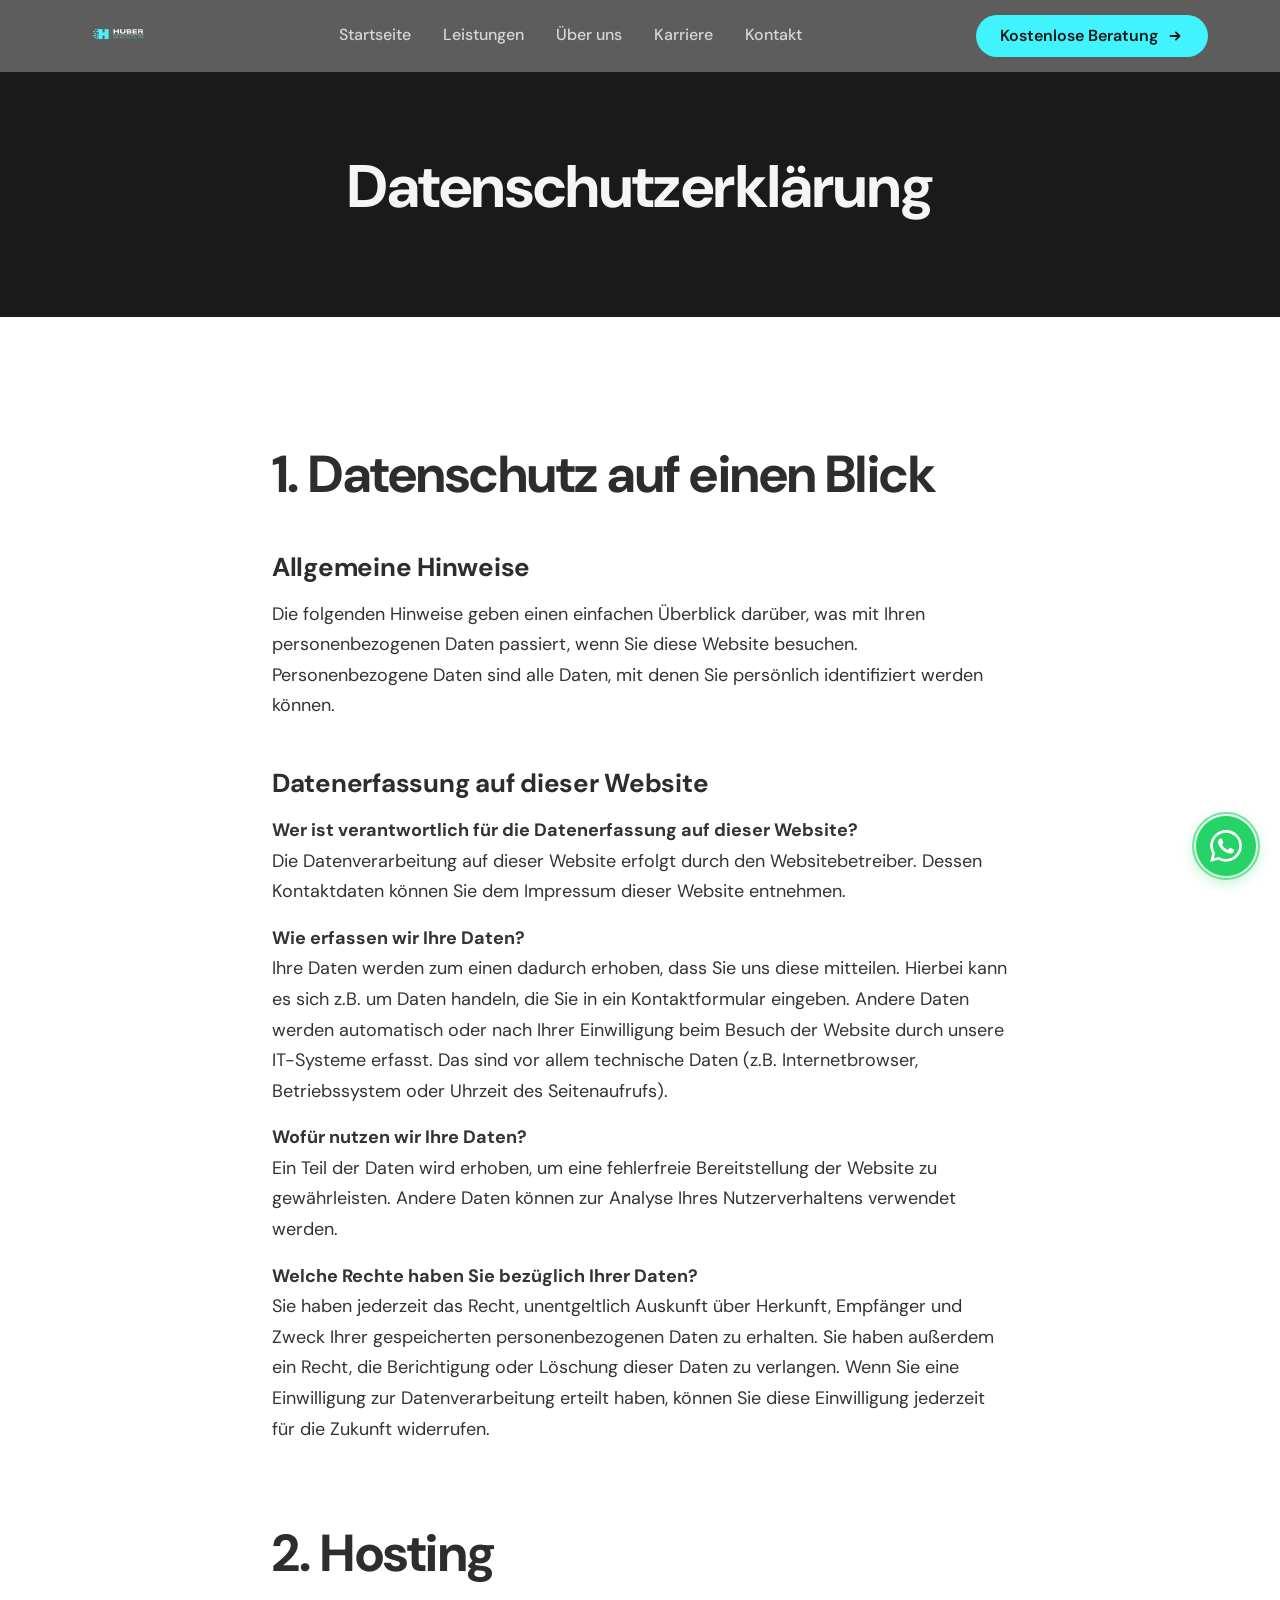
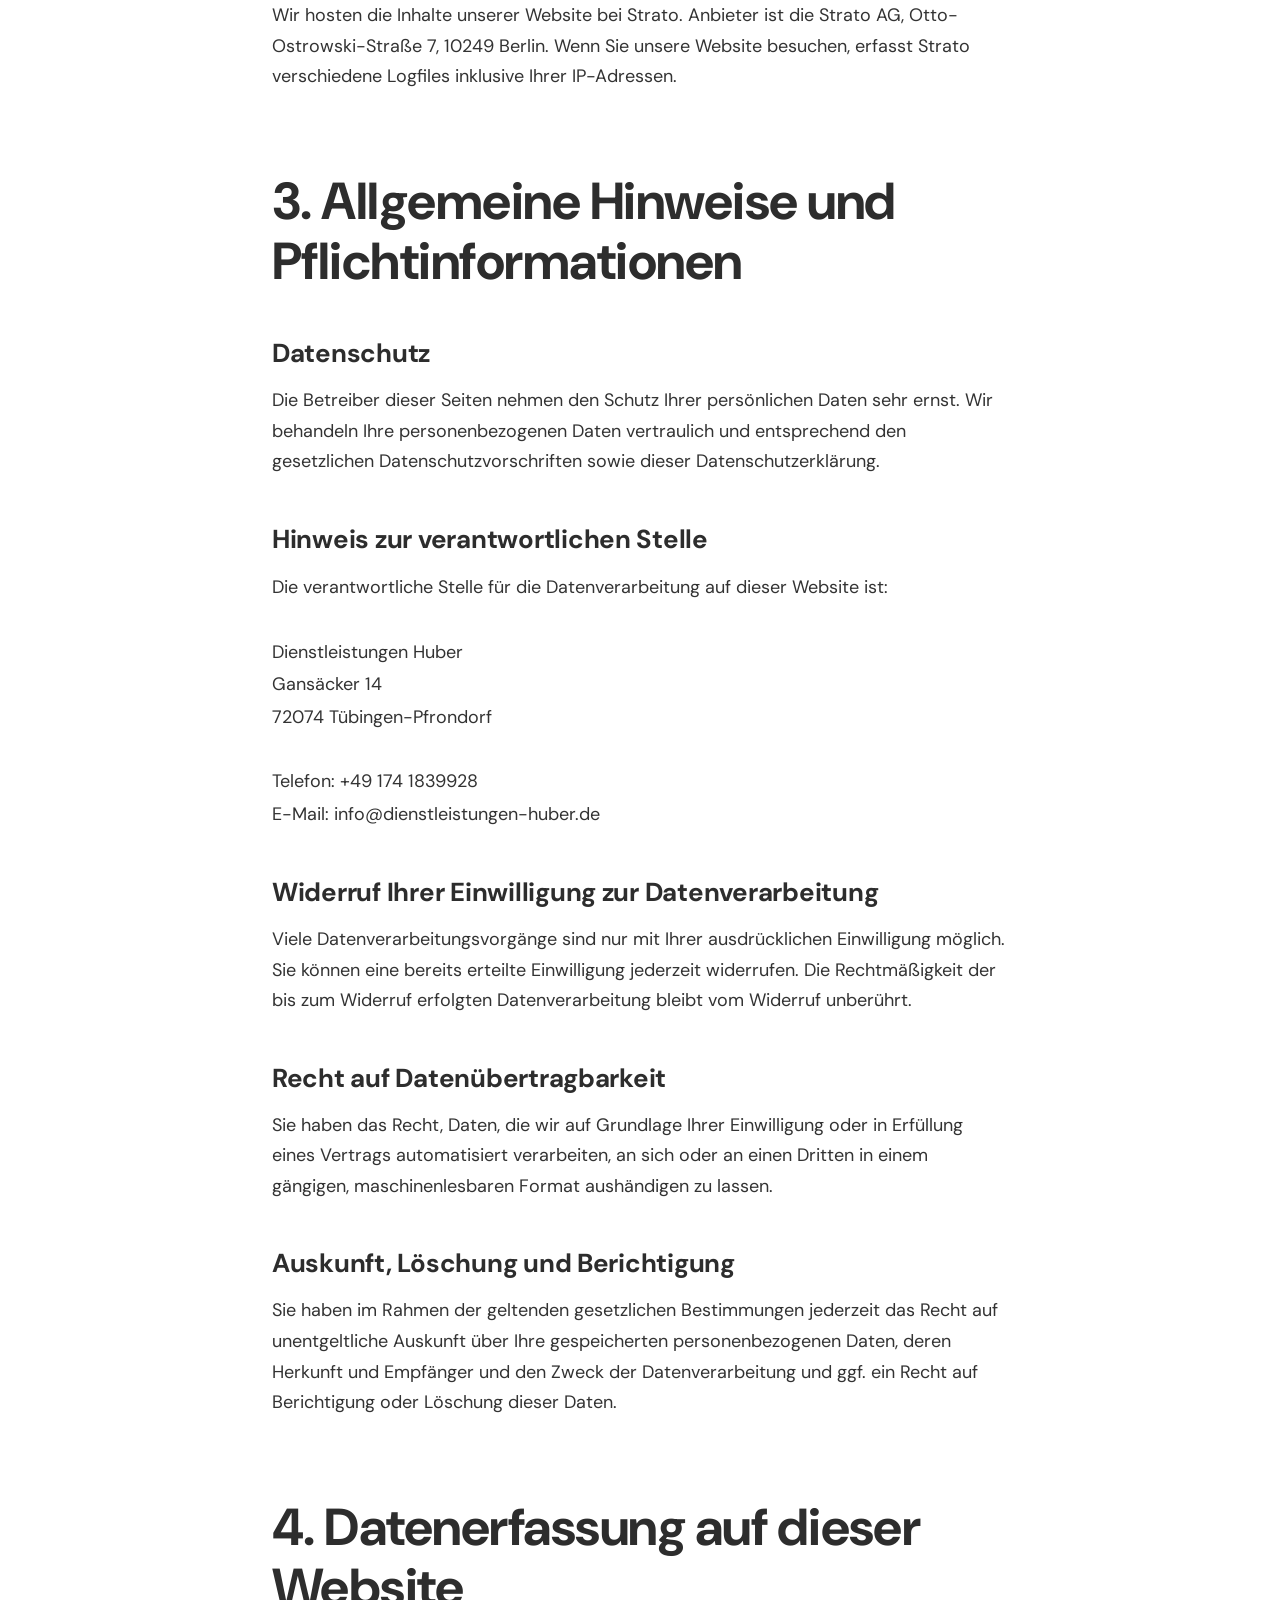
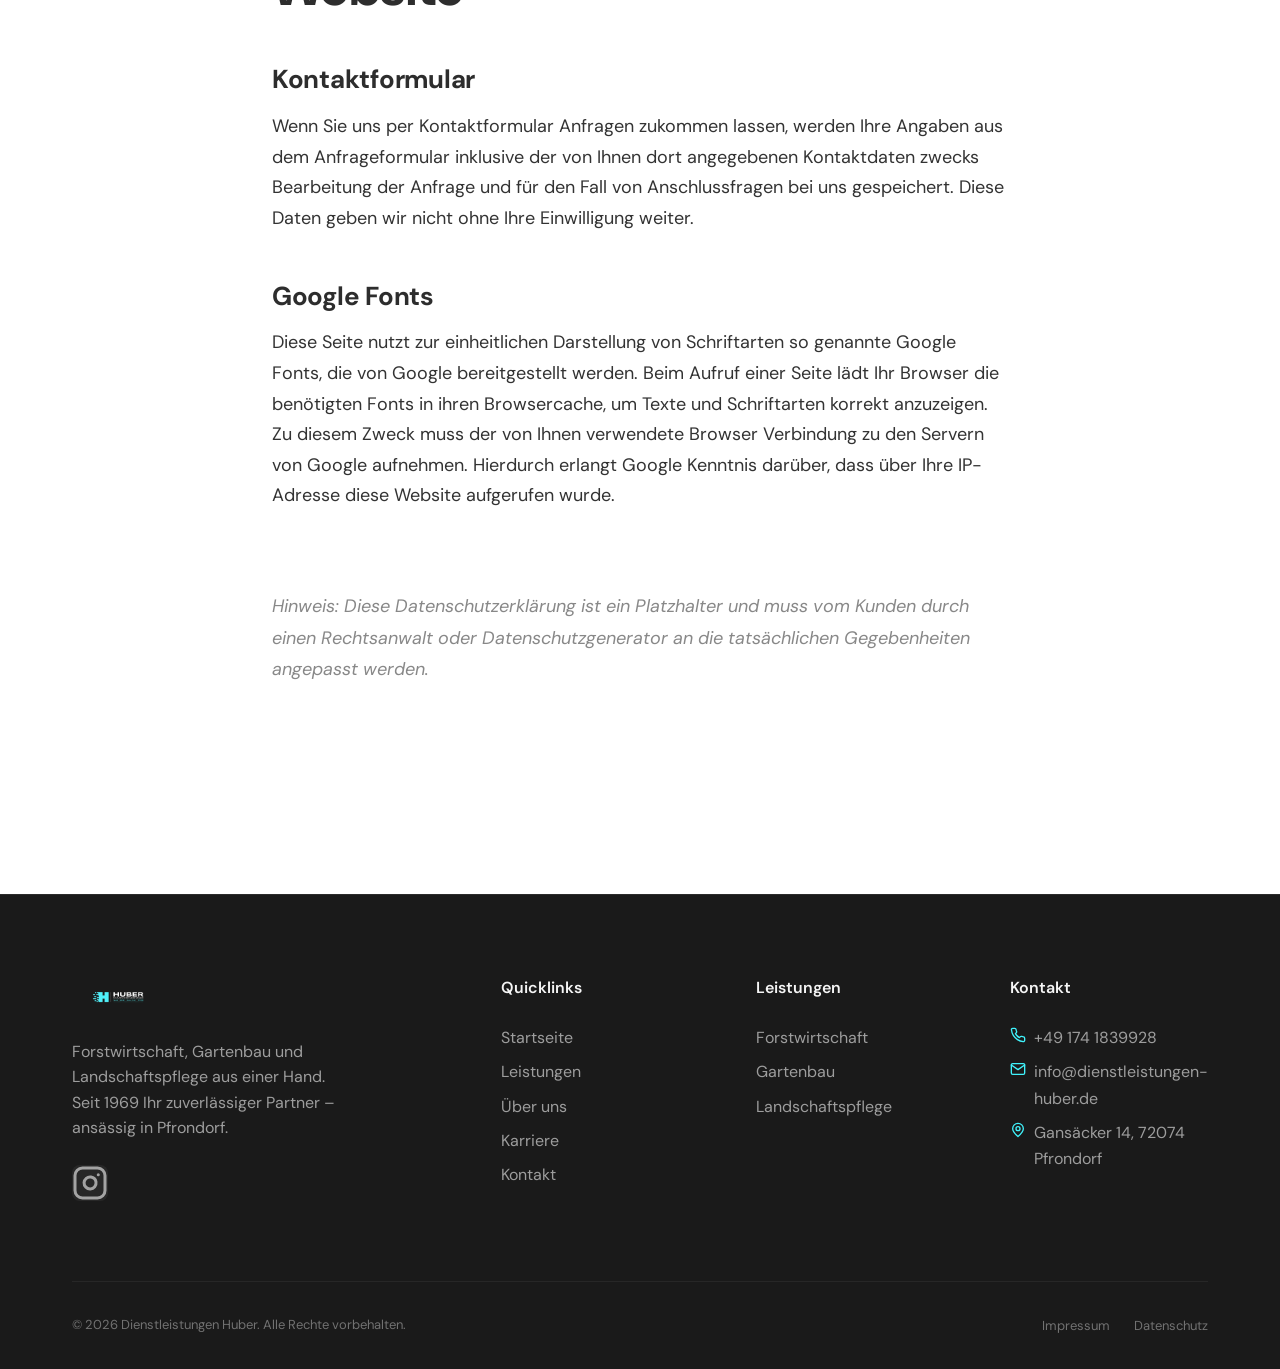
<file: datenschutz.html>
<!DOCTYPE html>
<html lang="de">
<head>
  <meta charset="UTF-8">
  <meta name="viewport" content="width=device-width, initial-scale=1.0">
  <link rel="icon" type="image/png" sizes="32x32" href="images/favicon-32.png">
  <link rel="icon" type="image/png" sizes="512x512" href="images/favicon-512.png">
  <link rel="icon" type="image/png" sizes="192x192" href="images/favicon-192.png">
  <link rel="apple-touch-icon" sizes="192x192" href="images/favicon-192.png">
  <title>Datenschutzerklärung – Dienstleistungen Huber</title>
  <meta name="description" content="Datenschutzerklärung der Dienstleistungen Huber – Informationen zum Datenschutz.">
  <meta name="robots" content="noindex">
  <link rel="preconnect" href="https://fonts.googleapis.com">
  <link rel="preconnect" href="https://fonts.gstatic.com" crossorigin>
  <link href="https://fonts.googleapis.com/css2?family=DM+Sans:ital,opsz,wght@0,9..40,400;0,9..40,500;0,9..40,600;0,9..40,700;0,9..40,800;1,9..40,400&display=swap" rel="stylesheet">
  <link rel="stylesheet" href="css/style.css">
</head>
<body>

  <!-- NAVIGATION -->
  <nav class="nav" id="nav">
    <div class="container nav__inner">
      <a class='nav__logo' href='/'>
        <img src="images/logo-transparent.png" alt="Dienstleistungen Huber Logo">
      </a>
      <ul class="nav__links" id="navLinks">
        <li><a href='/'>Startseite</a></li>
        <li><a href='/leistungen'>Leistungen</a></li>
        <li><a href='/ueber-uns'>Über uns</a></li>
        <li><a href='/karriere'>Karriere</a></li>
        <li><a href='/kontakt'>Kontakt</a></li>
      </ul>
      <a class='btn btn--primary nav__cta' href='/kontakt'>
        Kostenlose Beratung
        <svg class="arrow-icon" viewBox="0 0 20 20" fill="none" stroke="currentColor" stroke-width="2" stroke-linecap="round" stroke-linejoin="round"><path d="M5 10h10M11 6l4 4-4 4"/></svg>
      </a>
      <button class="nav__hamburger" id="hamburger" aria-label="Menü öffnen">
        <span></span><span></span><span></span>
      </button>
    </div>
  </nav>

  <!-- PAGE HEADER -->
  <section class="page-header">
    <div class="container">
      <h1>Datenschutzerklärung</h1>
    </div>
  </section>

  <!-- CONTENT -->
  <section class="about-section">
    <div class="container container--narrow">

      <h2>1. Datenschutz auf einen Blick</h2>

      <h3 style="margin-top: var(--space-xl);">Allgemeine Hinweise</h3>
      <p style="margin-top: var(--space-sm); line-height: 1.7;">
        Die folgenden Hinweise geben einen einfachen Überblick darüber, was mit Ihren personenbezogenen Daten passiert, wenn Sie diese Website besuchen. Personenbezogene Daten sind alle Daten, mit denen Sie persönlich identifiziert werden können.
      </p>

      <h3 style="margin-top: var(--space-xl);">Datenerfassung auf dieser Website</h3>
      <p style="margin-top: var(--space-sm); line-height: 1.7;">
        <strong>Wer ist verantwortlich für die Datenerfassung auf dieser Website?</strong><br>
        Die Datenverarbeitung auf dieser Website erfolgt durch den Websitebetreiber. Dessen Kontaktdaten können Sie dem Impressum dieser Website entnehmen.
      </p>
      <p style="margin-top: var(--space-sm); line-height: 1.7;">
        <strong>Wie erfassen wir Ihre Daten?</strong><br>
        Ihre Daten werden zum einen dadurch erhoben, dass Sie uns diese mitteilen. Hierbei kann es sich z.B. um Daten handeln, die Sie in ein Kontaktformular eingeben. Andere Daten werden automatisch oder nach Ihrer Einwilligung beim Besuch der Website durch unsere IT-Systeme erfasst. Das sind vor allem technische Daten (z.B. Internetbrowser, Betriebssystem oder Uhrzeit des Seitenaufrufs).
      </p>
      <p style="margin-top: var(--space-sm); line-height: 1.7;">
        <strong>Wofür nutzen wir Ihre Daten?</strong><br>
        Ein Teil der Daten wird erhoben, um eine fehlerfreie Bereitstellung der Website zu gewährleisten. Andere Daten können zur Analyse Ihres Nutzerverhaltens verwendet werden.
      </p>
      <p style="margin-top: var(--space-sm); line-height: 1.7;">
        <strong>Welche Rechte haben Sie bezüglich Ihrer Daten?</strong><br>
        Sie haben jederzeit das Recht, unentgeltlich Auskunft über Herkunft, Empfänger und Zweck Ihrer gespeicherten personenbezogenen Daten zu erhalten. Sie haben außerdem ein Recht, die Berichtigung oder Löschung dieser Daten zu verlangen. Wenn Sie eine Einwilligung zur Datenverarbeitung erteilt haben, können Sie diese Einwilligung jederzeit für die Zukunft widerrufen.
      </p>

      <h2 style="margin-top: var(--space-2xl);">2. Hosting</h2>
      <p style="margin-top: var(--space-sm); line-height: 1.7;">
        Wir hosten die Inhalte unserer Website bei Strato. Anbieter ist die Strato AG, Otto-Ostrowski-Straße 7, 10249 Berlin. Wenn Sie unsere Website besuchen, erfasst Strato verschiedene Logfiles inklusive Ihrer IP-Adressen.
      </p>

      <h2 style="margin-top: var(--space-2xl);">3. Allgemeine Hinweise und Pflichtinformationen</h2>

      <h3 style="margin-top: var(--space-xl);">Datenschutz</h3>
      <p style="margin-top: var(--space-sm); line-height: 1.7;">
        Die Betreiber dieser Seiten nehmen den Schutz Ihrer persönlichen Daten sehr ernst. Wir behandeln Ihre personenbezogenen Daten vertraulich und entsprechend den gesetzlichen Datenschutzvorschriften sowie dieser Datenschutzerklärung.
      </p>

      <h3 style="margin-top: var(--space-xl);">Hinweis zur verantwortlichen Stelle</h3>
      <p style="margin-top: var(--space-sm); line-height: 1.8;">
        Die verantwortliche Stelle für die Datenverarbeitung auf dieser Website ist:<br><br>
        Dienstleistungen Huber<br>
        Gansäcker 14<br>
        72074 Tübingen-Pfrondorf<br><br>
        Telefon: +49 174 1839928<br>
        E-Mail: info@dienstleistungen-huber.de
      </p>

      <h3 style="margin-top: var(--space-xl);">Widerruf Ihrer Einwilligung zur Datenverarbeitung</h3>
      <p style="margin-top: var(--space-sm); line-height: 1.7;">
        Viele Datenverarbeitungsvorgänge sind nur mit Ihrer ausdrücklichen Einwilligung möglich. Sie können eine bereits erteilte Einwilligung jederzeit widerrufen. Die Rechtmäßigkeit der bis zum Widerruf erfolgten Datenverarbeitung bleibt vom Widerruf unberührt.
      </p>

      <h3 style="margin-top: var(--space-xl);">Recht auf Datenübertragbarkeit</h3>
      <p style="margin-top: var(--space-sm); line-height: 1.7;">
        Sie haben das Recht, Daten, die wir auf Grundlage Ihrer Einwilligung oder in Erfüllung eines Vertrags automatisiert verarbeiten, an sich oder an einen Dritten in einem gängigen, maschinenlesbaren Format aushändigen zu lassen.
      </p>

      <h3 style="margin-top: var(--space-xl);">Auskunft, Löschung und Berichtigung</h3>
      <p style="margin-top: var(--space-sm); line-height: 1.7;">
        Sie haben im Rahmen der geltenden gesetzlichen Bestimmungen jederzeit das Recht auf unentgeltliche Auskunft über Ihre gespeicherten personenbezogenen Daten, deren Herkunft und Empfänger und den Zweck der Datenverarbeitung und ggf. ein Recht auf Berichtigung oder Löschung dieser Daten.
      </p>

      <h2 style="margin-top: var(--space-2xl);">4. Datenerfassung auf dieser Website</h2>

      <h3 style="margin-top: var(--space-xl);">Kontaktformular</h3>
      <p style="margin-top: var(--space-sm); line-height: 1.7;">
        Wenn Sie uns per Kontaktformular Anfragen zukommen lassen, werden Ihre Angaben aus dem Anfrageformular inklusive der von Ihnen dort angegebenen Kontaktdaten zwecks Bearbeitung der Anfrage und für den Fall von Anschlussfragen bei uns gespeichert. Diese Daten geben wir nicht ohne Ihre Einwilligung weiter.
      </p>

      <h3 style="margin-top: var(--space-xl);">Google Fonts</h3>
      <p style="margin-top: var(--space-sm); line-height: 1.7; margin-bottom: var(--space-2xl);">
        Diese Seite nutzt zur einheitlichen Darstellung von Schriftarten so genannte Google Fonts, die von Google bereitgestellt werden. Beim Aufruf einer Seite lädt Ihr Browser die benötigten Fonts in ihren Browsercache, um Texte und Schriftarten korrekt anzuzeigen. Zu diesem Zweck muss der von Ihnen verwendete Browser Verbindung zu den Servern von Google aufnehmen. Hierdurch erlangt Google Kenntnis darüber, dass über Ihre IP-Adresse diese Website aufgerufen wurde.
      </p>

      <p style="margin-bottom: var(--space-2xl); color: var(--text-muted); font-style: italic;">
        Hinweis: Diese Datenschutzerklärung ist ein Platzhalter und muss vom Kunden durch einen Rechtsanwalt oder Datenschutzgenerator an die tatsächlichen Gegebenheiten angepasst werden.
      </p>
    </div>
  </section>

  <!-- FOOTER -->
  <footer class="footer">
    <div class="container">
      <div class="footer__inner">
        <div class="footer__brand">
          <a class='nav__logo' href='/'>
            <img src="images/logo-transparent.png" alt="Dienstleistungen Huber Logo">
          </a>
          <p>Forstwirtschaft, Gartenbau und Landschaftspflege aus einer Hand. Seit 1969 Ihr zuverlässiger Partner – ansässig in Pfrondorf.</p>
          <div class="footer__social">
            <a href="https://www.instagram.com/huber_naturdienstleistungen" target="_blank" rel="noopener" aria-label="Instagram">
              <svg viewBox="0 0 24 24" fill="none" stroke="currentColor" stroke-width="2" stroke-linecap="round" stroke-linejoin="round"><rect x="2" y="2" width="20" height="20" rx="5"/><path d="M16 11.37A4 4 0 1 1 12.63 8 4 4 0 0 1 16 11.37z"/><line x1="17.5" y1="6.5" x2="17.51" y2="6.5"/></svg>
            </a>
          </div>
        </div>
        <div class="footer__col">
          <h4>Quicklinks</h4>
          <ul>
            <li><a href='/'>Startseite</a></li>
            <li><a href='/leistungen'>Leistungen</a></li>
            <li><a href='/ueber-uns'>Über uns</a></li>
            <li><a href='/karriere'>Karriere</a></li>
            <li><a href='/kontakt'>Kontakt</a></li>
          </ul>
        </div>
        <div class="footer__col">
          <h4>Leistungen</h4>
          <ul>
            <li><a href='/leistungen#forstwirtschaft'>Forstwirtschaft</a></li>
            <li><a href='/leistungen#gartenbau'>Gartenbau</a></li>
            <li><a href='/leistungen#landschaftspflege'>Landschaftspflege</a></li>
          </ul>
        </div>
        <div class="footer__col">
          <h4>Kontakt</h4>
          <div class="footer__contact-item">
            <svg viewBox="0 0 24 24" fill="none" stroke="currentColor" stroke-width="2" stroke-linecap="round" stroke-linejoin="round"><path d="M22 16.92v3a2 2 0 0 1-2.18 2 19.79 19.79 0 0 1-8.63-3.07 19.5 19.5 0 0 1-6-6 19.79 19.79 0 0 1-3.07-8.67A2 2 0 0 1 4.11 2h3a2 2 0 0 1 2 1.72c.127.96.361 1.903.7 2.81a2 2 0 0 1-.45 2.11L8.09 9.91a16 16 0 0 0 6 6l1.27-1.27a2 2 0 0 1 2.11-.45c.907.339 1.85.573 2.81.7A2 2 0 0 1 22 16.92z"/></svg>
            <a href="tel:+491741839928">+49 174 1839928</a>
          </div>
          <div class="footer__contact-item">
            <svg viewBox="0 0 24 24" fill="none" stroke="currentColor" stroke-width="2" stroke-linecap="round" stroke-linejoin="round"><path d="M4 4h16c1.1 0 2 .9 2 2v12c0 1.1-.9 2-2 2H4c-1.1 0-2-.9-2-2V6c0-1.1.9-2 2-2z"/><polyline points="22,6 12,13 2,6"/></svg>
            <a href="mailto:info@dienstleistungen-huber.de">info@dienstleistungen-huber.de</a>
          </div>
          <div class="footer__contact-item">
            <svg viewBox="0 0 24 24" fill="none" stroke="currentColor" stroke-width="2" stroke-linecap="round" stroke-linejoin="round"><circle cx="12" cy="10" r="3"/><path d="M12 21.7C17.3 17 20 13 20 10a8 8 0 1 0-16 0c0 3 2.7 7 8 11.7z"/></svg>
            <span>Gansäcker 14, 72074 Pfrondorf</span>
          </div>
        </div>
      </div>
      <div class="footer__bottom">
        <p>&copy; 2026 Dienstleistungen Huber. Alle Rechte vorbehalten.</p>
        <div class="footer__legal">
          <a href='/impressum'>Impressum</a>
          <a href='/datenschutz'>Datenschutz</a>
        </div>
      </div>
    </div>
  </footer>

  <script src="js/main.js"></script>
<!-- WhatsApp Widget -->
<div class="wa-widget">
  <a href="https://wa.me/491741839928" target="_blank" rel="noopener" class="wa-widget__btn" aria-label="WhatsApp Nachricht senden">
    <svg viewBox="0 0 24 24" xmlns="http://www.w3.org/2000/svg"><path d="M17.472 14.382c-.297-.149-1.758-.867-2.03-.967-.273-.099-.471-.148-.67.15-.197.297-.767.966-.94 1.164-.173.199-.347.223-.644.075-.297-.15-1.255-.463-2.39-1.475-.883-.788-1.48-1.761-1.653-2.059-.173-.297-.018-.458.13-.606.134-.133.298-.347.446-.52.149-.174.198-.298.298-.497.099-.198.05-.371-.025-.52-.075-.149-.669-1.612-.916-2.207-.242-.579-.487-.5-.669-.51-.173-.008-.371-.01-.57-.01-.198 0-.52.074-.792.372-.272.297-1.04 1.016-1.04 2.479 0 1.462 1.065 2.875 1.213 3.074.149.198 2.096 3.2 5.077 4.487.709.306 1.262.489 1.694.625.712.227 1.36.195 1.871.118.571-.085 1.758-.719 2.006-1.413.248-.694.248-1.289.173-1.413-.074-.124-.272-.198-.57-.347m-5.421 7.403h-.004a9.87 9.87 0 01-5.031-1.378l-.361-.214-3.741.982.998-3.648-.235-.374a9.86 9.86 0 01-1.51-5.26c.001-5.45 4.436-9.884 9.888-9.884 2.64 0 5.122 1.03 6.988 2.898a9.825 9.825 0 012.893 6.994c-.003 5.45-4.437 9.884-9.885 9.884m8.413-18.297A11.815 11.815 0 0012.05 0C5.495 0 .16 5.335.157 11.892c0 2.096.547 4.142 1.588 5.945L.057 24l6.305-1.654a11.882 11.882 0 005.683 1.448h.005c6.554 0 11.89-5.335 11.893-11.893a11.821 11.821 0 00-3.48-8.413z"/></svg>
  </a>
  <span class="wa-widget__tooltip">Schreib uns auf WhatsApp!</span>
</div>
</body>
</html>
</file>
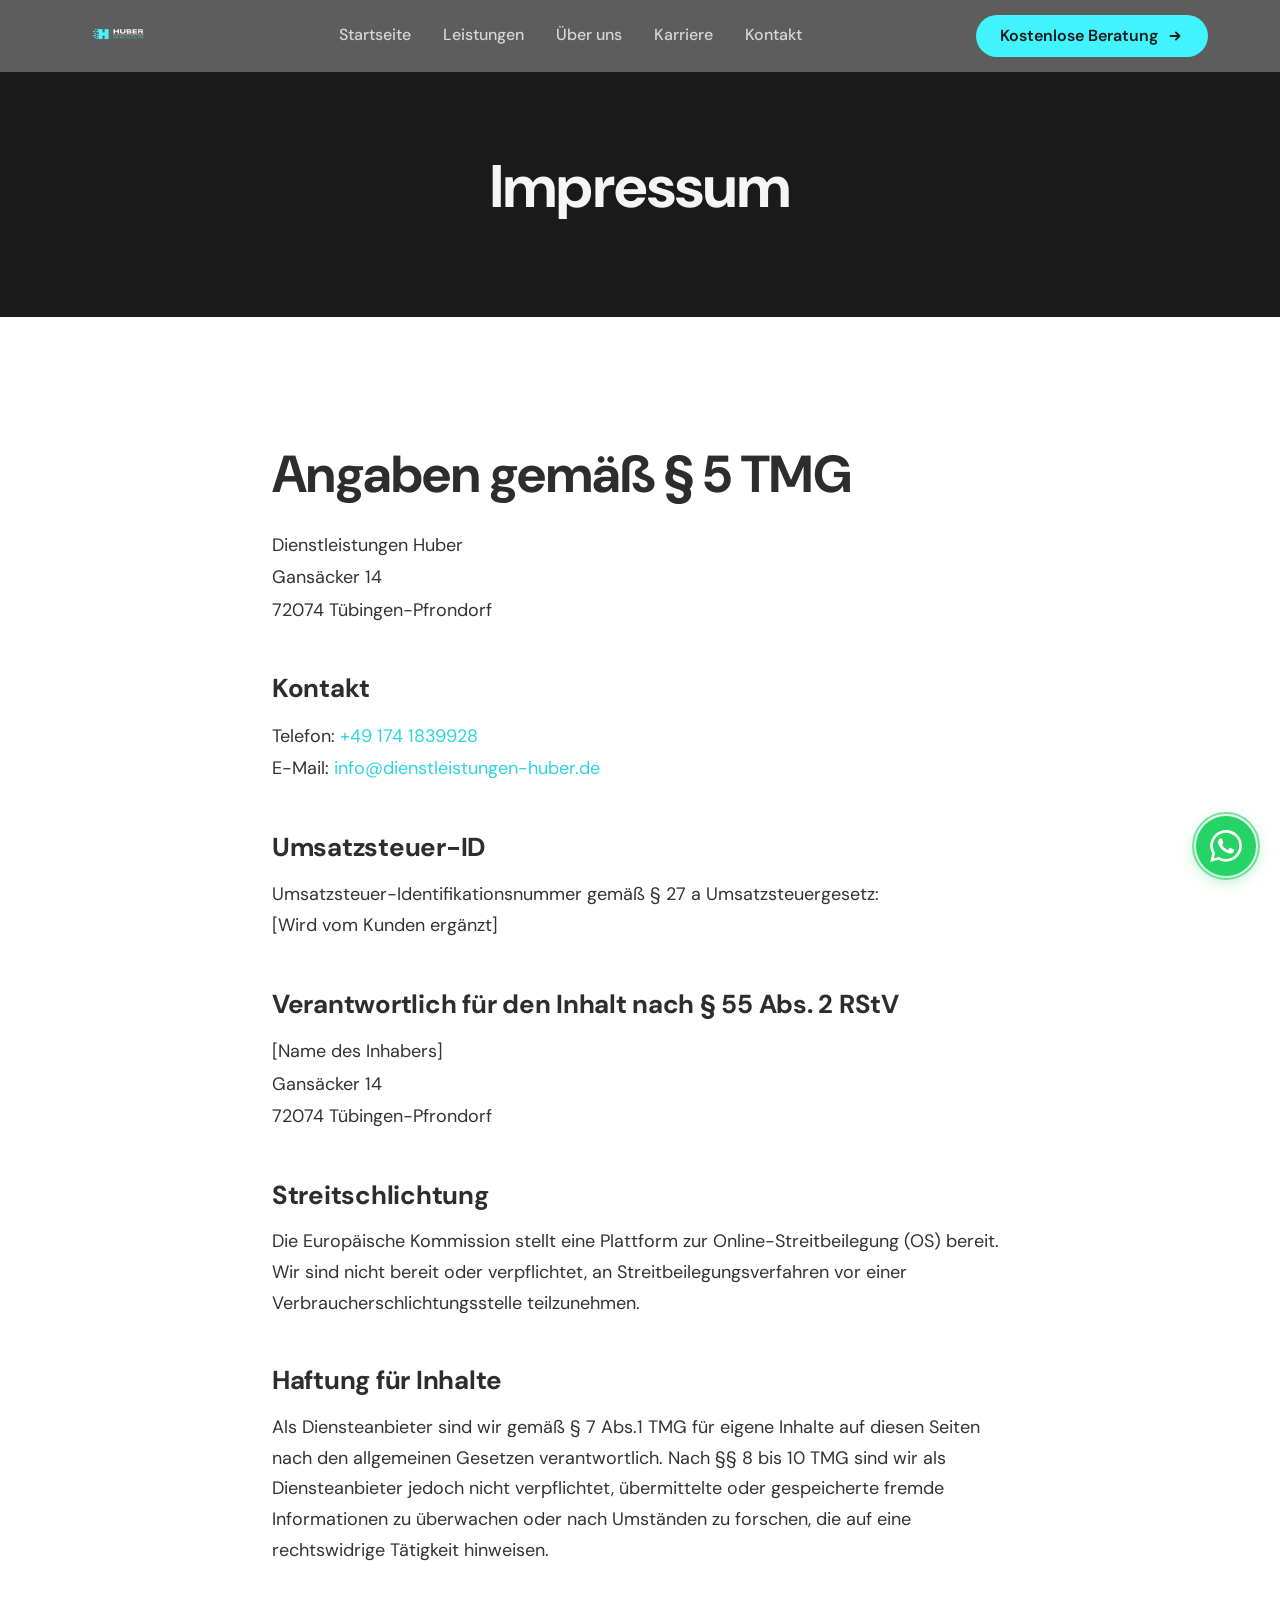
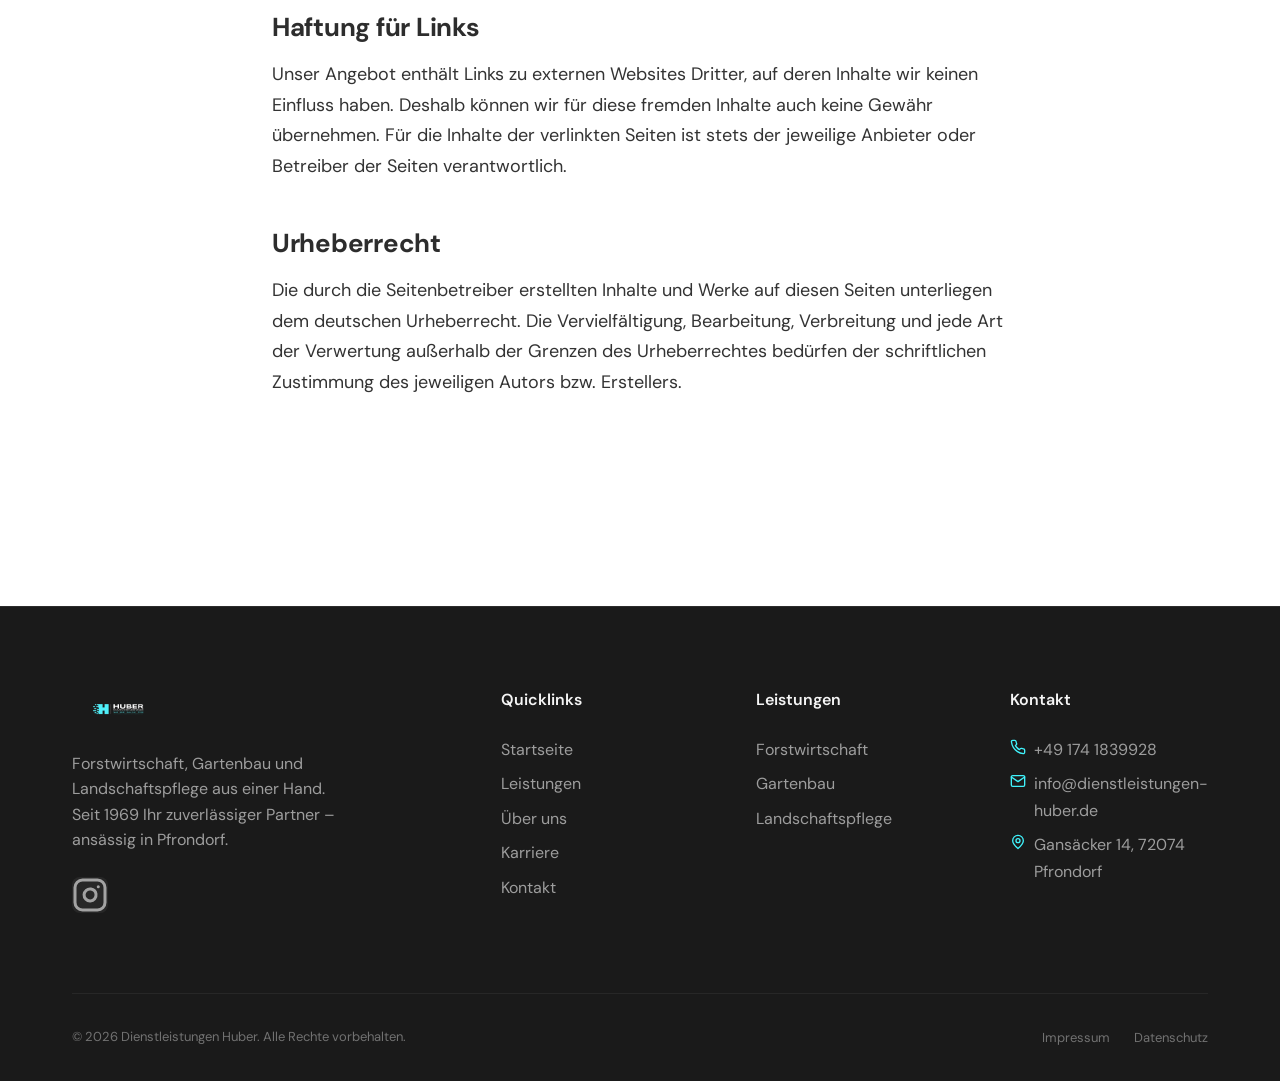
<file: impressum.html>
<!DOCTYPE html>
<html lang="de">
<head>
  <meta charset="UTF-8">
  <meta name="viewport" content="width=device-width, initial-scale=1.0">
  <link rel="icon" type="image/png" sizes="32x32" href="images/favicon-32.png">
  <link rel="icon" type="image/png" sizes="512x512" href="images/favicon-512.png">
  <link rel="icon" type="image/png" sizes="192x192" href="images/favicon-192.png">
  <link rel="apple-touch-icon" sizes="192x192" href="images/favicon-192.png">
  <title>Impressum – Dienstleistungen Huber</title>
  <meta name="description" content="Impressum der Dienstleistungen Huber – Forstwirtschaft, Gartenbau und Landschaftspflege in Pfrondorf.">
  <meta name="robots" content="noindex">
  <link rel="preconnect" href="https://fonts.googleapis.com">
  <link rel="preconnect" href="https://fonts.gstatic.com" crossorigin>
  <link href="https://fonts.googleapis.com/css2?family=DM+Sans:ital,opsz,wght@0,9..40,400;0,9..40,500;0,9..40,600;0,9..40,700;0,9..40,800;1,9..40,400&display=swap" rel="stylesheet">
  <link rel="stylesheet" href="css/style.css">
</head>
<body>

  <!-- NAVIGATION -->
  <nav class="nav" id="nav">
    <div class="container nav__inner">
      <a class='nav__logo' href='/'>
        <img src="images/logo-transparent.png" alt="Dienstleistungen Huber Logo">
      </a>
      <ul class="nav__links" id="navLinks">
        <li><a href='/'>Startseite</a></li>
        <li><a href='/leistungen'>Leistungen</a></li>
        <li><a href='/ueber-uns'>Über uns</a></li>
        <li><a href='/karriere'>Karriere</a></li>
        <li><a href='/kontakt'>Kontakt</a></li>
      </ul>
      <a class='btn btn--primary nav__cta' href='/kontakt'>
        Kostenlose Beratung
        <svg class="arrow-icon" viewBox="0 0 20 20" fill="none" stroke="currentColor" stroke-width="2" stroke-linecap="round" stroke-linejoin="round"><path d="M5 10h10M11 6l4 4-4 4"/></svg>
      </a>
      <button class="nav__hamburger" id="hamburger" aria-label="Menü öffnen">
        <span></span><span></span><span></span>
      </button>
    </div>
  </nav>

  <!-- PAGE HEADER -->
  <section class="page-header">
    <div class="container">
      <h1>Impressum</h1>
    </div>
  </section>

  <!-- CONTENT -->
  <section class="about-section">
    <div class="container container--narrow">
      <h2>Angaben gemäß § 5 TMG</h2>
      <p style="margin-top: var(--space-md); line-height: 1.8;">
        Dienstleistungen Huber<br>
        Gansäcker 14<br>
        72074 Tübingen-Pfrondorf
      </p>

      <h3 style="margin-top: var(--space-xl);">Kontakt</h3>
      <p style="margin-top: var(--space-sm); line-height: 1.8;">
        Telefon: <a href="tel:+491741839928" style="color: var(--accent-dark);">+49 174 1839928</a><br>
        E-Mail: <a href="mailto:info@dienstleistungen-huber.de" style="color: var(--accent-dark);">info@dienstleistungen-huber.de</a>
      </p>

      <h3 style="margin-top: var(--space-xl);">Umsatzsteuer-ID</h3>
      <p style="margin-top: var(--space-sm);">
        Umsatzsteuer-Identifikationsnummer gemäß § 27 a Umsatzsteuergesetz:<br>
        [Wird vom Kunden ergänzt]
      </p>

      <h3 style="margin-top: var(--space-xl);">Verantwortlich für den Inhalt nach § 55 Abs. 2 RStV</h3>
      <p style="margin-top: var(--space-sm); line-height: 1.8;">
        [Name des Inhabers]<br>
        Gansäcker 14<br>
        72074 Tübingen-Pfrondorf
      </p>

      <h3 style="margin-top: var(--space-xl);">Streitschlichtung</h3>
      <p style="margin-top: var(--space-sm); line-height: 1.7;">
        Die Europäische Kommission stellt eine Plattform zur Online-Streitbeilegung (OS) bereit. Wir sind nicht bereit oder verpflichtet, an Streitbeilegungsverfahren vor einer Verbraucherschlichtungsstelle teilzunehmen.
      </p>

      <h3 style="margin-top: var(--space-xl);">Haftung für Inhalte</h3>
      <p style="margin-top: var(--space-sm); line-height: 1.7;">
        Als Diensteanbieter sind wir gemäß § 7 Abs.1 TMG für eigene Inhalte auf diesen Seiten nach den allgemeinen Gesetzen verantwortlich. Nach §§ 8 bis 10 TMG sind wir als Diensteanbieter jedoch nicht verpflichtet, übermittelte oder gespeicherte fremde Informationen zu überwachen oder nach Umständen zu forschen, die auf eine rechtswidrige Tätigkeit hinweisen.
      </p>

      <h3 style="margin-top: var(--space-xl);">Haftung für Links</h3>
      <p style="margin-top: var(--space-sm); line-height: 1.7;">
        Unser Angebot enthält Links zu externen Websites Dritter, auf deren Inhalte wir keinen Einfluss haben. Deshalb können wir für diese fremden Inhalte auch keine Gewähr übernehmen. Für die Inhalte der verlinkten Seiten ist stets der jeweilige Anbieter oder Betreiber der Seiten verantwortlich.
      </p>

      <h3 style="margin-top: var(--space-xl);">Urheberrecht</h3>
      <p style="margin-top: var(--space-sm); line-height: 1.7; margin-bottom: var(--space-2xl);">
        Die durch die Seitenbetreiber erstellten Inhalte und Werke auf diesen Seiten unterliegen dem deutschen Urheberrecht. Die Vervielfältigung, Bearbeitung, Verbreitung und jede Art der Verwertung außerhalb der Grenzen des Urheberrechtes bedürfen der schriftlichen Zustimmung des jeweiligen Autors bzw. Erstellers.
      </p>
    </div>
  </section>

  <!-- FOOTER -->
  <footer class="footer">
    <div class="container">
      <div class="footer__inner">
        <div class="footer__brand">
          <a class='nav__logo' href='/'>
            <img src="images/logo-transparent.png" alt="Dienstleistungen Huber Logo">
          </a>
          <p>Forstwirtschaft, Gartenbau und Landschaftspflege aus einer Hand. Seit 1969 Ihr zuverlässiger Partner – ansässig in Pfrondorf.</p>
          <div class="footer__social">
            <a href="https://www.instagram.com/huber_naturdienstleistungen" target="_blank" rel="noopener" aria-label="Instagram">
              <svg viewBox="0 0 24 24" fill="none" stroke="currentColor" stroke-width="2" stroke-linecap="round" stroke-linejoin="round"><rect x="2" y="2" width="20" height="20" rx="5"/><path d="M16 11.37A4 4 0 1 1 12.63 8 4 4 0 0 1 16 11.37z"/><line x1="17.5" y1="6.5" x2="17.51" y2="6.5"/></svg>
            </a>
          </div>
        </div>
        <div class="footer__col">
          <h4>Quicklinks</h4>
          <ul>
            <li><a href='/'>Startseite</a></li>
            <li><a href='/leistungen'>Leistungen</a></li>
            <li><a href='/ueber-uns'>Über uns</a></li>
            <li><a href='/karriere'>Karriere</a></li>
            <li><a href='/kontakt'>Kontakt</a></li>
          </ul>
        </div>
        <div class="footer__col">
          <h4>Leistungen</h4>
          <ul>
            <li><a href='/leistungen#forstwirtschaft'>Forstwirtschaft</a></li>
            <li><a href='/leistungen#gartenbau'>Gartenbau</a></li>
            <li><a href='/leistungen#landschaftspflege'>Landschaftspflege</a></li>
          </ul>
        </div>
        <div class="footer__col">
          <h4>Kontakt</h4>
          <div class="footer__contact-item">
            <svg viewBox="0 0 24 24" fill="none" stroke="currentColor" stroke-width="2" stroke-linecap="round" stroke-linejoin="round"><path d="M22 16.92v3a2 2 0 0 1-2.18 2 19.79 19.79 0 0 1-8.63-3.07 19.5 19.5 0 0 1-6-6 19.79 19.79 0 0 1-3.07-8.67A2 2 0 0 1 4.11 2h3a2 2 0 0 1 2 1.72c.127.96.361 1.903.7 2.81a2 2 0 0 1-.45 2.11L8.09 9.91a16 16 0 0 0 6 6l1.27-1.27a2 2 0 0 1 2.11-.45c.907.339 1.85.573 2.81.7A2 2 0 0 1 22 16.92z"/></svg>
            <a href="tel:+491741839928">+49 174 1839928</a>
          </div>
          <div class="footer__contact-item">
            <svg viewBox="0 0 24 24" fill="none" stroke="currentColor" stroke-width="2" stroke-linecap="round" stroke-linejoin="round"><path d="M4 4h16c1.1 0 2 .9 2 2v12c0 1.1-.9 2-2 2H4c-1.1 0-2-.9-2-2V6c0-1.1.9-2 2-2z"/><polyline points="22,6 12,13 2,6"/></svg>
            <a href="mailto:info@dienstleistungen-huber.de">info@dienstleistungen-huber.de</a>
          </div>
          <div class="footer__contact-item">
            <svg viewBox="0 0 24 24" fill="none" stroke="currentColor" stroke-width="2" stroke-linecap="round" stroke-linejoin="round"><circle cx="12" cy="10" r="3"/><path d="M12 21.7C17.3 17 20 13 20 10a8 8 0 1 0-16 0c0 3 2.7 7 8 11.7z"/></svg>
            <span>Gansäcker 14, 72074 Pfrondorf</span>
          </div>
        </div>
      </div>
      <div class="footer__bottom">
        <p>&copy; 2026 Dienstleistungen Huber. Alle Rechte vorbehalten.</p>
        <div class="footer__legal">
          <a href='/impressum'>Impressum</a>
          <a href='/datenschutz'>Datenschutz</a>
        </div>
      </div>
    </div>
  </footer>

  <script src="js/main.js"></script>
<!-- WhatsApp Widget -->
<div class="wa-widget">
  <a href="https://wa.me/491741839928" target="_blank" rel="noopener" class="wa-widget__btn" aria-label="WhatsApp Nachricht senden">
    <svg viewBox="0 0 24 24" xmlns="http://www.w3.org/2000/svg"><path d="M17.472 14.382c-.297-.149-1.758-.867-2.03-.967-.273-.099-.471-.148-.67.15-.197.297-.767.966-.94 1.164-.173.199-.347.223-.644.075-.297-.15-1.255-.463-2.39-1.475-.883-.788-1.48-1.761-1.653-2.059-.173-.297-.018-.458.13-.606.134-.133.298-.347.446-.52.149-.174.198-.298.298-.497.099-.198.05-.371-.025-.52-.075-.149-.669-1.612-.916-2.207-.242-.579-.487-.5-.669-.51-.173-.008-.371-.01-.57-.01-.198 0-.52.074-.792.372-.272.297-1.04 1.016-1.04 2.479 0 1.462 1.065 2.875 1.213 3.074.149.198 2.096 3.2 5.077 4.487.709.306 1.262.489 1.694.625.712.227 1.36.195 1.871.118.571-.085 1.758-.719 2.006-1.413.248-.694.248-1.289.173-1.413-.074-.124-.272-.198-.57-.347m-5.421 7.403h-.004a9.87 9.87 0 01-5.031-1.378l-.361-.214-3.741.982.998-3.648-.235-.374a9.86 9.86 0 01-1.51-5.26c.001-5.45 4.436-9.884 9.888-9.884 2.64 0 5.122 1.03 6.988 2.898a9.825 9.825 0 012.893 6.994c-.003 5.45-4.437 9.884-9.885 9.884m8.413-18.297A11.815 11.815 0 0012.05 0C5.495 0 .16 5.335.157 11.892c0 2.096.547 4.142 1.588 5.945L.057 24l6.305-1.654a11.882 11.882 0 005.683 1.448h.005c6.554 0 11.89-5.335 11.893-11.893a11.821 11.821 0 00-3.48-8.413z"/></svg>
  </a>
  <span class="wa-widget__tooltip">Schreib uns auf WhatsApp!</span>
</div>
</body>
</html>
</file>
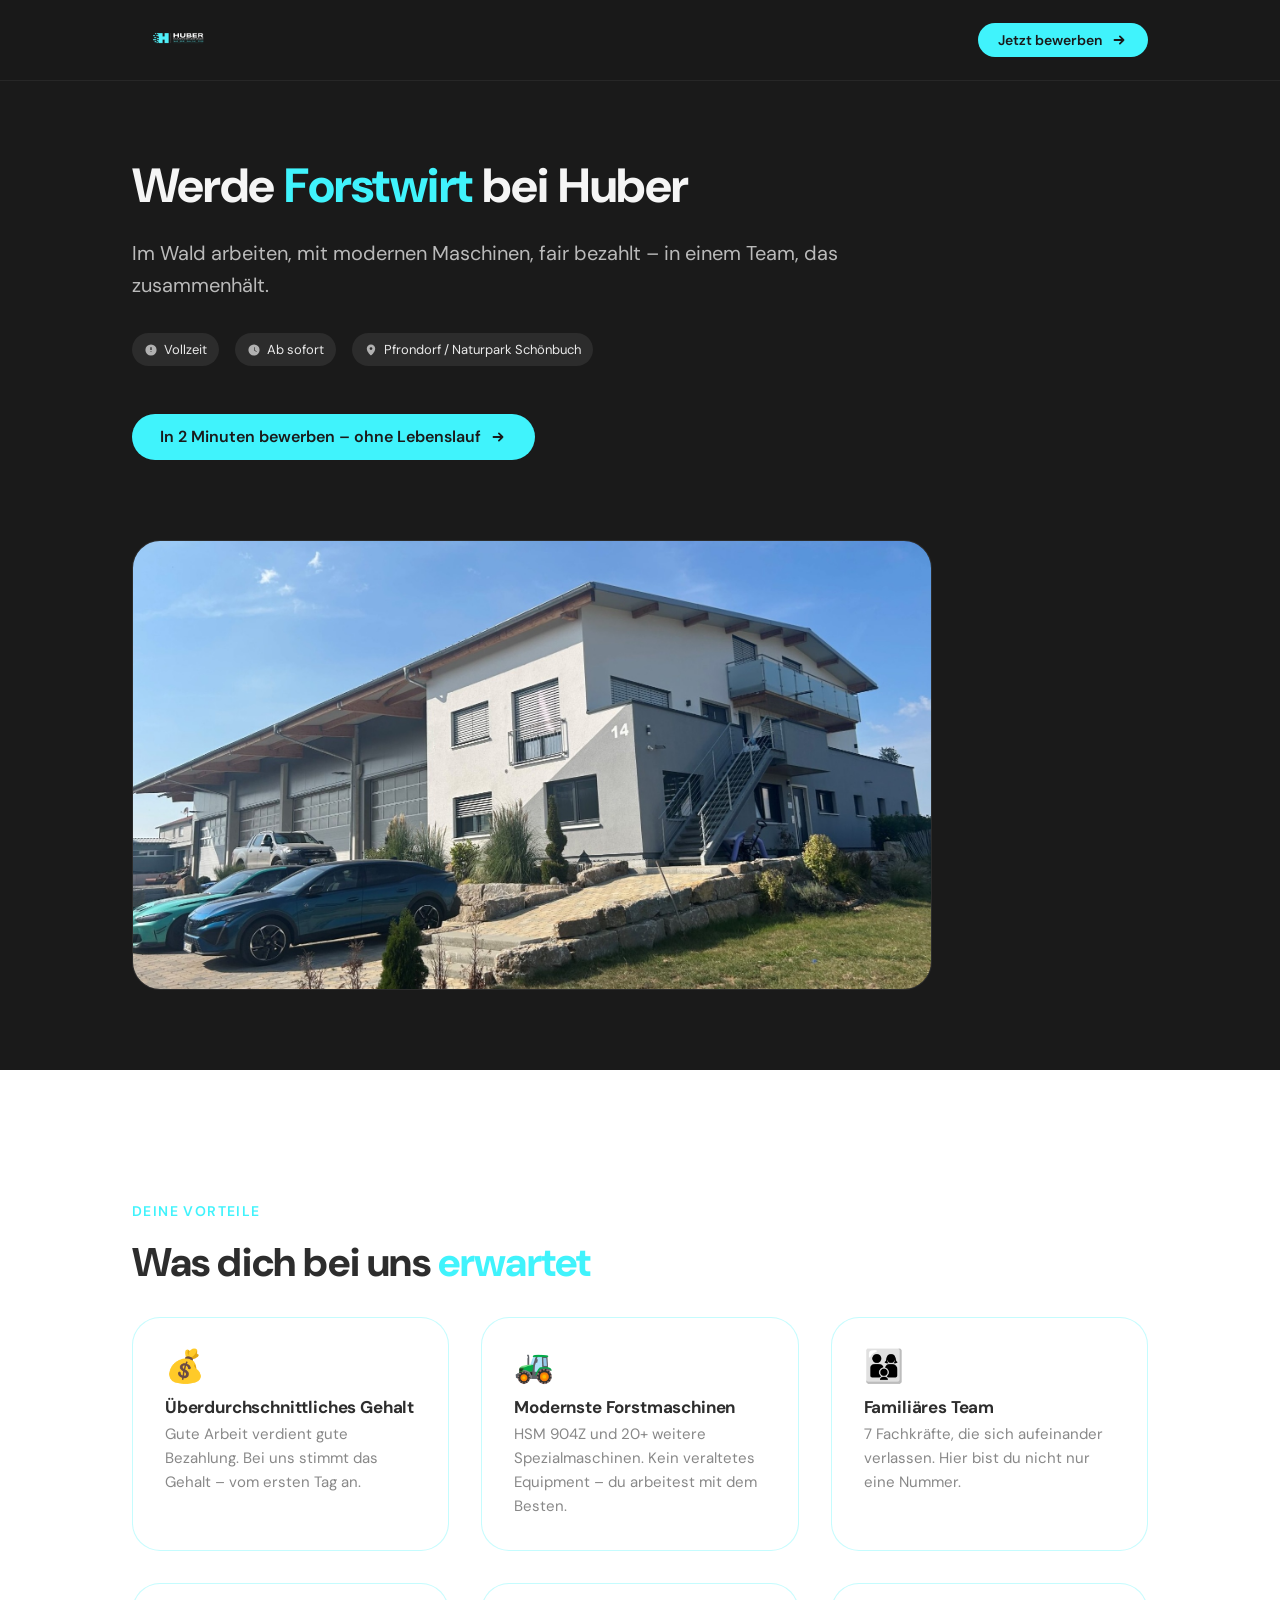
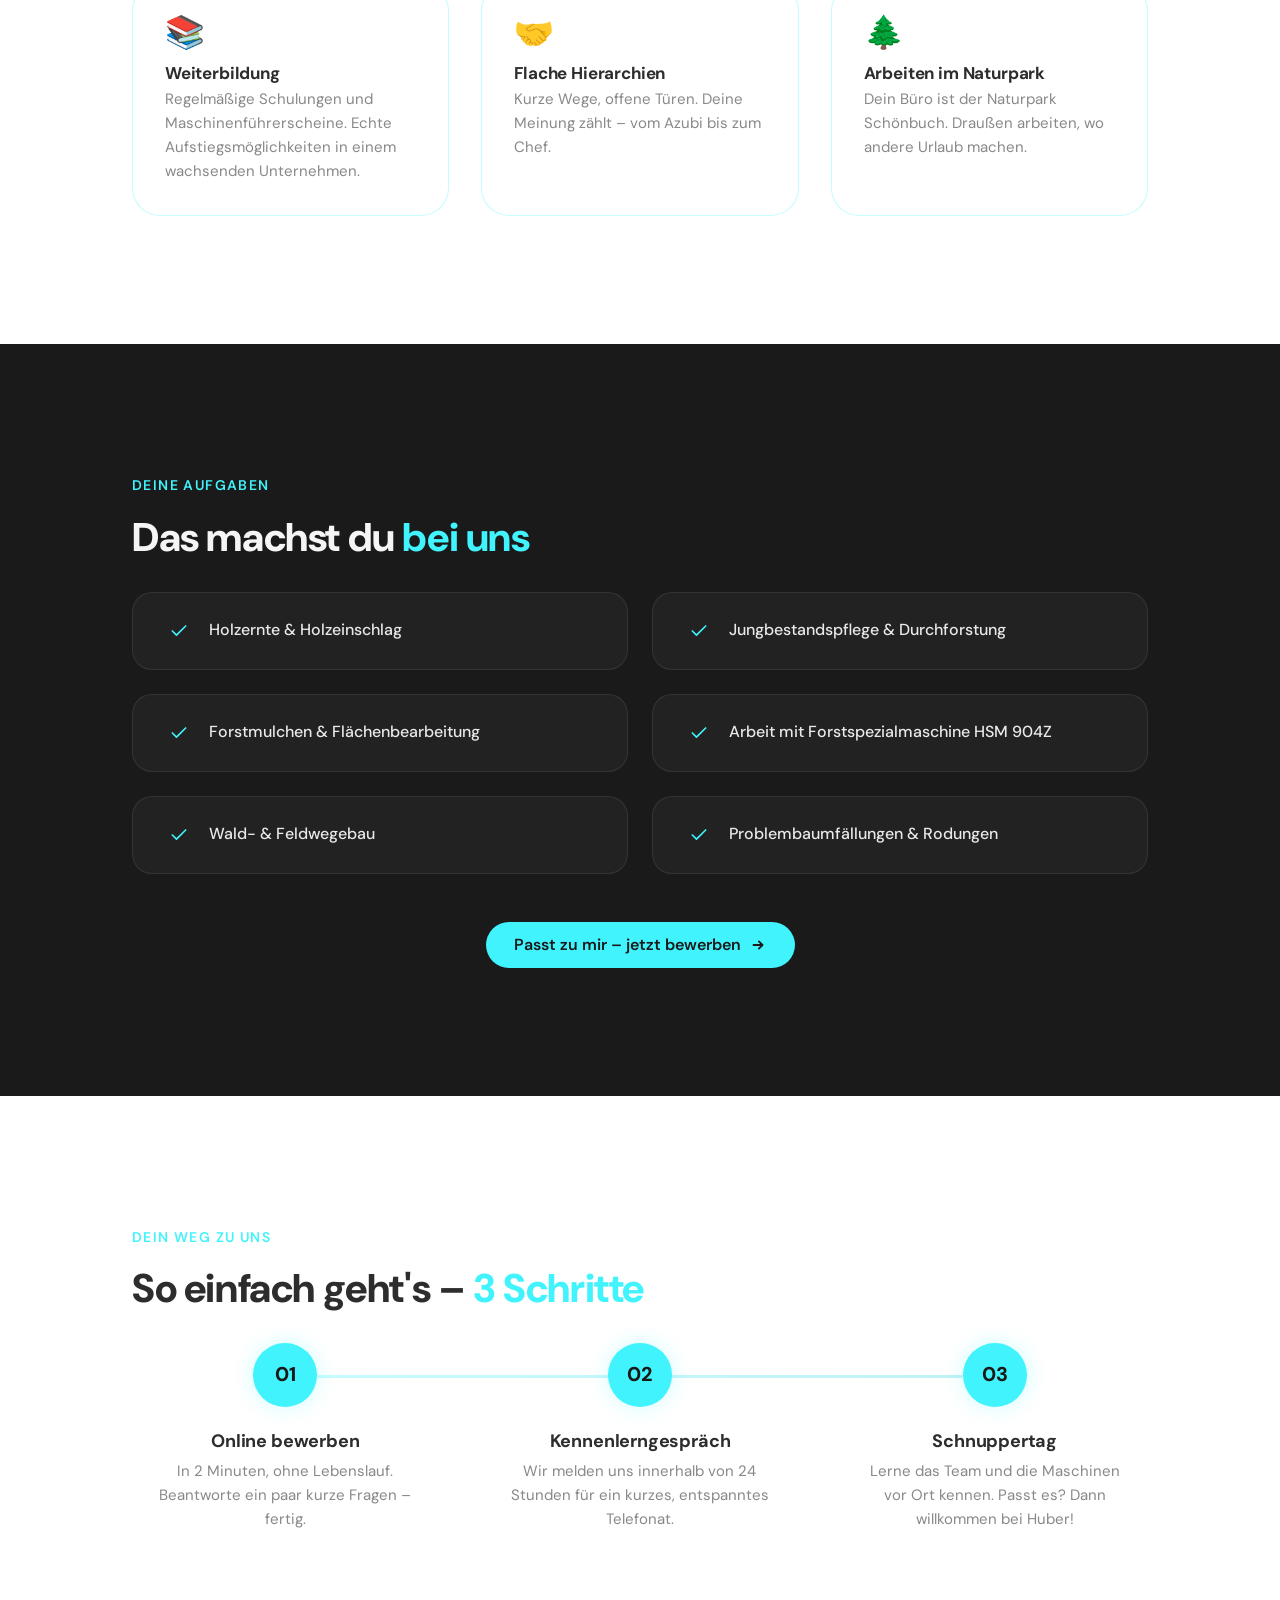
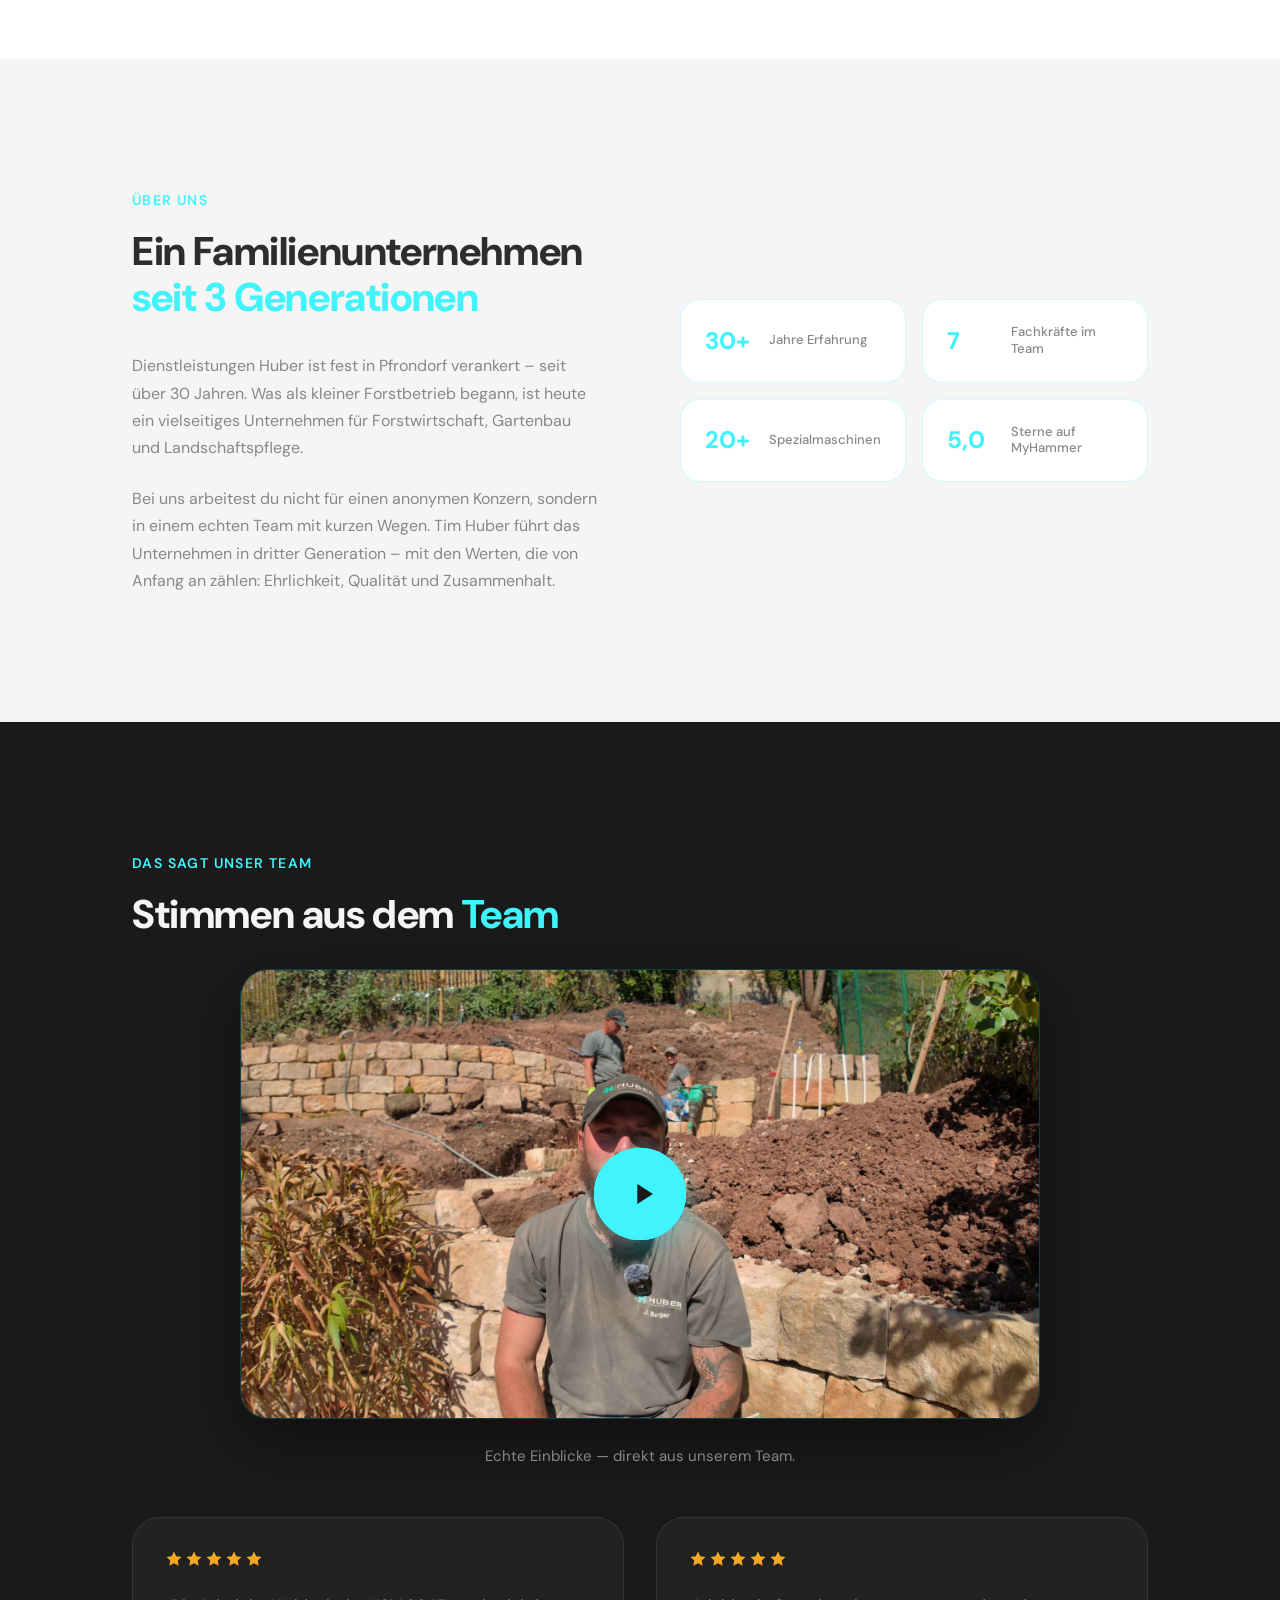
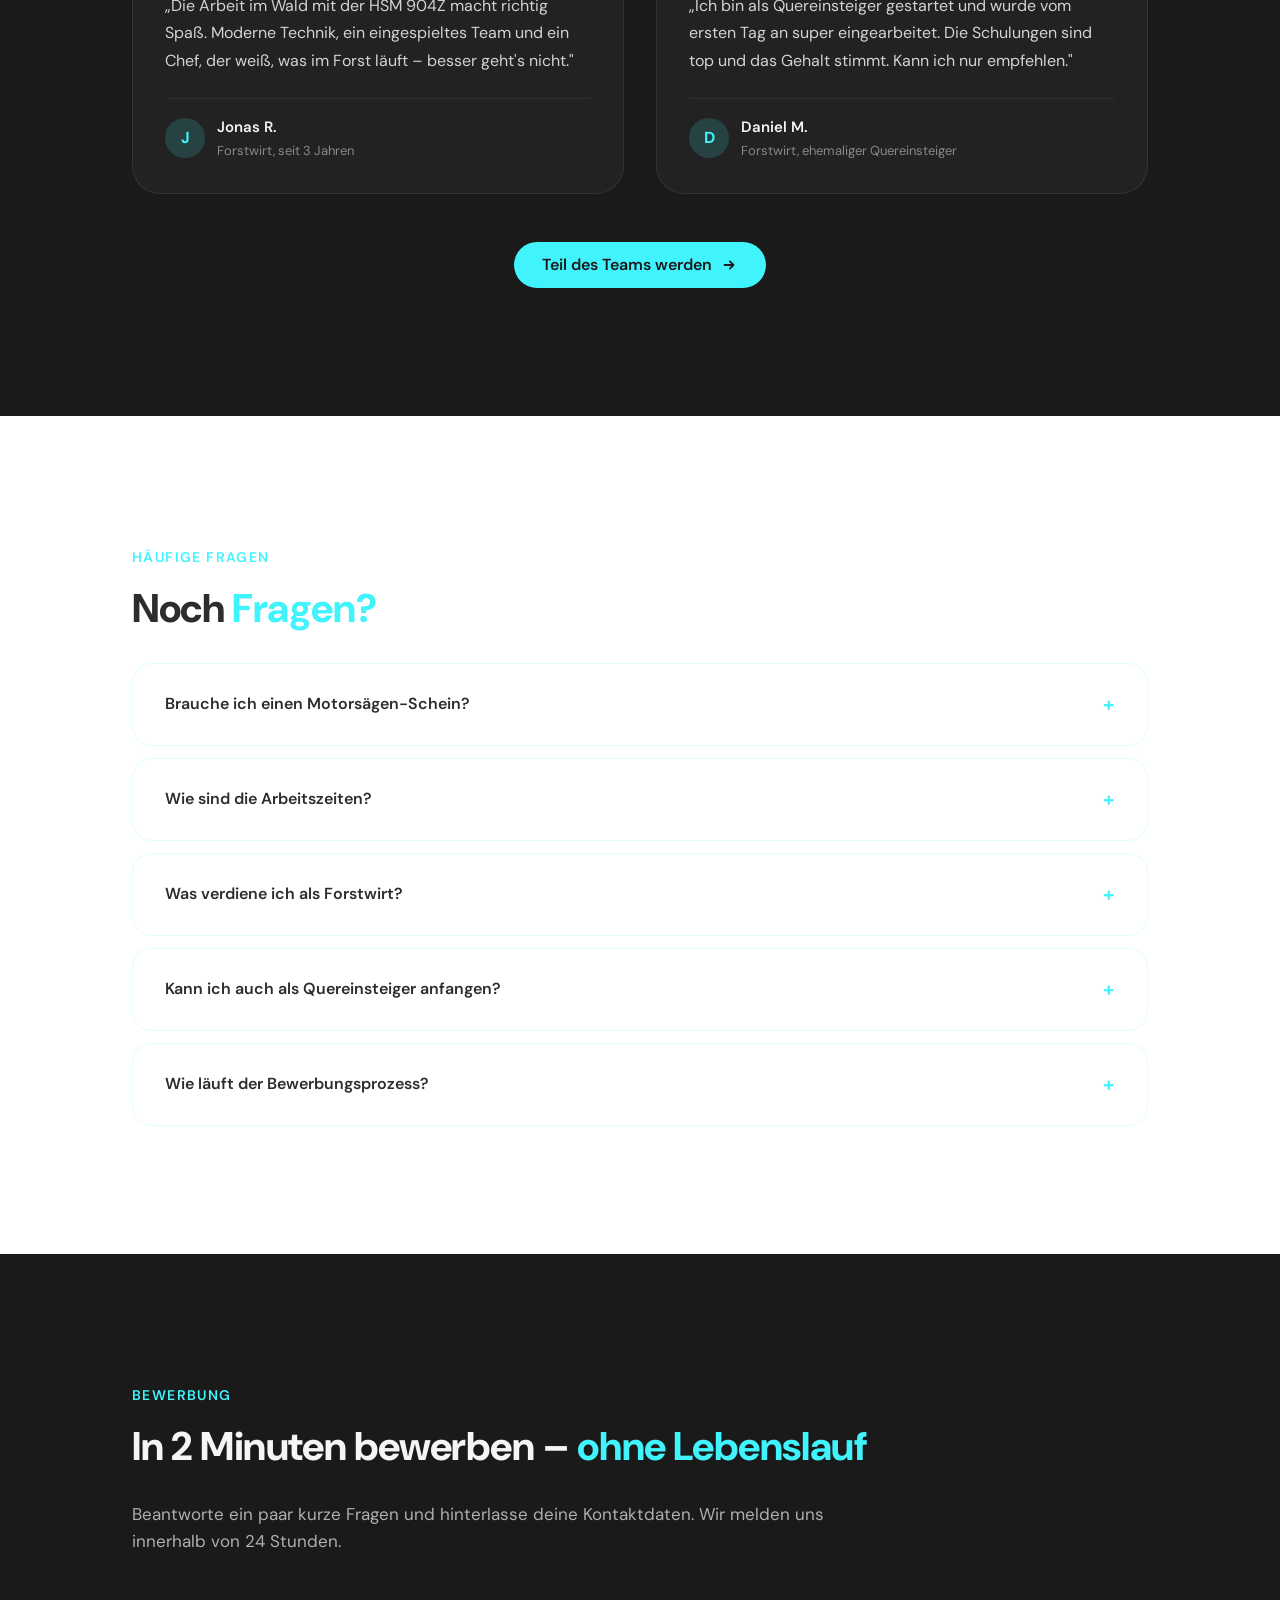
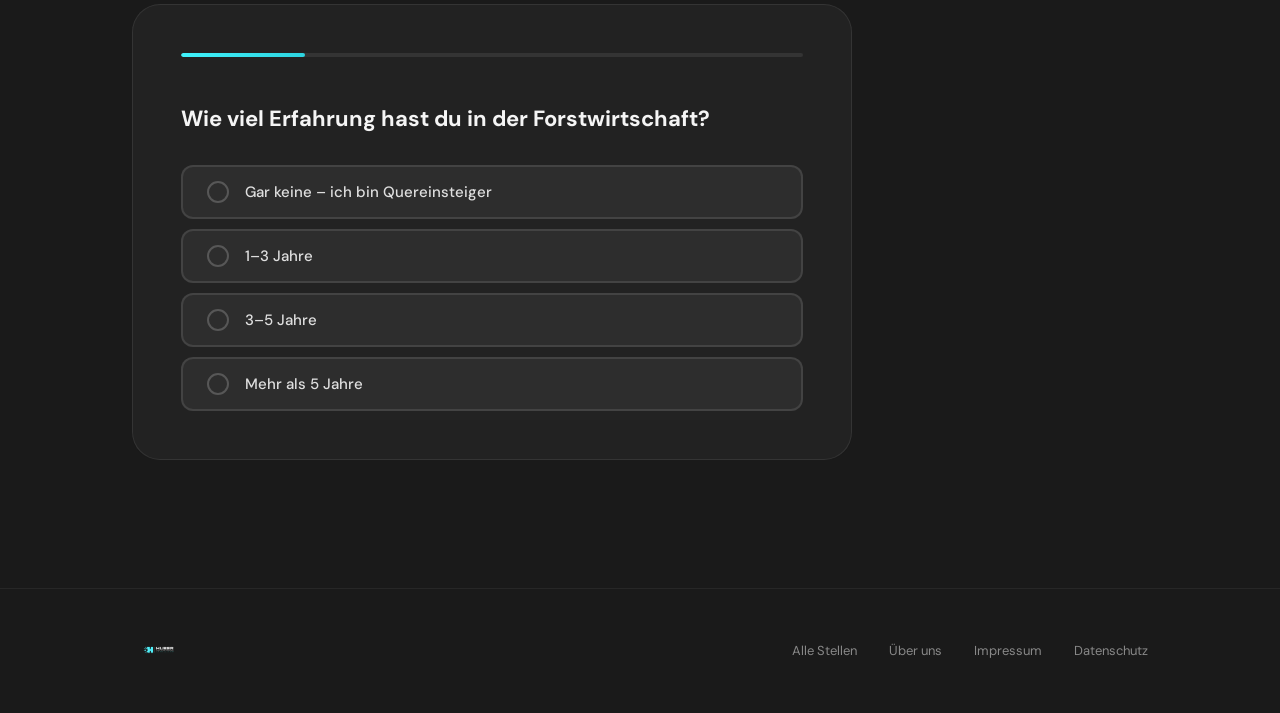
<file: karriere-forstwirt.html>
<!DOCTYPE html>
<html lang="de">
<head>
  <meta charset="UTF-8">
  <meta name="viewport" content="width=device-width, initial-scale=1.0">
  <link rel="icon" type="image/png" sizes="32x32" href="images/favicon-32.png">
  <link rel="icon" type="image/png" sizes="512x512" href="images/favicon-512.png">
  <link rel="icon" type="image/png" sizes="192x192" href="images/favicon-192.png">
  <link rel="apple-touch-icon" sizes="192x192" href="images/favicon-192.png">
  <title>Forstwirt (m/w/d) – Dienstleistungen Huber</title>
  <meta name="description" content="Werde Forstwirt bei Huber in Pfrondorf. Überdurchschnittliches Gehalt, modernste Forstmaschinen (HSM 904Z), familiäres Team. Bewirb dich in 2 Minuten – ohne Lebenslauf!">
  <meta property="og:title" content="Forstwirt (m/w/d) – Jetzt bewerben!">
  <meta property="og:description" content="Überdurchschnittliches Gehalt, modernste Forstmaschinen, familiäres Team. Bewirb dich in 2 Minuten – ohne Lebenslauf!">
  <meta property="og:type" content="website">

  <!-- Fonts -->
  <link rel="preconnect" href="https://fonts.googleapis.com">
  <link rel="preconnect" href="https://fonts.gstatic.com" crossorigin>
  <link href="https://fonts.googleapis.com/css2?family=DM+Sans:ital,opsz,wght@0,9..40,400;0,9..40,500;0,9..40,600;0,9..40,700;0,9..40,800;1,9..40,400&display=swap" rel="stylesheet">

  <!-- Styles -->
  <link rel="stylesheet" href="css/style.css">
  <link rel="stylesheet" href="css/recruiting.css">
</head>
<body>

  <!-- ============================================
       STICKY HEADER (minimal, with CTA)
       ============================================ -->
  <header class="rec-header" id="recHeader">
    <div class="rec-header__inner">
      <a class="rec-header__logo" href="/karriere">
        <img src="images/logo-transparent.png" alt="Huber">
      </a>
      <a class="btn btn--primary btn--sm" href="#bewerben">
        Jetzt bewerben
        <svg class="arrow-icon" viewBox="0 0 20 20" fill="none" stroke="currentColor" stroke-width="2" stroke-linecap="round" stroke-linejoin="round"><path d="M5 10h10M11 6l4 4-4 4"/></svg>
      </a>
    </div>
  </header>

  <!-- ============================================
       HERO SECTION
       ============================================ -->
  <section class="rec-hero">
    <div class="rec-container">
      <h1 class="rec-hero__title">
        Werde <span class="accent-text">Forstwirt</span> bei Huber
      </h1>

      <p class="rec-hero__subtitle">
        Im Wald arbeiten, mit modernen Maschinen, fair bezahlt – in einem Team, das zusammenhält.
      </p>

      <div class="rec-hero__meta">
        <span class="rec-meta-tag">
          <svg viewBox="0 0 20 20" fill="currentColor"><path d="M10 2a8 8 0 100 16 8 8 0 000-16zm1 11H9v-1h2v1zm0-3H9V6h2v4z"/></svg>
          Vollzeit
        </span>
        <span class="rec-meta-tag">
          <svg viewBox="0 0 20 20" fill="currentColor"><path d="M10 2a8 8 0 100 16 8 8 0 000-16zm1 4v4l3 2-.5.87-3.5-2.37V6h1z"/></svg>
          Ab sofort
        </span>
        <span class="rec-meta-tag">
          <svg viewBox="0 0 20 20" fill="currentColor"><path d="M10 2C6.69 2 4 4.69 4 8c0 5.25 6 10 6 10s6-4.75 6-10c0-3.31-2.69-6-6-6zm0 8a2 2 0 110-4 2 2 0 010 4z"/></svg>
          Pfrondorf / Naturpark Schönbuch
        </span>
      </div>

      <a class="rec-hero__cta btn btn--primary btn--lg" href="#bewerben">
        In 2 Minuten bewerben – ohne Lebenslauf
        <svg class="arrow-icon" viewBox="0 0 20 20" fill="none" stroke="currentColor" stroke-width="2" stroke-linecap="round" stroke-linejoin="round"><path d="M5 10h10M11 6l4 4-4 4"/></svg>
      </a>

      <div class="rec-hero__image">
        <img src="images/buero.jpg" alt="Firmensitz Dienstleistungen Huber in Pfrondorf – Gansäcker 14" loading="lazy">
      </div>
    </div>
  </section>

  <!-- ============================================
       BENEFITS SECTION
       ============================================ -->
  <section class="rec-section rec-benefits">
    <div class="rec-container">
      <span class="section-label">Deine Vorteile</span>
      <h2 class="rec-section__title">Was dich bei uns <span class="accent-text">erwartet</span></h2>

      <div class="rec-benefits__grid">
        <div class="rec-benefit-card">
          <div class="rec-benefit-card__icon">💰</div>
          <h3>Überdurchschnittliches Gehalt</h3>
          <p>Gute Arbeit verdient gute Bezahlung. Bei uns stimmt das Gehalt – vom ersten Tag an.</p>
        </div>
        <div class="rec-benefit-card">
          <div class="rec-benefit-card__icon">🚜</div>
          <h3>Modernste Forstmaschinen</h3>
          <p>HSM 904Z und 20+ weitere Spezialmaschinen. Kein veraltetes Equipment – du arbeitest mit dem Besten.</p>
        </div>
        <div class="rec-benefit-card">
          <div class="rec-benefit-card__icon">👨‍👩‍👦</div>
          <h3>Familiäres Team</h3>
          <p>7 Fachkräfte, die sich aufeinander verlassen. Hier bist du nicht nur eine Nummer.</p>
        </div>
        <div class="rec-benefit-card">
          <div class="rec-benefit-card__icon">📚</div>
          <h3>Weiterbildung</h3>
          <p>Regelmäßige Schulungen und Maschinenführerscheine. Echte Aufstiegsmöglichkeiten in einem wachsenden Unternehmen.</p>
        </div>
        <div class="rec-benefit-card">
          <div class="rec-benefit-card__icon">🤝</div>
          <h3>Flache Hierarchien</h3>
          <p>Kurze Wege, offene Türen. Deine Meinung zählt – vom Azubi bis zum Chef.</p>
        </div>
        <div class="rec-benefit-card">
          <div class="rec-benefit-card__icon">🌲</div>
          <h3>Arbeiten im Naturpark</h3>
          <p>Dein Büro ist der Naturpark Schönbuch. Draußen arbeiten, wo andere Urlaub machen.</p>
        </div>
      </div>
    </div>
  </section>

  <!-- ============================================
       TASKS / RESPONSIBILITIES
       ============================================ -->
  <section class="rec-section rec-section--dark rec-tasks">
    <div class="rec-container">
      <span class="section-label" style="color: var(--accent);">Deine Aufgaben</span>
      <h2 class="rec-section__title" style="color: var(--text-light);">Das machst du <span class="accent-text">bei uns</span></h2>

      <div class="rec-tasks__grid">
        <div class="rec-task">
          <div class="rec-task__icon">
            <svg viewBox="0 0 24 24" fill="none" stroke="currentColor" stroke-width="2" stroke-linecap="round" stroke-linejoin="round"><polyline points="20 6 9 17 4 12"/></svg>
          </div>
          <span>Holzernte & Holzeinschlag</span>
        </div>
        <div class="rec-task">
          <div class="rec-task__icon">
            <svg viewBox="0 0 24 24" fill="none" stroke="currentColor" stroke-width="2" stroke-linecap="round" stroke-linejoin="round"><polyline points="20 6 9 17 4 12"/></svg>
          </div>
          <span>Jungbestandspflege & Durchforstung</span>
        </div>
        <div class="rec-task">
          <div class="rec-task__icon">
            <svg viewBox="0 0 24 24" fill="none" stroke="currentColor" stroke-width="2" stroke-linecap="round" stroke-linejoin="round"><polyline points="20 6 9 17 4 12"/></svg>
          </div>
          <span>Forstmulchen & Flächenbearbeitung</span>
        </div>
        <div class="rec-task">
          <div class="rec-task__icon">
            <svg viewBox="0 0 24 24" fill="none" stroke="currentColor" stroke-width="2" stroke-linecap="round" stroke-linejoin="round"><polyline points="20 6 9 17 4 12"/></svg>
          </div>
          <span>Arbeit mit Forstspezialmaschine HSM 904Z</span>
        </div>
        <div class="rec-task">
          <div class="rec-task__icon">
            <svg viewBox="0 0 24 24" fill="none" stroke="currentColor" stroke-width="2" stroke-linecap="round" stroke-linejoin="round"><polyline points="20 6 9 17 4 12"/></svg>
          </div>
          <span>Wald- & Feldwegebau</span>
        </div>
        <div class="rec-task">
          <div class="rec-task__icon">
            <svg viewBox="0 0 24 24" fill="none" stroke="currentColor" stroke-width="2" stroke-linecap="round" stroke-linejoin="round"><polyline points="20 6 9 17 4 12"/></svg>
          </div>
          <span>Problembaumfällungen & Rodungen</span>
        </div>
      </div>

      <div class="rec-tasks__cta">
        <a class="btn btn--primary btn--lg" href="#bewerben">
          Passt zu mir – jetzt bewerben
          <svg class="arrow-icon" viewBox="0 0 20 20" fill="none" stroke="currentColor" stroke-width="2" stroke-linecap="round" stroke-linejoin="round"><path d="M5 10h10M11 6l4 4-4 4"/></svg>
        </a>
      </div>
    </div>
  </section>

  <!-- ============================================
       PROCESS – So läuft deine Bewerbung
       ============================================ -->
  <section class="rec-section rec-process">
    <div class="rec-container">
      <span class="section-label">Dein Weg zu uns</span>
      <h2 class="rec-section__title">So einfach geht's – <span class="accent-text">3 Schritte</span></h2>

      <div class="rec-process__steps">
        <div class="rec-process-step">
          <div class="rec-process-step__number">01</div>
          <h3>Online bewerben</h3>
          <p>In 2 Minuten, ohne Lebenslauf. Beantworte ein paar kurze Fragen – fertig.</p>
        </div>
        <div class="rec-process-step">
          <div class="rec-process-step__number">02</div>
          <h3>Kennenlerngespräch</h3>
          <p>Wir melden uns innerhalb von 24 Stunden für ein kurzes, entspanntes Telefonat.</p>
        </div>
        <div class="rec-process-step">
          <div class="rec-process-step__number">03</div>
          <h3>Schnuppertag</h3>
          <p>Lerne das Team und die Maschinen vor Ort kennen. Passt es? Dann willkommen bei Huber!</p>
        </div>
      </div>
    </div>
  </section>

  <!-- ============================================
       ABOUT – Über Huber
       ============================================ -->
  <section class="rec-section rec-about">
    <div class="rec-container">
      <div class="rec-about__inner">
        <div class="rec-about__content">
          <span class="section-label">Über uns</span>
          <h2 class="rec-section__title">Ein Familienunternehmen <span class="accent-text">seit 3 Generationen</span></h2>
          <p>Dienstleistungen Huber ist fest in Pfrondorf verankert – seit über 30 Jahren. Was als kleiner Forstbetrieb begann, ist heute ein vielseitiges Unternehmen für Forstwirtschaft, Gartenbau und Landschaftspflege.</p>
          <p>Bei uns arbeitest du nicht für einen anonymen Konzern, sondern in einem echten Team mit kurzen Wegen. Tim Huber führt das Unternehmen in dritter Generation – mit den Werten, die von Anfang an zählen: Ehrlichkeit, Qualität und Zusammenhalt.</p>
        </div>
        <div class="rec-about__stats">
          <div class="rec-about__stat">
            <span class="rec-about__stat-number">30+</span>
            <span class="rec-about__stat-label">Jahre Erfahrung</span>
          </div>
          <div class="rec-about__stat">
            <span class="rec-about__stat-number">7</span>
            <span class="rec-about__stat-label">Fachkräfte im Team</span>
          </div>
          <div class="rec-about__stat">
            <span class="rec-about__stat-number">20+</span>
            <span class="rec-about__stat-label">Spezialmaschinen</span>
          </div>
          <div class="rec-about__stat">
            <span class="rec-about__stat-number">5,0</span>
            <span class="rec-about__stat-label">Sterne auf MyHammer</span>
          </div>
        </div>
      </div>
    </div>
  </section>

  <!-- ============================================
       TESTIMONIALS – Mitarbeiterstimmen
       ============================================ -->
  <section class="rec-section rec-section--dark rec-testimonials">
    <div class="rec-container">
      <span class="section-label" style="color: var(--accent);">Das sagt unser Team</span>
      <h2 class="rec-section__title" style="color: var(--text-light);">Stimmen aus dem <span class="accent-text">Team</span></h2>

      <div class="rec-video">
        <div class="video-wrapper">
          <video preload="metadata" poster="videos/mitarbeiter-interview-poster.jpg" playsinline>
            <source src="videos/mitarbeiter-interview-huber.mp4" type="video/mp4">
            Ihr Browser unterstützt das Video-Format nicht.
          </video>
          <button class="video-play-btn" aria-label="Video abspielen" type="button">
            <svg viewBox="0 0 24 24"><path d="M8 5v14l11-7z"/></svg>
          </button>
        </div>
      </div>
      <p class="rec-video__caption">Echte Einblicke &mdash; direkt aus unserem Team.</p>

      <div class="rec-testimonials__grid">
        <div class="rec-testimonial">
          <div class="rec-testimonial__stars">
            <svg viewBox="0 0 24 24"><path d="M12 2l3.09 6.26L22 9.27l-5 4.87 1.18 6.88L12 17.77l-6.18 3.25L7 14.14 2 9.27l6.91-1.01L12 2z"/></svg>
            <svg viewBox="0 0 24 24"><path d="M12 2l3.09 6.26L22 9.27l-5 4.87 1.18 6.88L12 17.77l-6.18 3.25L7 14.14 2 9.27l6.91-1.01L12 2z"/></svg>
            <svg viewBox="0 0 24 24"><path d="M12 2l3.09 6.26L22 9.27l-5 4.87 1.18 6.88L12 17.77l-6.18 3.25L7 14.14 2 9.27l6.91-1.01L12 2z"/></svg>
            <svg viewBox="0 0 24 24"><path d="M12 2l3.09 6.26L22 9.27l-5 4.87 1.18 6.88L12 17.77l-6.18 3.25L7 14.14 2 9.27l6.91-1.01L12 2z"/></svg>
            <svg viewBox="0 0 24 24"><path d="M12 2l3.09 6.26L22 9.27l-5 4.87 1.18 6.88L12 17.77l-6.18 3.25L7 14.14 2 9.27l6.91-1.01L12 2z"/></svg>
          </div>
          <blockquote class="rec-testimonial__text">
            „Die Arbeit im Wald mit der HSM 904Z macht richtig Spaß. Moderne Technik, ein eingespieltes Team und ein Chef, der weiß, was im Forst läuft – besser geht's nicht."
          </blockquote>
          <div class="rec-testimonial__author">
            <div class="rec-testimonial__avatar">J</div>
            <div>
              <span class="rec-testimonial__name">Jonas R.</span>
              <span class="rec-testimonial__role">Forstwirt, seit 3 Jahren</span>
            </div>
          </div>
        </div>

        <div class="rec-testimonial">
          <div class="rec-testimonial__stars">
            <svg viewBox="0 0 24 24"><path d="M12 2l3.09 6.26L22 9.27l-5 4.87 1.18 6.88L12 17.77l-6.18 3.25L7 14.14 2 9.27l6.91-1.01L12 2z"/></svg>
            <svg viewBox="0 0 24 24"><path d="M12 2l3.09 6.26L22 9.27l-5 4.87 1.18 6.88L12 17.77l-6.18 3.25L7 14.14 2 9.27l6.91-1.01L12 2z"/></svg>
            <svg viewBox="0 0 24 24"><path d="M12 2l3.09 6.26L22 9.27l-5 4.87 1.18 6.88L12 17.77l-6.18 3.25L7 14.14 2 9.27l6.91-1.01L12 2z"/></svg>
            <svg viewBox="0 0 24 24"><path d="M12 2l3.09 6.26L22 9.27l-5 4.87 1.18 6.88L12 17.77l-6.18 3.25L7 14.14 2 9.27l6.91-1.01L12 2z"/></svg>
            <svg viewBox="0 0 24 24"><path d="M12 2l3.09 6.26L22 9.27l-5 4.87 1.18 6.88L12 17.77l-6.18 3.25L7 14.14 2 9.27l6.91-1.01L12 2z"/></svg>
          </div>
          <blockquote class="rec-testimonial__text">
            „Ich bin als Quereinsteiger gestartet und wurde vom ersten Tag an super eingearbeitet. Die Schulungen sind top und das Gehalt stimmt. Kann ich nur empfehlen."
          </blockquote>
          <div class="rec-testimonial__author">
            <div class="rec-testimonial__avatar">D</div>
            <div>
              <span class="rec-testimonial__name">Daniel M.</span>
              <span class="rec-testimonial__role">Forstwirt, ehemaliger Quereinsteiger</span>
            </div>
          </div>
        </div>
      </div>

      <div class="rec-testimonials__cta">
        <a class="btn btn--primary btn--lg" href="#bewerben">
          Teil des Teams werden
          <svg class="arrow-icon" viewBox="0 0 20 20" fill="none" stroke="currentColor" stroke-width="2" stroke-linecap="round" stroke-linejoin="round"><path d="M5 10h10M11 6l4 4-4 4"/></svg>
        </a>
      </div>
    </div>
  </section>

  <!-- ============================================
       FAQ – Häufige Fragen
       ============================================ -->
  <section class="rec-section rec-faq">
    <div class="rec-container">
      <span class="section-label">Häufige Fragen</span>
      <h2 class="rec-section__title">Noch <span class="accent-text">Fragen?</span></h2>

      <div class="rec-faq__list">
        <details class="rec-faq__item">
          <summary class="rec-faq__question">Brauche ich einen Motorsägen-Schein?</summary>
          <div class="rec-faq__answer">
            <p>Hilfreich, aber kein Muss. Wir bilden dich intern weiter und unterstützen dich bei allen nötigen Qualifikationen – inklusive Maschinenführerscheine.</p>
          </div>
        </details>

        <details class="rec-faq__item">
          <summary class="rec-faq__question">Wie sind die Arbeitszeiten?</summary>
          <div class="rec-faq__answer">
            <p>Wir arbeiten in der Regel von Montag bis Freitag. Die genauen Zeiten hängen von der Saison und den Projekten ab – Überstunden werden fair vergütet oder ausgeglichen.</p>
          </div>
        </details>

        <details class="rec-faq__item">
          <summary class="rec-faq__question">Was verdiene ich als Forstwirt?</summary>
          <div class="rec-faq__answer">
            <p>Wir zahlen überdurchschnittlich – das genaue Gehalt besprechen wir im persönlichen Gespräch und richtet sich nach deiner Erfahrung und Qualifikation.</p>
          </div>
        </details>

        <details class="rec-faq__item">
          <summary class="rec-faq__question">Kann ich auch als Quereinsteiger anfangen?</summary>
          <div class="rec-faq__answer">
            <p>Ja! Wenn du körperlich fit bist, gerne draußen arbeitest und Lust auf die Forstwirtschaft hast, bist du bei uns richtig. Wir arbeiten dich Schritt für Schritt ein.</p>
          </div>
        </details>

        <details class="rec-faq__item">
          <summary class="rec-faq__question">Wie läuft der Bewerbungsprozess?</summary>
          <div class="rec-faq__answer">
            <p>Ganz unkompliziert: Du beantwortest ein paar kurze Fragen (dauert 2 Minuten), wir melden uns innerhalb von 24 Stunden telefonisch bei dir. Dann vereinbaren wir einen Schnuppertag – und du entscheidest, ob wir zueinander passen.</p>
          </div>
        </details>
      </div>
    </div>
  </section>

  <!-- ============================================
       APPLICATION FORM (Quiz-Style)
       ============================================ -->
  <section class="rec-section rec-section--dark rec-apply" id="bewerben">
    <div class="rec-container">
      <span class="section-label" style="color: var(--accent);">Bewerbung</span>
      <h2 class="rec-section__title" style="color: var(--text-light);">In 2 Minuten bewerben – <span class="accent-text">ohne Lebenslauf</span></h2>
      <p class="rec-apply__intro">Beantworte ein paar kurze Fragen und hinterlasse deine Kontaktdaten. Wir melden uns innerhalb von 24 Stunden.</p>

      <div class="rec-apply__funnel">
        <!-- Progress -->
        <div class="rec-apply__progress">
          <div class="rec-apply__progress-bar" id="applyProgress"></div>
        </div>

        <!-- Quiz Steps Container -->
        <div class="rec-apply__steps" id="applySteps">

          <!-- STEP 1: Erfahrung -->
          <div class="rec-apply__step active" data-step="0">
            <p class="rec-apply__question">Wie viel Erfahrung hast du in der Forstwirtschaft?</p>
            <div class="rec-apply__options" data-mode="single" data-name="erfahrung">
              <button class="rec-apply__option" data-value="Keine Erfahrung">
                <span class="rec-apply__option-check"></span>
                Gar keine – ich bin Quereinsteiger
              </button>
              <button class="rec-apply__option" data-value="1-3 Jahre">
                <span class="rec-apply__option-check"></span>
                1–3 Jahre
              </button>
              <button class="rec-apply__option" data-value="3-5 Jahre">
                <span class="rec-apply__option-check"></span>
                3–5 Jahre
              </button>
              <button class="rec-apply__option" data-value="Mehr als 5 Jahre">
                <span class="rec-apply__option-check"></span>
                Mehr als 5 Jahre
              </button>
            </div>
          </div>

          <!-- STEP 2: Wechselgrund -->
          <div class="rec-apply__step" data-step="1">
            <p class="rec-apply__question">Warum möchtest du wechseln?</p>
            <p class="rec-apply__hint">Mehrfachauswahl möglich</p>
            <div class="rec-apply__options" data-mode="multi" data-name="wechselgrund">
              <button class="rec-apply__option" data-value="Besseres Gehalt">
                <span class="rec-apply__option-check"></span>
                Besseres Gehalt
              </button>
              <button class="rec-apply__option" data-value="Besseres Team">
                <span class="rec-apply__option-check"></span>
                Besseres Team
              </button>
              <button class="rec-apply__option" data-value="Modernere Maschinen">
                <span class="rec-apply__option-check"></span>
                Modernere Maschinen
              </button>
              <button class="rec-apply__option" data-value="Näherer Arbeitsort">
                <span class="rec-apply__option-check"></span>
                Näherer Arbeitsort
              </button>
              <button class="rec-apply__option" data-value="Sichererer Arbeitsplatz">
                <span class="rec-apply__option-check"></span>
                Sichererer Arbeitsplatz
              </button>
              <button class="rec-apply__option" data-value="Sonstiges">
                <span class="rec-apply__option-check"></span>
                Sonstiges
              </button>
            </div>
            <button class="rec-apply__next" data-next>
              Weiter
              <svg viewBox="0 0 20 20" fill="none" stroke="currentColor" stroke-width="2" stroke-linecap="round" stroke-linejoin="round"><path d="M5 10h10M11 6l4 4-4 4"/></svg>
            </button>
          </div>

          <!-- STEP 3: Erreichbarkeit -->
          <div class="rec-apply__step" data-step="2">
            <p class="rec-apply__question">Wann bist du am besten erreichbar?</p>
            <div class="rec-apply__options" data-mode="single" data-name="erreichbarkeit">
              <button class="rec-apply__option" data-value="Vormittags (8-12 Uhr)">
                <span class="rec-apply__option-check"></span>
                Vormittags (8–12 Uhr)
              </button>
              <button class="rec-apply__option" data-value="Nachmittags (12-17 Uhr)">
                <span class="rec-apply__option-check"></span>
                Nachmittags (12–17 Uhr)
              </button>
              <button class="rec-apply__option" data-value="Abends (17-20 Uhr)">
                <span class="rec-apply__option-check"></span>
                Abends (17–20 Uhr)
              </button>
            </div>
          </div>

          <!-- STEP 4: Führerschein -->
          <div class="rec-apply__step" data-step="3">
            <p class="rec-apply__question">Hast du einen Führerschein?</p>
            <div class="rec-apply__options" data-mode="single" data-name="fuehrerschein">
              <button class="rec-apply__option" data-value="Klasse B">
                <span class="rec-apply__option-check"></span>
                Ja, Klasse B
              </button>
              <button class="rec-apply__option" data-value="Klasse B + BE">
                <span class="rec-apply__option-check"></span>
                Ja, Klasse B + BE (Anhänger)
              </button>
              <button class="rec-apply__option" data-value="Klasse C/CE">
                <span class="rec-apply__option-check"></span>
                Ja, Klasse C/CE (LKW)
              </button>
              <button class="rec-apply__option" data-value="Kein Führerschein">
                <span class="rec-apply__option-check"></span>
                Nein, aktuell keinen
              </button>
            </div>
          </div>

          <!-- STEP 5: Maschinenführer -->
          <div class="rec-apply__step" data-step="4">
            <p class="rec-apply__question">Bist du Bau- & Forstmaschinenführer (Führerschein Klasse T)?</p>
            <div class="rec-apply__options" data-mode="single" data-name="maschinenfuehrer">
              <button class="rec-apply__option" data-value="Ja">
                <span class="rec-apply__option-check"></span>
                Ja
              </button>
              <button class="rec-apply__option" data-value="Nein">
                <span class="rec-apply__option-check"></span>
                Nein
              </button>
            </div>
          </div>

          <!-- STEP 6: Starttermin -->
          <div class="rec-apply__step" data-step="5">
            <p class="rec-apply__question">Wann könntest du bei uns starten?</p>
            <div class="rec-apply__options" data-mode="single" data-name="starttermin">
              <button class="rec-apply__option" data-value="Sofort">
                <span class="rec-apply__option-check"></span>
                Sofort / innerhalb von 2 Wochen
              </button>
              <button class="rec-apply__option" data-value="1-2 Monate">
                <span class="rec-apply__option-check"></span>
                In 1–2 Monaten
              </button>
              <button class="rec-apply__option" data-value="3+ Monate">
                <span class="rec-apply__option-check"></span>
                In 3+ Monaten
              </button>
              <button class="rec-apply__option" data-value="Unsicher">
                <span class="rec-apply__option-check"></span>
                Bin noch unsicher
              </button>
            </div>
          </div>

          <!-- STEP 7: Kontaktformular -->
          <div class="rec-apply__step" data-step="6">
            <div class="rec-apply__contact-person">
              <div class="rec-apply__avatar">TH</div>
              <div>
                <div class="rec-apply__contact-name">Tim Huber</div>
                <div class="rec-apply__contact-role">Geschäftsführer – meldet sich persönlich bei dir</div>
              </div>
            </div>

            <form id="applyForm" data-position="Forstwirt (m/w/d)" data-webhook="https://services.leadconnectorhq.com/hooks/ZXWamQe9B87mJTCjQHZ0/webhook-trigger/c65d1fc9-1da8-4afe-9507-2848752226b1" class="rec-apply__form">
              <div class="rec-apply__form-group">
                <label for="applyName">Name *</label>
                <input type="text" id="applyName" name="name" placeholder="Dein vollständiger Name" required>
              </div>
              <div class="rec-apply__form-group">
                <label for="applyEmail">E-Mail *</label>
                <input type="email" id="applyEmail" name="email" placeholder="Deine E-Mail-Adresse" required>
              </div>
              <div class="rec-apply__form-group">
                <label for="applyTelefon">Telefon *</label>
                <input type="tel" id="applyTelefon" name="telefon" placeholder="Deine Telefonnummer" required>
              </div>

              <button type="submit" class="rec-apply__submit">
                Bewerbung absenden
                <svg viewBox="0 0 20 20" fill="none" stroke="currentColor" stroke-width="2" stroke-linecap="round" stroke-linejoin="round"><path d="M5 10h10M11 6l4 4-4 4"/></svg>
              </button>
            </form>
          </div>

          <!-- STEP 8: Danke -->
          <div class="rec-apply__step" data-step="7">
            <div class="rec-apply__success">
              <div class="rec-apply__checkmark">
                <svg viewBox="0 0 24 24" fill="none" stroke="currentColor" stroke-linecap="round" stroke-linejoin="round"><polyline points="20 6 9 17 4 12"/></svg>
              </div>
              <h3>Bewerbung erhalten!</h3>
              <p>Wir melden uns innerhalb von 24 Stunden bei dir.</p>
              <div class="rec-apply__next-steps">
                <div class="rec-apply__next-step">
                  <span class="rec-apply__step-num">1</span>
                  <span>Wir melden uns innerhalb von 24h bei dir.</span>
                </div>
                <div class="rec-apply__next-step">
                  <span class="rec-apply__step-num">2</span>
                  <span>Kurzes Telefonat zum Kennenlernen – ganz entspannt.</span>
                </div>
                <div class="rec-apply__next-step">
                  <span class="rec-apply__step-num">3</span>
                  <span>Schnuppertag – lerne das Team und die Maschinen kennen.</span>
                </div>
              </div>
              <div class="rec-apply__share">
                <p>Kennst du jemanden, der auch sucht?</p>
                <button class="rec-apply__share-btn" id="shareBtn">
                  <svg viewBox="0 0 24 24" fill="none" stroke="currentColor" stroke-width="2" stroke-linecap="round" stroke-linejoin="round"><circle cx="18" cy="5" r="3"/><circle cx="6" cy="12" r="3"/><circle cx="18" cy="19" r="3"/><line x1="8.59" y1="13.51" x2="15.42" y2="17.49"/><line x1="15.41" y1="6.51" x2="8.59" y2="10.49"/></svg>
                  Link teilen
                </button>
              </div>
            </div>
          </div>

        </div>
      </div>
    </div>
  </section>

  <!-- ============================================
       FOOTER (minimal)
       ============================================ -->
  <footer class="rec-footer">
    <div class="rec-container">
      <div class="rec-footer__inner">
        <a href="/" class="rec-footer__logo">
          <img src="images/logo-transparent.png" alt="Huber">
        </a>
        <div class="rec-footer__links">
          <a href="/karriere">Alle Stellen</a>
          <a href="/ueber-uns">Über uns</a>
          <a href="/impressum">Impressum</a>
          <a href="/datenschutz">Datenschutz</a>
        </div>
      </div>
    </div>
  </footer>

  <!-- Toast Notification -->
  <div class="rec-toast" id="recToast"></div>

  <!-- Scripts -->
  <script src="js/recruiting.js"></script>
  <script src="js/video-player.js"></script>
</body>
</html>
</file>
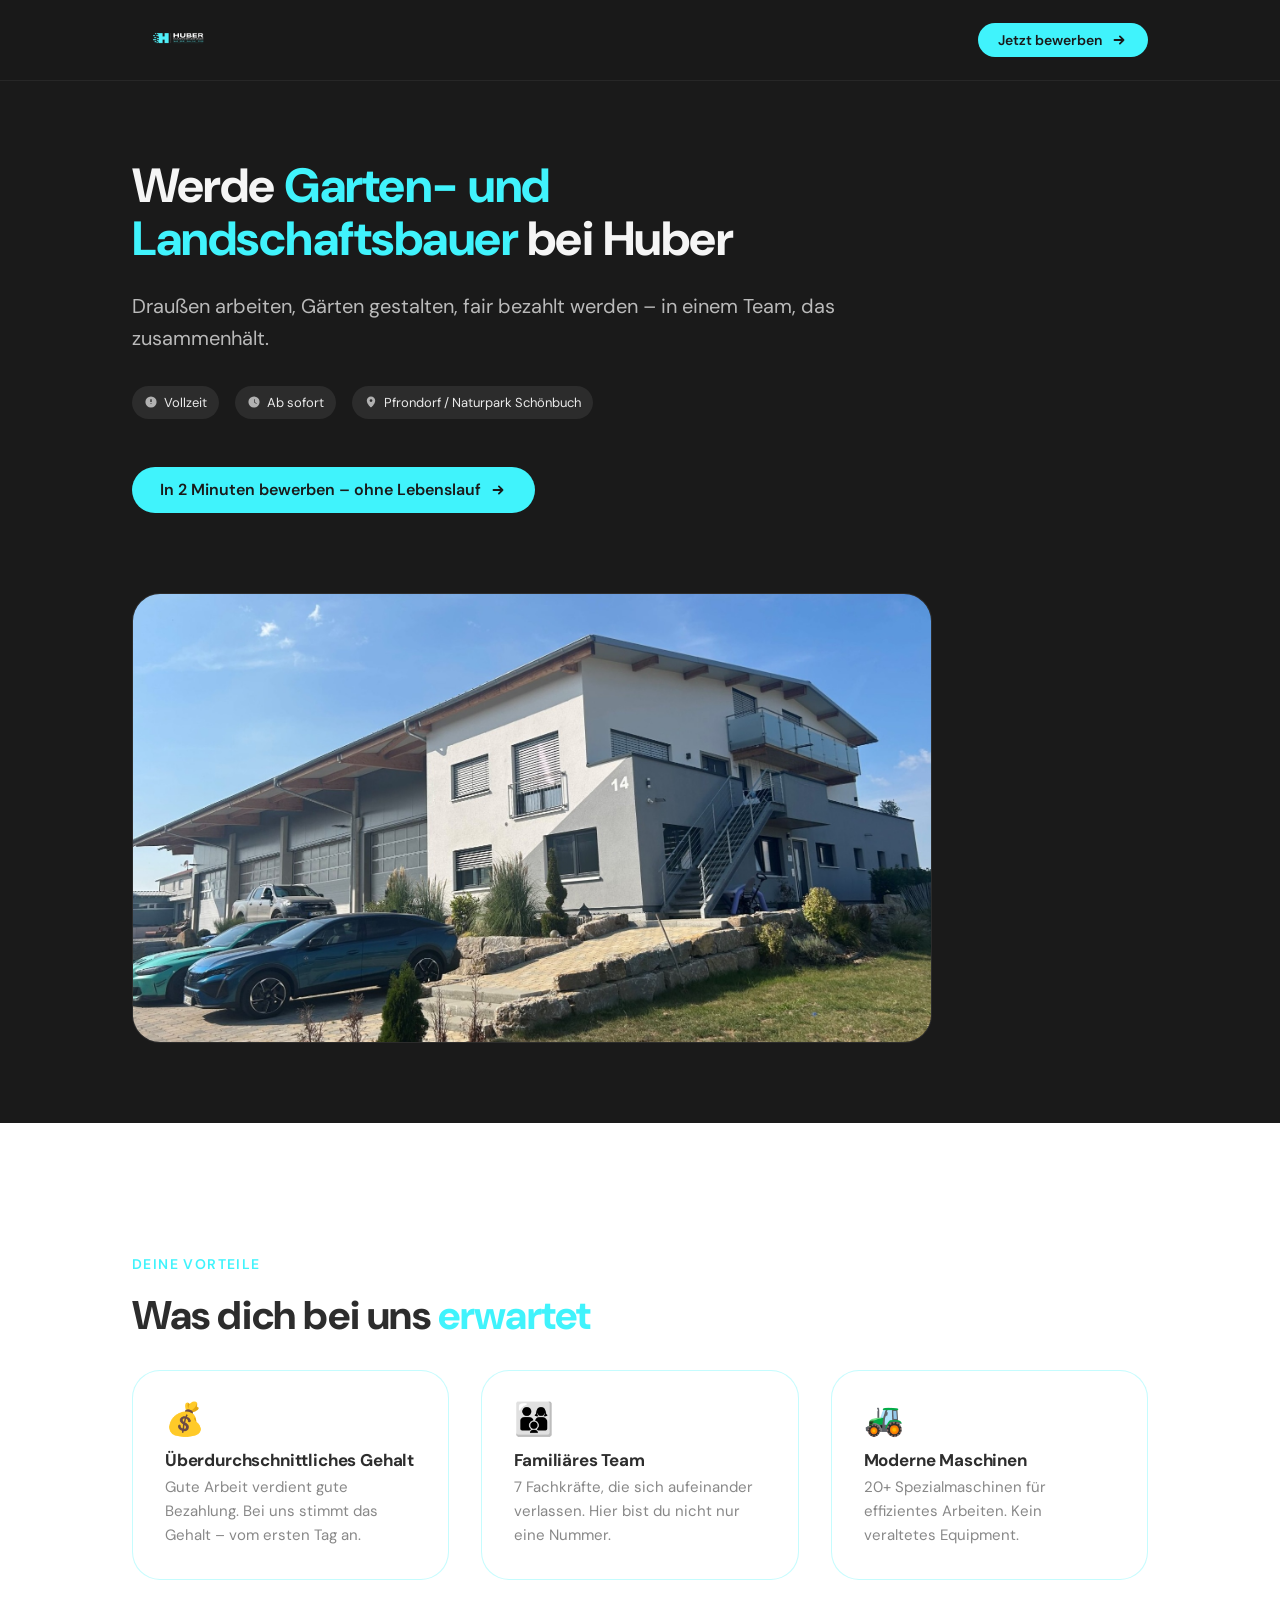
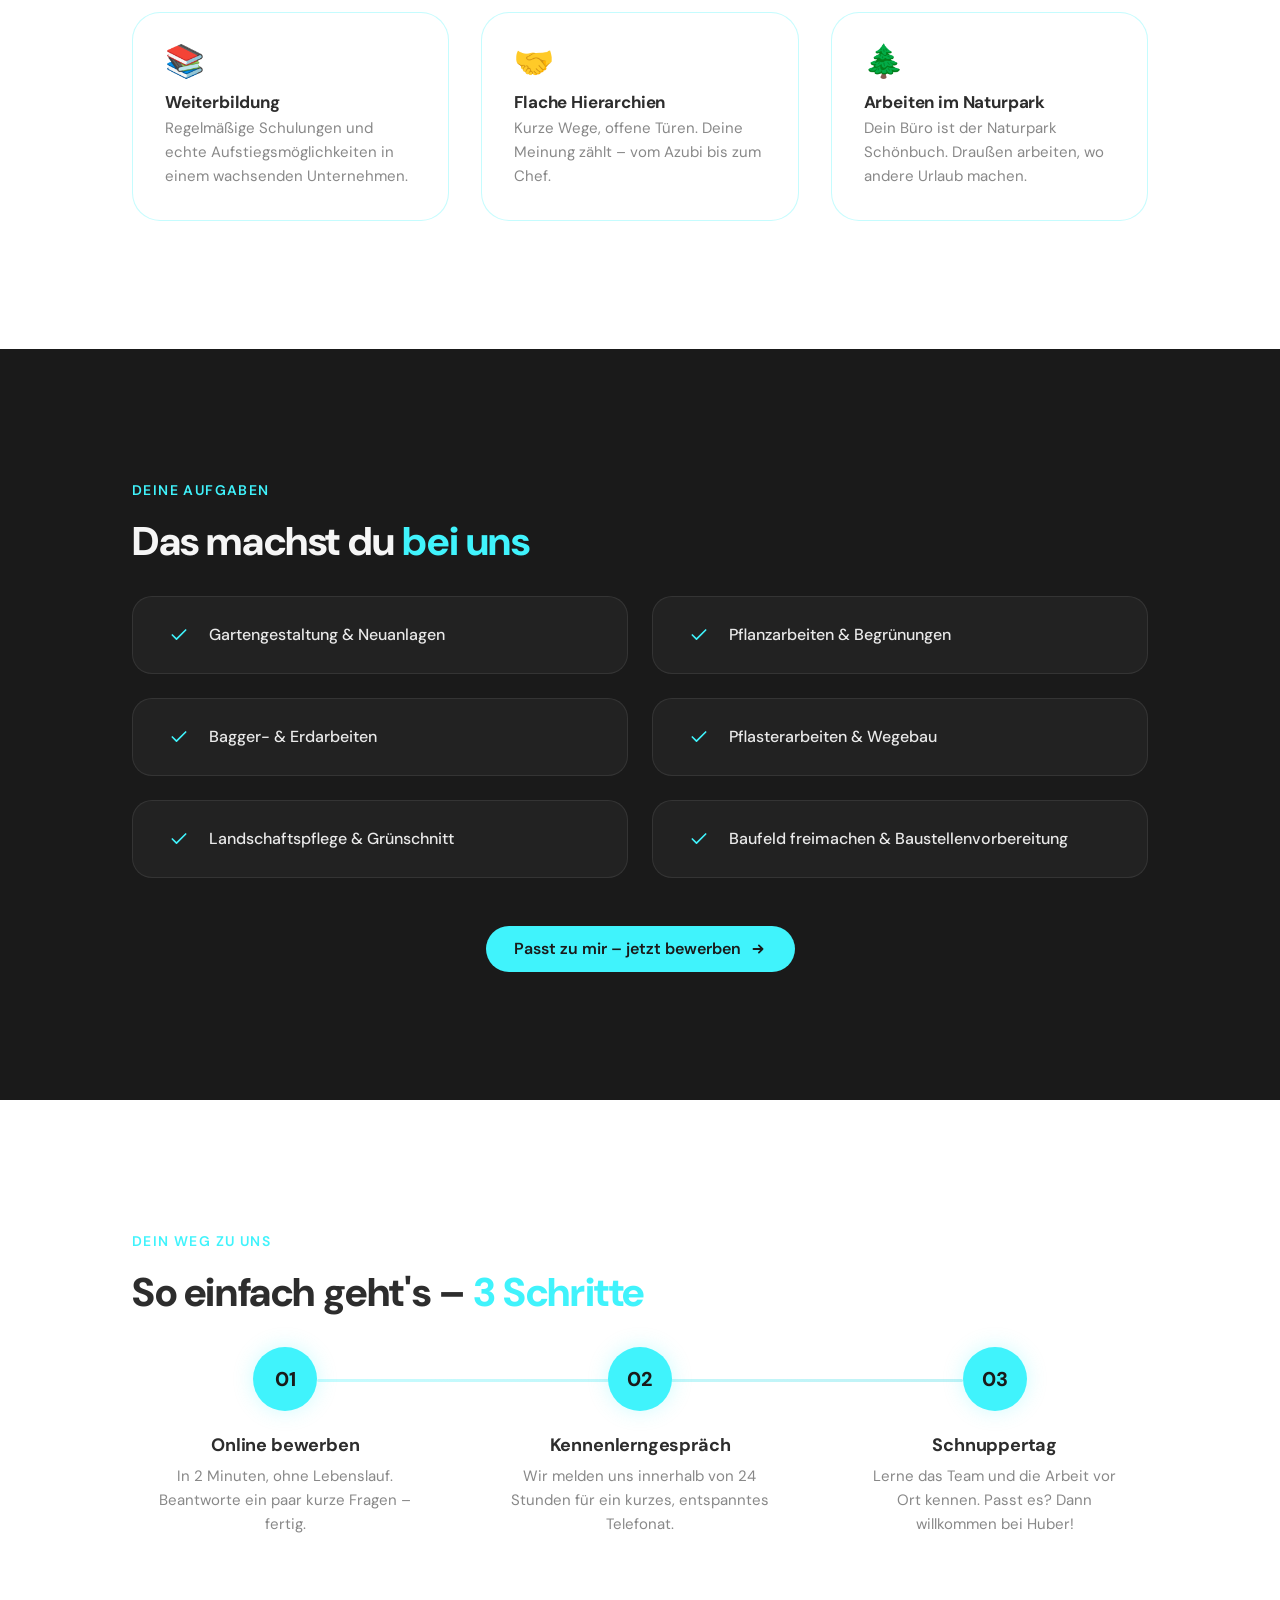
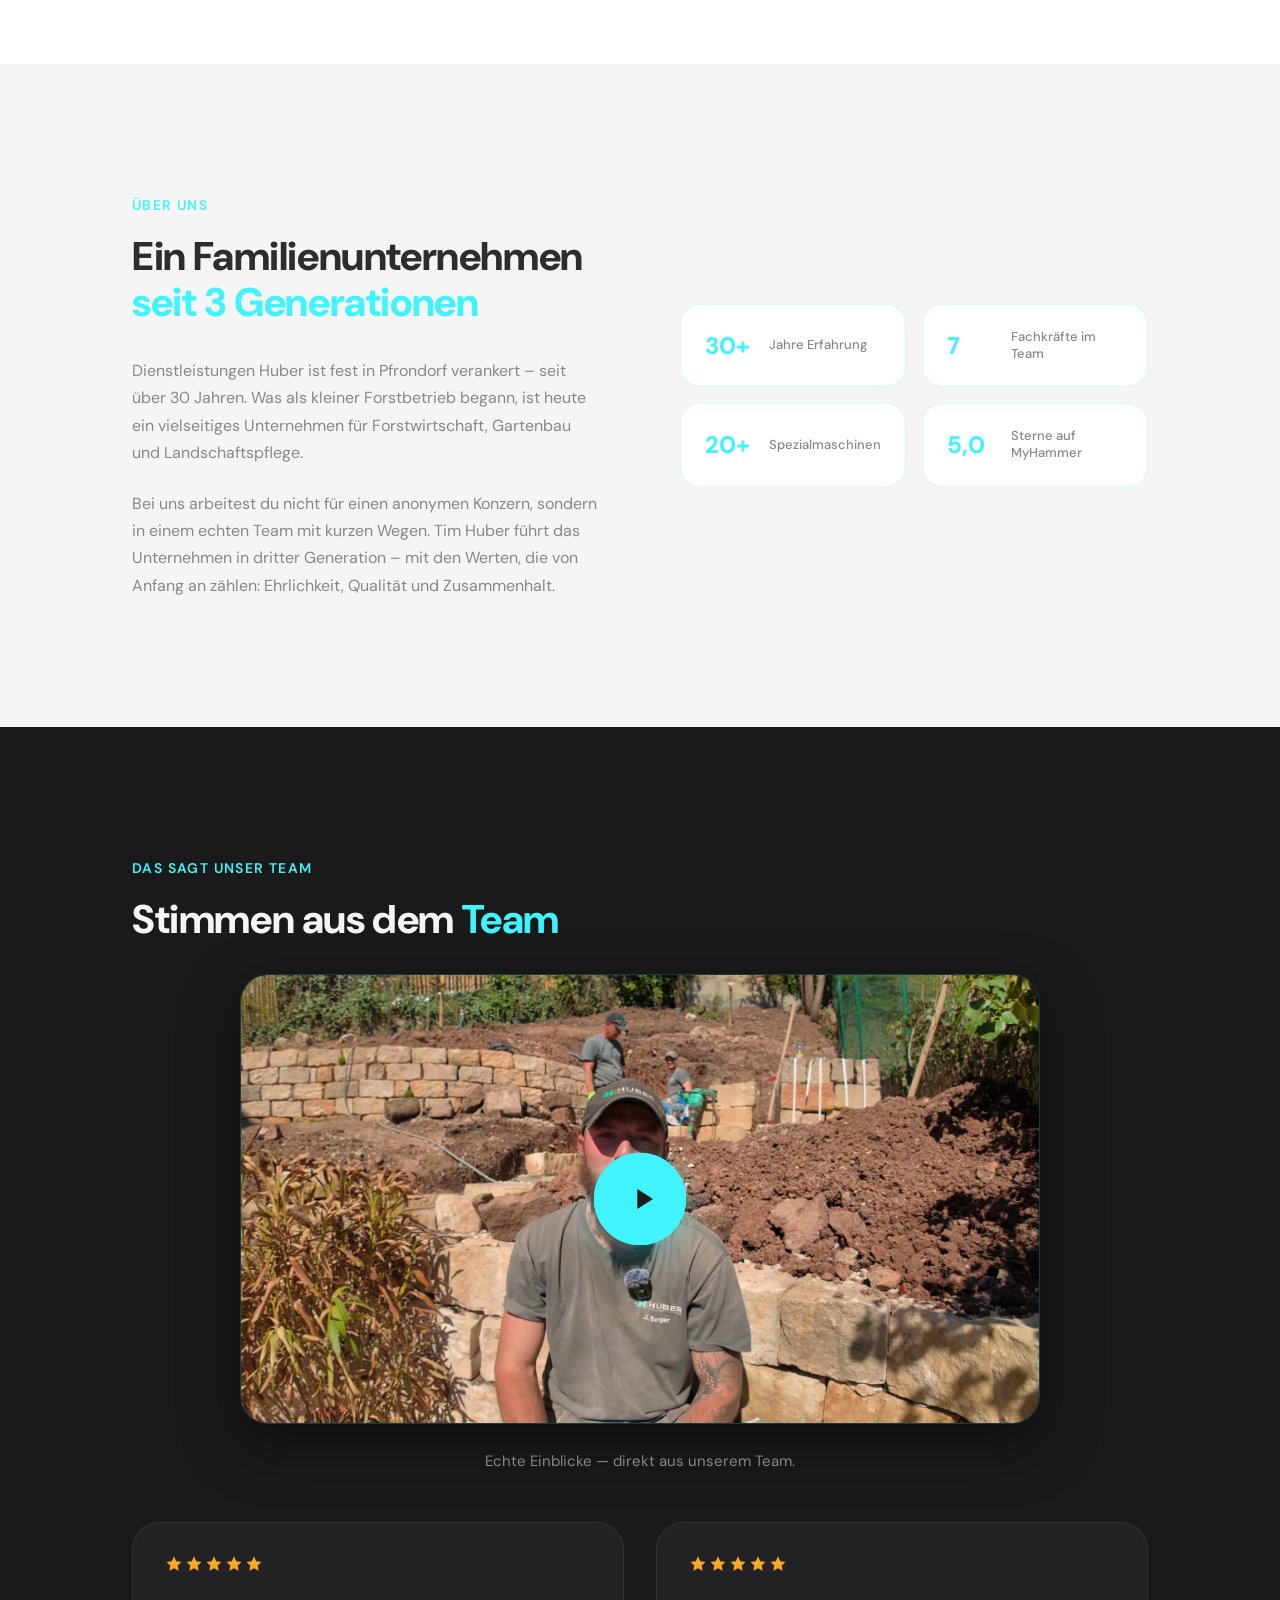
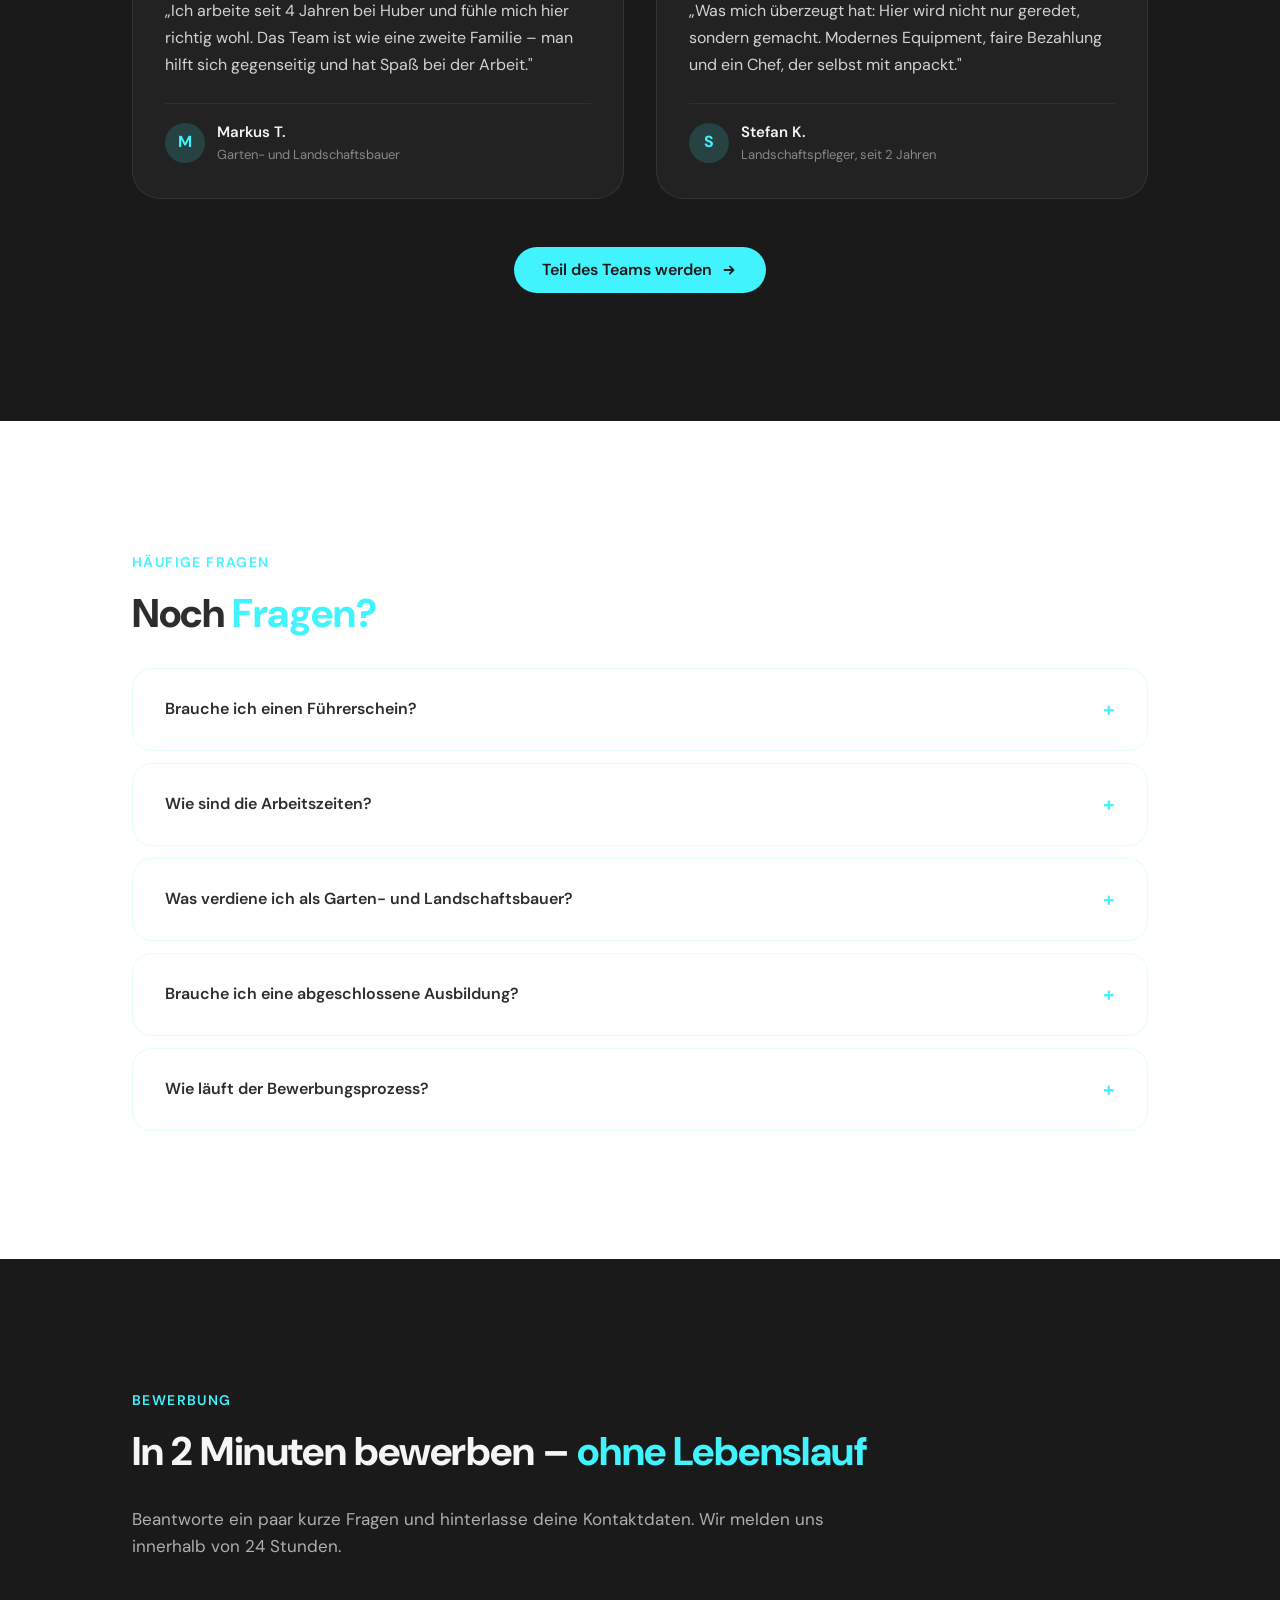
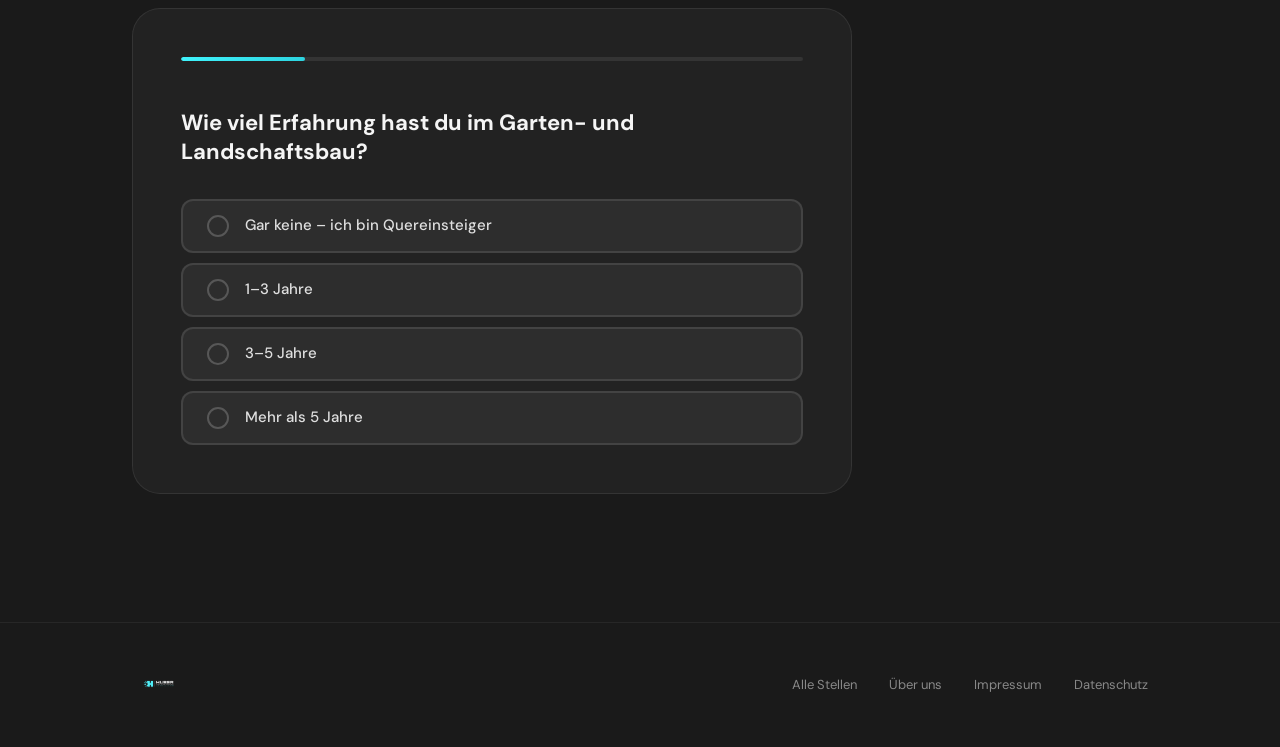
<file: karriere-gartenbauer.html>
<!DOCTYPE html>
<html lang="de">
<head>
  <meta charset="UTF-8">
  <meta name="viewport" content="width=device-width, initial-scale=1.0">
  <link rel="icon" type="image/png" sizes="32x32" href="images/favicon-32.png">
  <link rel="icon" type="image/png" sizes="512x512" href="images/favicon-512.png">
  <link rel="icon" type="image/png" sizes="192x192" href="images/favicon-192.png">
  <link rel="apple-touch-icon" sizes="192x192" href="images/favicon-192.png">
  <title>Garten- und Landschaftsbauer (m/w/d) – Dienstleistungen Huber</title>
  <meta name="description" content="Werde Garten- und Landschaftsbauer bei Huber in Pfrondorf. Überdurchschnittliches Gehalt, familiäres Team, moderne Maschinen. Bewirb dich in 2 Minuten – ohne Lebenslauf!">
  <meta property="og:title" content="Garten- und Landschaftsbauer (m/w/d) – Jetzt bewerben!">
  <meta property="og:description" content="Überdurchschnittliches Gehalt, familiäres Team, moderne Maschinen. Bewirb dich in 2 Minuten – ohne Lebenslauf!">
  <meta property="og:type" content="website">

  <!-- Fonts -->
  <link rel="preconnect" href="https://fonts.googleapis.com">
  <link rel="preconnect" href="https://fonts.gstatic.com" crossorigin>
  <link href="https://fonts.googleapis.com/css2?family=DM+Sans:ital,opsz,wght@0,9..40,400;0,9..40,500;0,9..40,600;0,9..40,700;0,9..40,800;1,9..40,400&display=swap" rel="stylesheet">

  <!-- Styles -->
  <link rel="stylesheet" href="css/style.css">
  <link rel="stylesheet" href="css/recruiting.css">
</head>
<body>

  <!-- ============================================
       STICKY HEADER (minimal, with CTA)
       ============================================ -->
  <header class="rec-header" id="recHeader">
    <div class="rec-header__inner">
      <a class="rec-header__logo" href="/karriere">
        <img src="images/logo-transparent.png" alt="Huber">
      </a>
      <a class="btn btn--primary btn--sm" href="#bewerben">
        Jetzt bewerben
        <svg class="arrow-icon" viewBox="0 0 20 20" fill="none" stroke="currentColor" stroke-width="2" stroke-linecap="round" stroke-linejoin="round"><path d="M5 10h10M11 6l4 4-4 4"/></svg>
      </a>
    </div>
  </header>

  <!-- ============================================
       HERO SECTION
       ============================================ -->
  <section class="rec-hero">
    <div class="rec-container">
      <h1 class="rec-hero__title">
        Werde <span class="accent-text">Garten- und Landschaftsbauer</span> bei Huber
      </h1>

      <p class="rec-hero__subtitle">
        Draußen arbeiten, Gärten gestalten, fair bezahlt werden – in einem Team, das zusammenhält.
      </p>

      <div class="rec-hero__meta">
        <span class="rec-meta-tag">
          <svg viewBox="0 0 20 20" fill="currentColor"><path d="M10 2a8 8 0 100 16 8 8 0 000-16zm1 11H9v-1h2v1zm0-3H9V6h2v4z"/></svg>
          Vollzeit
        </span>
        <span class="rec-meta-tag">
          <svg viewBox="0 0 20 20" fill="currentColor"><path d="M10 2a8 8 0 100 16 8 8 0 000-16zm1 4v4l3 2-.5.87-3.5-2.37V6h1z"/></svg>
          Ab sofort
        </span>
        <span class="rec-meta-tag">
          <svg viewBox="0 0 20 20" fill="currentColor"><path d="M10 2C6.69 2 4 4.69 4 8c0 5.25 6 10 6 10s6-4.75 6-10c0-3.31-2.69-6-6-6zm0 8a2 2 0 110-4 2 2 0 010 4z"/></svg>
          Pfrondorf / Naturpark Schönbuch
        </span>
      </div>

      <a class="rec-hero__cta btn btn--primary btn--lg" href="#bewerben">
        In 2 Minuten bewerben – ohne Lebenslauf
        <svg class="arrow-icon" viewBox="0 0 20 20" fill="none" stroke="currentColor" stroke-width="2" stroke-linecap="round" stroke-linejoin="round"><path d="M5 10h10M11 6l4 4-4 4"/></svg>
      </a>

      <div class="rec-hero__image">
        <img src="images/buero.jpg" alt="Firmensitz Dienstleistungen Huber in Pfrondorf – Gansäcker 14" loading="lazy">
      </div>
    </div>
  </section>

  <!-- ============================================
       BENEFITS SECTION
       ============================================ -->
  <section class="rec-section rec-benefits">
    <div class="rec-container">
      <span class="section-label">Deine Vorteile</span>
      <h2 class="rec-section__title">Was dich bei uns <span class="accent-text">erwartet</span></h2>

      <div class="rec-benefits__grid">
        <div class="rec-benefit-card">
          <div class="rec-benefit-card__icon">💰</div>
          <h3>Überdurchschnittliches Gehalt</h3>
          <p>Gute Arbeit verdient gute Bezahlung. Bei uns stimmt das Gehalt – vom ersten Tag an.</p>
        </div>
        <div class="rec-benefit-card">
          <div class="rec-benefit-card__icon">👨‍👩‍👦</div>
          <h3>Familiäres Team</h3>
          <p>7 Fachkräfte, die sich aufeinander verlassen. Hier bist du nicht nur eine Nummer.</p>
        </div>
        <div class="rec-benefit-card">
          <div class="rec-benefit-card__icon">🚜</div>
          <h3>Moderne Maschinen</h3>
          <p>20+ Spezialmaschinen für effizientes Arbeiten. Kein veraltetes Equipment.</p>
        </div>
        <div class="rec-benefit-card">
          <div class="rec-benefit-card__icon">📚</div>
          <h3>Weiterbildung</h3>
          <p>Regelmäßige Schulungen und echte Aufstiegsmöglichkeiten in einem wachsenden Unternehmen.</p>
        </div>
        <div class="rec-benefit-card">
          <div class="rec-benefit-card__icon">🤝</div>
          <h3>Flache Hierarchien</h3>
          <p>Kurze Wege, offene Türen. Deine Meinung zählt – vom Azubi bis zum Chef.</p>
        </div>
        <div class="rec-benefit-card">
          <div class="rec-benefit-card__icon">🌲</div>
          <h3>Arbeiten im Naturpark</h3>
          <p>Dein Büro ist der Naturpark Schönbuch. Draußen arbeiten, wo andere Urlaub machen.</p>
        </div>
      </div>
    </div>
  </section>

  <!-- ============================================
       TASKS / RESPONSIBILITIES
       ============================================ -->
  <section class="rec-section rec-section--dark rec-tasks">
    <div class="rec-container">
      <span class="section-label" style="color: var(--accent);">Deine Aufgaben</span>
      <h2 class="rec-section__title" style="color: var(--text-light);">Das machst du <span class="accent-text">bei uns</span></h2>

      <div class="rec-tasks__grid">
        <div class="rec-task">
          <div class="rec-task__icon">
            <svg viewBox="0 0 24 24" fill="none" stroke="currentColor" stroke-width="2" stroke-linecap="round" stroke-linejoin="round"><polyline points="20 6 9 17 4 12"/></svg>
          </div>
          <span>Gartengestaltung & Neuanlagen</span>
        </div>
        <div class="rec-task">
          <div class="rec-task__icon">
            <svg viewBox="0 0 24 24" fill="none" stroke="currentColor" stroke-width="2" stroke-linecap="round" stroke-linejoin="round"><polyline points="20 6 9 17 4 12"/></svg>
          </div>
          <span>Pflanzarbeiten & Begrünungen</span>
        </div>
        <div class="rec-task">
          <div class="rec-task__icon">
            <svg viewBox="0 0 24 24" fill="none" stroke="currentColor" stroke-width="2" stroke-linecap="round" stroke-linejoin="round"><polyline points="20 6 9 17 4 12"/></svg>
          </div>
          <span>Bagger- & Erdarbeiten</span>
        </div>
        <div class="rec-task">
          <div class="rec-task__icon">
            <svg viewBox="0 0 24 24" fill="none" stroke="currentColor" stroke-width="2" stroke-linecap="round" stroke-linejoin="round"><polyline points="20 6 9 17 4 12"/></svg>
          </div>
          <span>Pflasterarbeiten & Wegebau</span>
        </div>
        <div class="rec-task">
          <div class="rec-task__icon">
            <svg viewBox="0 0 24 24" fill="none" stroke="currentColor" stroke-width="2" stroke-linecap="round" stroke-linejoin="round"><polyline points="20 6 9 17 4 12"/></svg>
          </div>
          <span>Landschaftspflege & Grünschnitt</span>
        </div>
        <div class="rec-task">
          <div class="rec-task__icon">
            <svg viewBox="0 0 24 24" fill="none" stroke="currentColor" stroke-width="2" stroke-linecap="round" stroke-linejoin="round"><polyline points="20 6 9 17 4 12"/></svg>
          </div>
          <span>Baufeld freimachen & Baustellenvorbereitung</span>
        </div>
      </div>

      <div class="rec-tasks__cta">
        <a class="btn btn--primary btn--lg" href="#bewerben">
          Passt zu mir – jetzt bewerben
          <svg class="arrow-icon" viewBox="0 0 20 20" fill="none" stroke="currentColor" stroke-width="2" stroke-linecap="round" stroke-linejoin="round"><path d="M5 10h10M11 6l4 4-4 4"/></svg>
        </a>
      </div>
    </div>
  </section>

  <!-- ============================================
       PROCESS – So läuft deine Bewerbung
       ============================================ -->
  <section class="rec-section rec-process">
    <div class="rec-container">
      <span class="section-label">Dein Weg zu uns</span>
      <h2 class="rec-section__title">So einfach geht's – <span class="accent-text">3 Schritte</span></h2>

      <div class="rec-process__steps">
        <div class="rec-process-step">
          <div class="rec-process-step__number">01</div>
          <h3>Online bewerben</h3>
          <p>In 2 Minuten, ohne Lebenslauf. Beantworte ein paar kurze Fragen – fertig.</p>
        </div>
        <div class="rec-process-step">
          <div class="rec-process-step__number">02</div>
          <h3>Kennenlerngespräch</h3>
          <p>Wir melden uns innerhalb von 24 Stunden für ein kurzes, entspanntes Telefonat.</p>
        </div>
        <div class="rec-process-step">
          <div class="rec-process-step__number">03</div>
          <h3>Schnuppertag</h3>
          <p>Lerne das Team und die Arbeit vor Ort kennen. Passt es? Dann willkommen bei Huber!</p>
        </div>
      </div>
    </div>
  </section>

  <!-- ============================================
       ABOUT – Über Huber
       ============================================ -->
  <section class="rec-section rec-about">
    <div class="rec-container">
      <div class="rec-about__inner">
        <div class="rec-about__content">
          <span class="section-label">Über uns</span>
          <h2 class="rec-section__title">Ein Familienunternehmen <span class="accent-text">seit 3 Generationen</span></h2>
          <p>Dienstleistungen Huber ist fest in Pfrondorf verankert – seit über 30 Jahren. Was als kleiner Forstbetrieb begann, ist heute ein vielseitiges Unternehmen für Forstwirtschaft, Gartenbau und Landschaftspflege.</p>
          <p>Bei uns arbeitest du nicht für einen anonymen Konzern, sondern in einem echten Team mit kurzen Wegen. Tim Huber führt das Unternehmen in dritter Generation – mit den Werten, die von Anfang an zählen: Ehrlichkeit, Qualität und Zusammenhalt.</p>
        </div>
        <div class="rec-about__stats">
          <div class="rec-about__stat">
            <span class="rec-about__stat-number">30+</span>
            <span class="rec-about__stat-label">Jahre Erfahrung</span>
          </div>
          <div class="rec-about__stat">
            <span class="rec-about__stat-number">7</span>
            <span class="rec-about__stat-label">Fachkräfte im Team</span>
          </div>
          <div class="rec-about__stat">
            <span class="rec-about__stat-number">20+</span>
            <span class="rec-about__stat-label">Spezialmaschinen</span>
          </div>
          <div class="rec-about__stat">
            <span class="rec-about__stat-number">5,0</span>
            <span class="rec-about__stat-label">Sterne auf MyHammer</span>
          </div>
        </div>
      </div>
    </div>
  </section>

  <!-- ============================================
       TESTIMONIALS – Mitarbeiterstimmen
       ============================================ -->
  <section class="rec-section rec-section--dark rec-testimonials">
    <div class="rec-container">
      <span class="section-label" style="color: var(--accent);">Das sagt unser Team</span>
      <h2 class="rec-section__title" style="color: var(--text-light);">Stimmen aus dem <span class="accent-text">Team</span></h2>

      <div class="rec-video">
        <div class="video-wrapper">
          <video preload="metadata" poster="videos/mitarbeiter-interview-poster.jpg" playsinline>
            <source src="videos/mitarbeiter-interview-huber.mp4" type="video/mp4">
            Ihr Browser unterstützt das Video-Format nicht.
          </video>
          <button class="video-play-btn" aria-label="Video abspielen" type="button">
            <svg viewBox="0 0 24 24"><path d="M8 5v14l11-7z"/></svg>
          </button>
        </div>
      </div>
      <p class="rec-video__caption">Echte Einblicke &mdash; direkt aus unserem Team.</p>

      <div class="rec-testimonials__grid">
        <div class="rec-testimonial">
          <div class="rec-testimonial__stars">
            <svg viewBox="0 0 24 24"><path d="M12 2l3.09 6.26L22 9.27l-5 4.87 1.18 6.88L12 17.77l-6.18 3.25L7 14.14 2 9.27l6.91-1.01L12 2z"/></svg>
            <svg viewBox="0 0 24 24"><path d="M12 2l3.09 6.26L22 9.27l-5 4.87 1.18 6.88L12 17.77l-6.18 3.25L7 14.14 2 9.27l6.91-1.01L12 2z"/></svg>
            <svg viewBox="0 0 24 24"><path d="M12 2l3.09 6.26L22 9.27l-5 4.87 1.18 6.88L12 17.77l-6.18 3.25L7 14.14 2 9.27l6.91-1.01L12 2z"/></svg>
            <svg viewBox="0 0 24 24"><path d="M12 2l3.09 6.26L22 9.27l-5 4.87 1.18 6.88L12 17.77l-6.18 3.25L7 14.14 2 9.27l6.91-1.01L12 2z"/></svg>
            <svg viewBox="0 0 24 24"><path d="M12 2l3.09 6.26L22 9.27l-5 4.87 1.18 6.88L12 17.77l-6.18 3.25L7 14.14 2 9.27l6.91-1.01L12 2z"/></svg>
          </div>
          <blockquote class="rec-testimonial__text">
            „Ich arbeite seit 4 Jahren bei Huber und fühle mich hier richtig wohl. Das Team ist wie eine zweite Familie – man hilft sich gegenseitig und hat Spaß bei der Arbeit."
          </blockquote>
          <div class="rec-testimonial__author">
            <div class="rec-testimonial__avatar">M</div>
            <div>
              <span class="rec-testimonial__name">Markus T.</span>
              <span class="rec-testimonial__role">Garten- und Landschaftsbauer</span>
            </div>
          </div>
        </div>

        <div class="rec-testimonial">
          <div class="rec-testimonial__stars">
            <svg viewBox="0 0 24 24"><path d="M12 2l3.09 6.26L22 9.27l-5 4.87 1.18 6.88L12 17.77l-6.18 3.25L7 14.14 2 9.27l6.91-1.01L12 2z"/></svg>
            <svg viewBox="0 0 24 24"><path d="M12 2l3.09 6.26L22 9.27l-5 4.87 1.18 6.88L12 17.77l-6.18 3.25L7 14.14 2 9.27l6.91-1.01L12 2z"/></svg>
            <svg viewBox="0 0 24 24"><path d="M12 2l3.09 6.26L22 9.27l-5 4.87 1.18 6.88L12 17.77l-6.18 3.25L7 14.14 2 9.27l6.91-1.01L12 2z"/></svg>
            <svg viewBox="0 0 24 24"><path d="M12 2l3.09 6.26L22 9.27l-5 4.87 1.18 6.88L12 17.77l-6.18 3.25L7 14.14 2 9.27l6.91-1.01L12 2z"/></svg>
            <svg viewBox="0 0 24 24"><path d="M12 2l3.09 6.26L22 9.27l-5 4.87 1.18 6.88L12 17.77l-6.18 3.25L7 14.14 2 9.27l6.91-1.01L12 2z"/></svg>
          </div>
          <blockquote class="rec-testimonial__text">
            „Was mich überzeugt hat: Hier wird nicht nur geredet, sondern gemacht. Modernes Equipment, faire Bezahlung und ein Chef, der selbst mit anpackt."
          </blockquote>
          <div class="rec-testimonial__author">
            <div class="rec-testimonial__avatar">S</div>
            <div>
              <span class="rec-testimonial__name">Stefan K.</span>
              <span class="rec-testimonial__role">Landschaftspfleger, seit 2 Jahren</span>
            </div>
          </div>
        </div>
      </div>

      <div class="rec-testimonials__cta">
        <a class="btn btn--primary btn--lg" href="#bewerben">
          Teil des Teams werden
          <svg class="arrow-icon" viewBox="0 0 20 20" fill="none" stroke="currentColor" stroke-width="2" stroke-linecap="round" stroke-linejoin="round"><path d="M5 10h10M11 6l4 4-4 4"/></svg>
        </a>
      </div>
    </div>
  </section>

  <!-- ============================================
       FAQ – Häufige Fragen
       ============================================ -->
  <section class="rec-section rec-faq">
    <div class="rec-container">
      <span class="section-label">Häufige Fragen</span>
      <h2 class="rec-section__title">Noch <span class="accent-text">Fragen?</span></h2>

      <div class="rec-faq__list">
        <details class="rec-faq__item">
          <summary class="rec-faq__question">Brauche ich einen Führerschein?</summary>
          <div class="rec-faq__answer">
            <p>Ein Führerschein Klasse B ist hilfreich, aber keine Voraussetzung. Wir finden gemeinsam eine Lösung – bei uns scheitert es nicht an der Anfahrt.</p>
          </div>
        </details>

        <details class="rec-faq__item">
          <summary class="rec-faq__question">Wie sind die Arbeitszeiten?</summary>
          <div class="rec-faq__answer">
            <p>Wir arbeiten in der Regel von Montag bis Freitag. Die genauen Zeiten hängen von der Saison und den Projekten ab – Überstunden werden fair vergütet oder ausgeglichen.</p>
          </div>
        </details>

        <details class="rec-faq__item">
          <summary class="rec-faq__question">Was verdiene ich als Garten- und Landschaftsbauer?</summary>
          <div class="rec-faq__answer">
            <p>Wir zahlen überdurchschnittlich – das genaue Gehalt besprechen wir im persönlichen Gespräch und richtet sich nach deiner Erfahrung und Qualifikation.</p>
          </div>
        </details>

        <details class="rec-faq__item">
          <summary class="rec-faq__question">Brauche ich eine abgeschlossene Ausbildung?</summary>
          <div class="rec-faq__answer">
            <p>Eine Ausbildung im GaLaBau ist ideal, aber kein Muss. Auch motivierte Quereinsteiger mit handwerklichem Geschick sind bei uns willkommen.</p>
          </div>
        </details>

        <details class="rec-faq__item">
          <summary class="rec-faq__question">Wie läuft der Bewerbungsprozess?</summary>
          <div class="rec-faq__answer">
            <p>Ganz unkompliziert: Du beantwortest ein paar kurze Fragen (dauert 2 Minuten), wir melden uns innerhalb von 24 Stunden telefonisch bei dir. Dann vereinbaren wir einen Schnuppertag – und du entscheidest, ob wir zueinander passen.</p>
          </div>
        </details>
      </div>
    </div>
  </section>

  <!-- ============================================
       APPLICATION FORM (Quiz-Style)
       ============================================ -->
  <section class="rec-section rec-section--dark rec-apply" id="bewerben">
    <div class="rec-container">
      <span class="section-label" style="color: var(--accent);">Bewerbung</span>
      <h2 class="rec-section__title" style="color: var(--text-light);">In 2 Minuten bewerben – <span class="accent-text">ohne Lebenslauf</span></h2>
      <p class="rec-apply__intro">Beantworte ein paar kurze Fragen und hinterlasse deine Kontaktdaten. Wir melden uns innerhalb von 24 Stunden.</p>

      <div class="rec-apply__funnel">
        <!-- Progress -->
        <div class="rec-apply__progress">
          <div class="rec-apply__progress-bar" id="applyProgress"></div>
        </div>

        <!-- Quiz Steps Container -->
        <div class="rec-apply__steps" id="applySteps">

          <!-- STEP 1: Erfahrung -->
          <div class="rec-apply__step active" data-step="0">
            <p class="rec-apply__question">Wie viel Erfahrung hast du im Garten- und Landschaftsbau?</p>
            <div class="rec-apply__options" data-mode="single" data-name="erfahrung">
              <button class="rec-apply__option" data-value="Keine Erfahrung">
                <span class="rec-apply__option-check"></span>
                Gar keine – ich bin Quereinsteiger
              </button>
              <button class="rec-apply__option" data-value="1-3 Jahre">
                <span class="rec-apply__option-check"></span>
                1–3 Jahre
              </button>
              <button class="rec-apply__option" data-value="3-5 Jahre">
                <span class="rec-apply__option-check"></span>
                3–5 Jahre
              </button>
              <button class="rec-apply__option" data-value="Mehr als 5 Jahre">
                <span class="rec-apply__option-check"></span>
                Mehr als 5 Jahre
              </button>
            </div>
          </div>

          <!-- STEP 2: Wechselgrund -->
          <div class="rec-apply__step" data-step="1">
            <p class="rec-apply__question">Warum möchtest du wechseln?</p>
            <p class="rec-apply__hint">Mehrfachauswahl möglich</p>
            <div class="rec-apply__options" data-mode="multi" data-name="wechselgrund">
              <button class="rec-apply__option" data-value="Besseres Gehalt">
                <span class="rec-apply__option-check"></span>
                Besseres Gehalt
              </button>
              <button class="rec-apply__option" data-value="Besseres Team">
                <span class="rec-apply__option-check"></span>
                Besseres Team
              </button>
              <button class="rec-apply__option" data-value="Mehr Abwechslung">
                <span class="rec-apply__option-check"></span>
                Mehr Abwechslung
              </button>
              <button class="rec-apply__option" data-value="Näherer Arbeitsort">
                <span class="rec-apply__option-check"></span>
                Näherer Arbeitsort
              </button>
              <button class="rec-apply__option" data-value="Sichererer Arbeitsplatz">
                <span class="rec-apply__option-check"></span>
                Sichererer Arbeitsplatz
              </button>
              <button class="rec-apply__option" data-value="Sonstiges">
                <span class="rec-apply__option-check"></span>
                Sonstiges
              </button>
            </div>
            <button class="rec-apply__next" data-next>
              Weiter
              <svg viewBox="0 0 20 20" fill="none" stroke="currentColor" stroke-width="2" stroke-linecap="round" stroke-linejoin="round"><path d="M5 10h10M11 6l4 4-4 4"/></svg>
            </button>
          </div>

          <!-- STEP 3: Erreichbarkeit -->
          <div class="rec-apply__step" data-step="2">
            <p class="rec-apply__question">Wann bist du am besten erreichbar?</p>
            <div class="rec-apply__options" data-mode="single" data-name="erreichbarkeit">
              <button class="rec-apply__option" data-value="Vormittags (8-12 Uhr)">
                <span class="rec-apply__option-check"></span>
                Vormittags (8–12 Uhr)
              </button>
              <button class="rec-apply__option" data-value="Nachmittags (12-17 Uhr)">
                <span class="rec-apply__option-check"></span>
                Nachmittags (12–17 Uhr)
              </button>
              <button class="rec-apply__option" data-value="Abends (17-20 Uhr)">
                <span class="rec-apply__option-check"></span>
                Abends (17–20 Uhr)
              </button>
            </div>
          </div>

          <!-- STEP 4: Führerschein -->
          <div class="rec-apply__step" data-step="3">
            <p class="rec-apply__question">Hast du einen Führerschein?</p>
            <div class="rec-apply__options" data-mode="single" data-name="fuehrerschein">
              <button class="rec-apply__option" data-value="Klasse B">
                <span class="rec-apply__option-check"></span>
                Ja, Klasse B
              </button>
              <button class="rec-apply__option" data-value="Klasse B + BE">
                <span class="rec-apply__option-check"></span>
                Ja, Klasse B + BE (Anhänger)
              </button>
              <button class="rec-apply__option" data-value="Klasse C/CE">
                <span class="rec-apply__option-check"></span>
                Ja, Klasse C/CE (LKW)
              </button>
              <button class="rec-apply__option" data-value="Kein Führerschein">
                <span class="rec-apply__option-check"></span>
                Nein, aktuell keinen
              </button>
            </div>
          </div>

          <!-- STEP 5: Starttermin -->
          <div class="rec-apply__step" data-step="4">
            <p class="rec-apply__question">Wann könntest du bei uns starten?</p>
            <div class="rec-apply__options" data-mode="single" data-name="starttermin">
              <button class="rec-apply__option" data-value="Sofort">
                <span class="rec-apply__option-check"></span>
                Sofort / innerhalb von 2 Wochen
              </button>
              <button class="rec-apply__option" data-value="1-2 Monate">
                <span class="rec-apply__option-check"></span>
                In 1–2 Monaten
              </button>
              <button class="rec-apply__option" data-value="3+ Monate">
                <span class="rec-apply__option-check"></span>
                In 3+ Monaten
              </button>
              <button class="rec-apply__option" data-value="Unsicher">
                <span class="rec-apply__option-check"></span>
                Bin noch unsicher
              </button>
            </div>
          </div>

          <!-- STEP 6: Kontaktformular -->
          <div class="rec-apply__step" data-step="5">
            <div class="rec-apply__contact-person">
              <div class="rec-apply__avatar">TH</div>
              <div>
                <div class="rec-apply__contact-name">Tim Huber</div>
                <div class="rec-apply__contact-role">Geschäftsführer – meldet sich persönlich bei dir</div>
              </div>
            </div>

            <form id="applyForm" data-position="Garten- und Landschaftsbauer (m/w/d)" data-webhook="https://services.leadconnectorhq.com/hooks/ZXWamQe9B87mJTCjQHZ0/webhook-trigger/ed8e1055-8ddf-423f-b387-7ea5f14a843b" class="rec-apply__form">
              <div class="rec-apply__form-group">
                <label for="applyName">Name *</label>
                <input type="text" id="applyName" name="name" placeholder="Dein vollständiger Name" required>
              </div>
              <div class="rec-apply__form-group">
                <label for="applyEmail">E-Mail *</label>
                <input type="email" id="applyEmail" name="email" placeholder="Deine E-Mail-Adresse" required>
              </div>
              <div class="rec-apply__form-group">
                <label for="applyTelefon">Telefon *</label>
                <input type="tel" id="applyTelefon" name="telefon" placeholder="Deine Telefonnummer" required>
              </div>

              <button type="submit" class="rec-apply__submit">
                Bewerbung absenden
                <svg viewBox="0 0 20 20" fill="none" stroke="currentColor" stroke-width="2" stroke-linecap="round" stroke-linejoin="round"><path d="M5 10h10M11 6l4 4-4 4"/></svg>
              </button>
            </form>
          </div>

          <!-- STEP 7: Danke -->
          <div class="rec-apply__step" data-step="6">
            <div class="rec-apply__success">
              <div class="rec-apply__checkmark">
                <svg viewBox="0 0 24 24" fill="none" stroke="currentColor" stroke-linecap="round" stroke-linejoin="round"><polyline points="20 6 9 17 4 12"/></svg>
              </div>
              <h3>Bewerbung erhalten!</h3>
              <p>Wir melden uns innerhalb von 24 Stunden bei dir.</p>
              <div class="rec-apply__next-steps">
                <div class="rec-apply__next-step">
                  <span class="rec-apply__step-num">1</span>
                  <span>Wir melden uns innerhalb von 24h bei dir.</span>
                </div>
                <div class="rec-apply__next-step">
                  <span class="rec-apply__step-num">2</span>
                  <span>Kurzes Telefonat zum Kennenlernen – ganz entspannt.</span>
                </div>
                <div class="rec-apply__next-step">
                  <span class="rec-apply__step-num">3</span>
                  <span>Schnuppertag – lerne das Team und die Arbeit kennen.</span>
                </div>
              </div>
              <div class="rec-apply__share">
                <p>Kennst du jemanden, der auch sucht?</p>
                <button class="rec-apply__share-btn" id="shareBtn">
                  <svg viewBox="0 0 24 24" fill="none" stroke="currentColor" stroke-width="2" stroke-linecap="round" stroke-linejoin="round"><circle cx="18" cy="5" r="3"/><circle cx="6" cy="12" r="3"/><circle cx="18" cy="19" r="3"/><line x1="8.59" y1="13.51" x2="15.42" y2="17.49"/><line x1="15.41" y1="6.51" x2="8.59" y2="10.49"/></svg>
                  Link teilen
                </button>
              </div>
            </div>
          </div>

        </div>
      </div>
    </div>
  </section>

  <!-- ============================================
       FOOTER (minimal)
       ============================================ -->
  <footer class="rec-footer">
    <div class="rec-container">
      <div class="rec-footer__inner">
        <a href="/" class="rec-footer__logo">
          <img src="images/logo-transparent.png" alt="Huber">
        </a>
        <div class="rec-footer__links">
          <a href="/karriere">Alle Stellen</a>
          <a href="/ueber-uns">Über uns</a>
          <a href="/impressum">Impressum</a>
          <a href="/datenschutz">Datenschutz</a>
        </div>
      </div>
    </div>
  </footer>

  <!-- Toast Notification -->
  <div class="rec-toast" id="recToast"></div>

  <!-- Scripts -->
  <script src="js/recruiting.js"></script>
  <script src="js/video-player.js"></script>
</body>
</html>
</file>
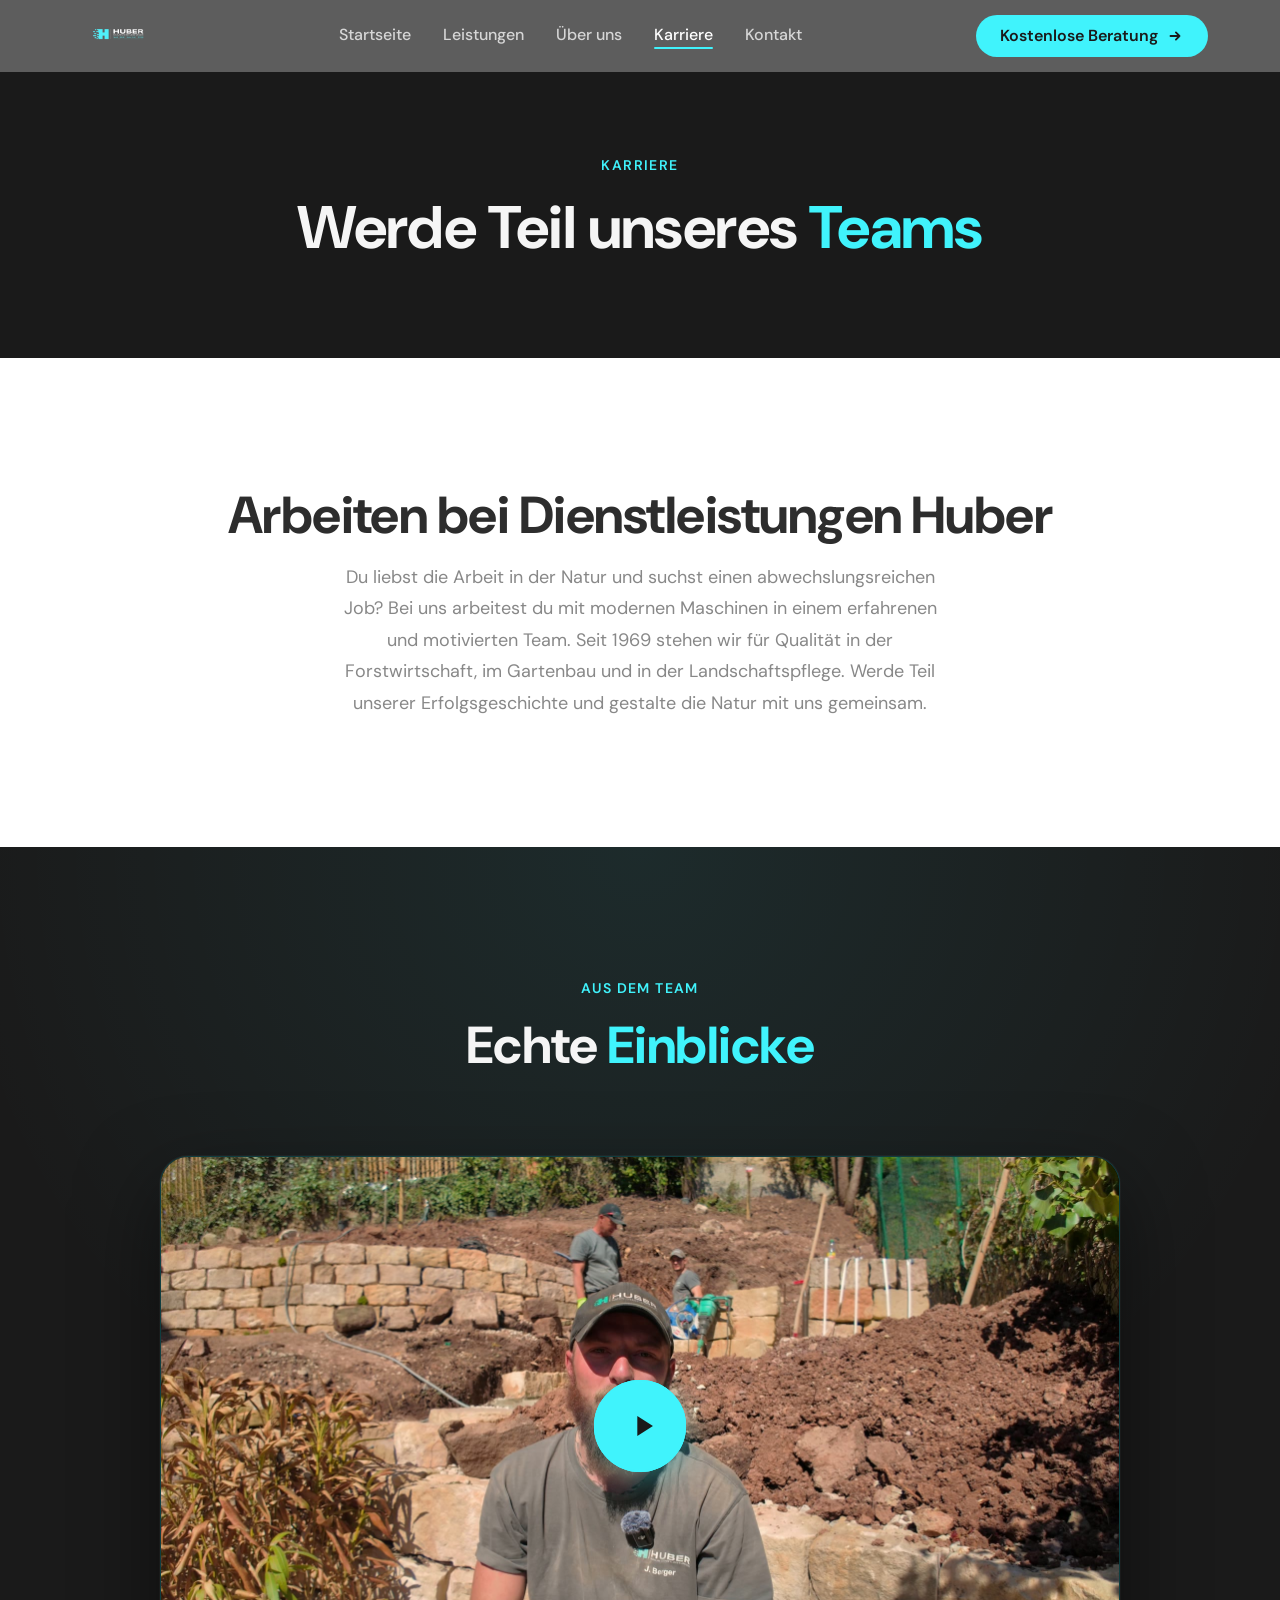
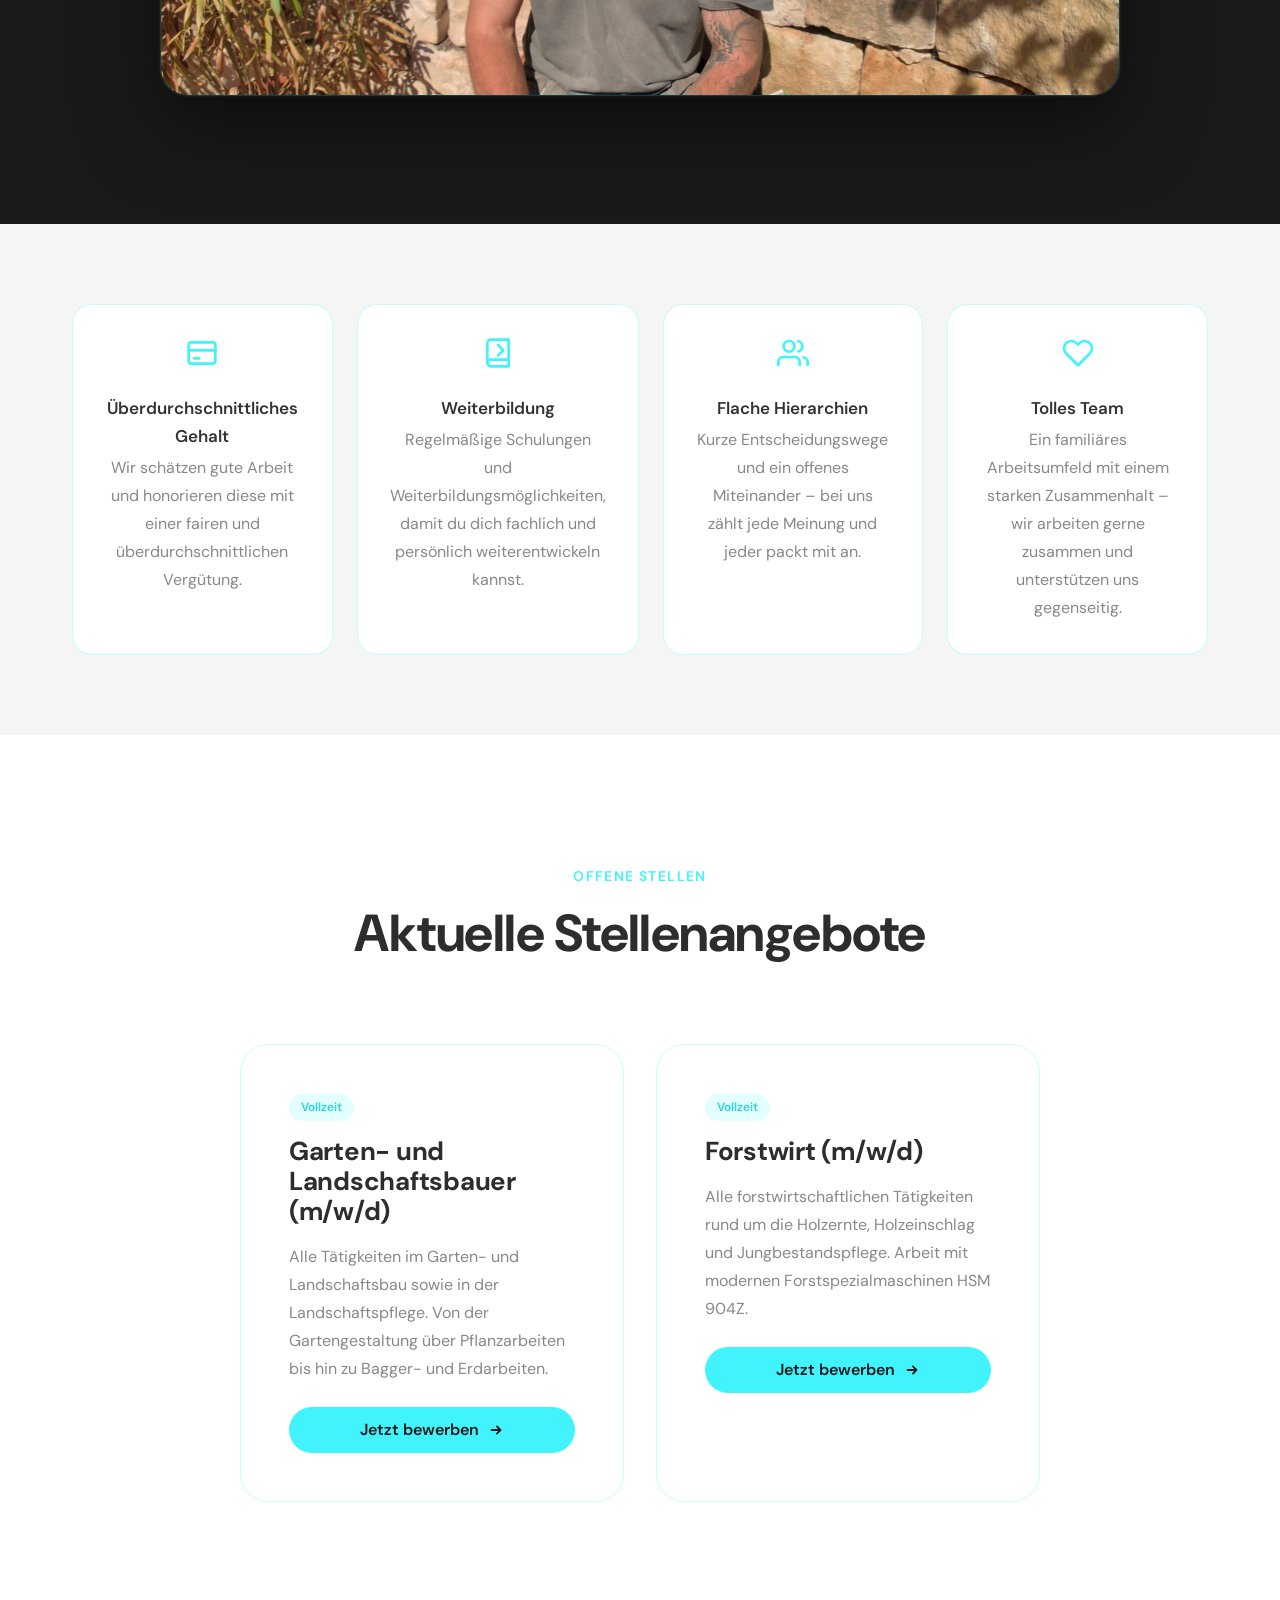
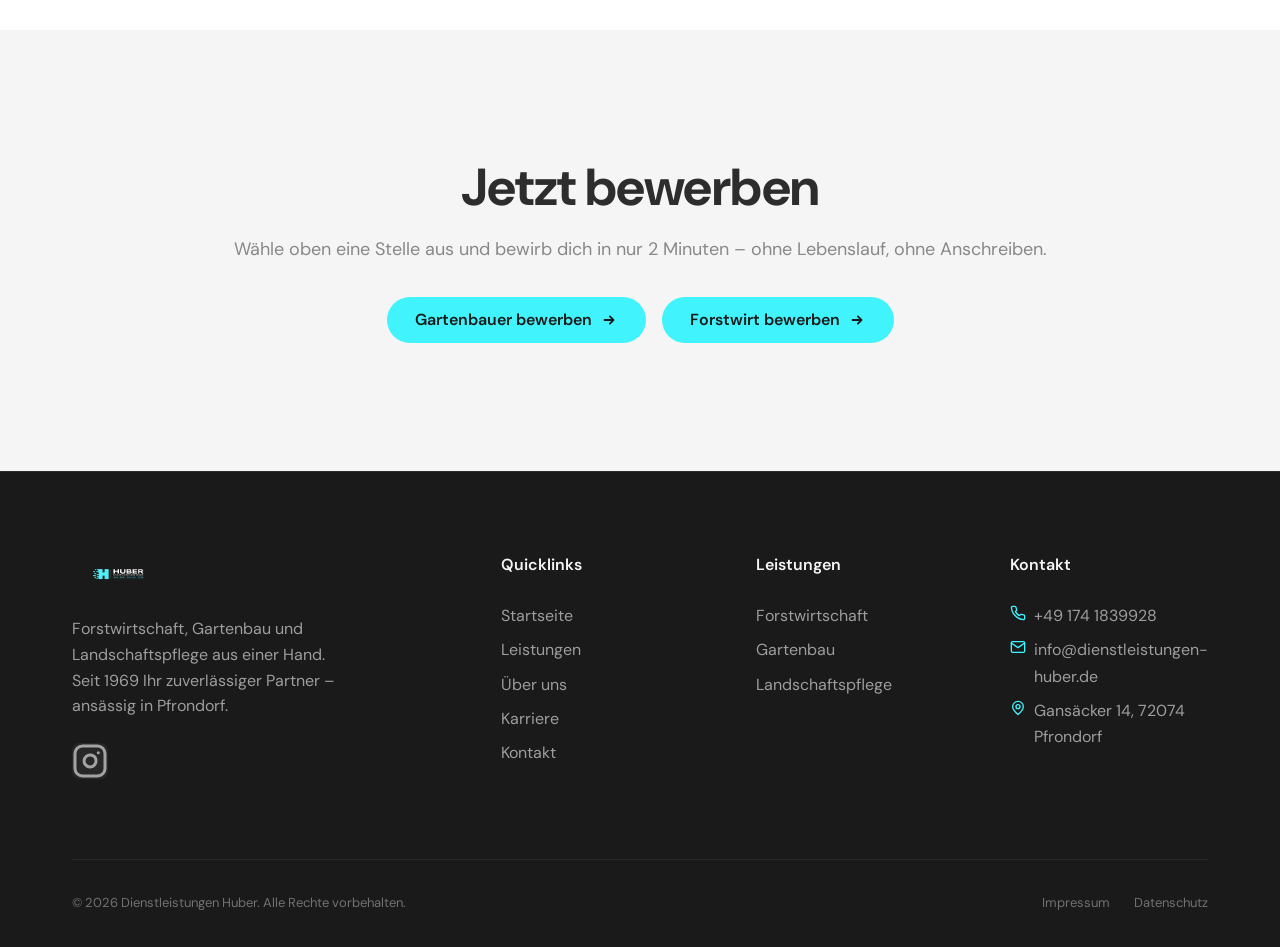
<file: karriere.html>
<!DOCTYPE html>
<html lang="de">
<head>
  <meta charset="UTF-8">
  <meta name="viewport" content="width=device-width, initial-scale=1.0">
  <link rel="icon" type="image/png" sizes="32x32" href="images/favicon-32.png">
  <link rel="icon" type="image/png" sizes="512x512" href="images/favicon-512.png">
  <link rel="icon" type="image/png" sizes="192x192" href="images/favicon-192.png">
  <link rel="apple-touch-icon" sizes="192x192" href="images/favicon-192.png">
  <title>Karriere – Dienstleistungen Huber | Jobs in Forst, Garten & Landschaftspflege</title>
  <meta name="description" content="Karriere bei Dienstleistungen Huber: Aktuelle Stellenangebote in der Forstwirtschaft, im Gartenbau und in der Landschaftspflege. Jetzt bewerben!">
  <meta property="og:title" content="Karriere – Dienstleistungen Huber">
  <meta property="og:description" content="Werde Teil unseres Teams! Offene Stellen in Forstwirtschaft und Garten- & Landschaftsbau. Überdurchschnittliches Gehalt, Weiterbildung & tolles Team.">
  <meta property="og:type" content="website">

  <!-- Fonts -->
  <link rel="preconnect" href="https://fonts.googleapis.com">
  <link rel="preconnect" href="https://fonts.gstatic.com" crossorigin>
  <link href="https://fonts.googleapis.com/css2?family=DM+Sans:ital,opsz,wght@0,9..40,400;0,9..40,500;0,9..40,600;0,9..40,700;0,9..40,800;1,9..40,400&display=swap" rel="stylesheet">

  <!-- Styles -->
  <link rel="stylesheet" href="css/style.css">
</head>
<body>

  <!-- ============================================
       NAVIGATION
       ============================================ -->
  <nav class="nav" id="nav">
    <div class="container nav__inner">
      <a class='nav__logo' href='/'>
        <img src="images/logo-transparent.png" alt="Dienstleistungen Huber Logo">
      </a>
      <ul class="nav__links" id="navLinks">
        <li><a href='/'>Startseite</a></li>
        <li><a href='/leistungen'>Leistungen</a></li>
        <li><a href='/ueber-uns'>Über uns</a></li>
        <li><a class='active' href='/karriere'>Karriere</a></li>
        <li><a href='/kontakt'>Kontakt</a></li>
      </ul>
      <a class='btn btn--primary nav__cta' href='/kontakt'>
        Kostenlose Beratung
        <svg class="arrow-icon" viewBox="0 0 20 20" fill="none" stroke="currentColor" stroke-width="2" stroke-linecap="round" stroke-linejoin="round"><path d="M5 10h10M11 6l4 4-4 4"/></svg>
      </a>
      <button class="nav__hamburger" id="hamburger" aria-label="Menü öffnen">
        <span></span><span></span><span></span>
      </button>
    </div>
  </nav>

  <!-- ============================================
       PAGE HEADER
       ============================================ -->
  <section class="page-header">
    <div class="container">
      <span class="section-label">Karriere</span>
      <h1>Werde Teil unseres <span class="accent-text">Teams</span></h1>
    </div>
  </section>

  <!-- ============================================
       CAREER INTRO
       ============================================ -->
  <section class="career-intro">
    <div class="container reveal">
      <h2>Arbeiten bei Dienstleistungen Huber</h2>
      <p>Du liebst die Arbeit in der Natur und suchst einen abwechslungsreichen Job? Bei uns arbeitest du mit modernen Maschinen in einem erfahrenen und motivierten Team. Seit 1969 stehen wir für Qualität in der Forstwirtschaft, im Gartenbau und in der Landschaftspflege. Werde Teil unserer Erfolgsgeschichte und gestalte die Natur mit uns gemeinsam.</p>
    </div>
  </section>

  <!-- ============================================
       VIDEO – MITARBEITER-EINBLICK
       ============================================ -->
  <section class="video-section">
    <div class="container">
      <div class="video-section__header reveal">
        <span class="section-label">Aus dem Team</span>
        <h2>Echte <span class="accent-text">Einblicke</span></h2>
      </div>
      <div class="video-section__player reveal reveal-delay-1">
        <div class="video-wrapper">
          <video preload="metadata" poster="videos/mitarbeiter-interview-poster.jpg" playsinline>
            <source src="videos/mitarbeiter-interview-huber.mp4" type="video/mp4">
            Ihr Browser unterstützt das Video-Format nicht.
          </video>
          <button class="video-play-btn" aria-label="Video abspielen" type="button">
            <svg viewBox="0 0 24 24"><path d="M8 5v14l11-7z"/></svg>
          </button>
        </div>
      </div>
    </div>
  </section>

  <!-- ============================================
       BENEFITS
       ============================================ -->
  <section class="benefits">
    <div class="container">
      <div class="benefits__grid">

        <div class="benefit-card reveal">
          <div class="benefit-card__icon">
            <svg viewBox="0 0 24 24" fill="none" stroke="currentColor" stroke-width="2" stroke-linecap="round" stroke-linejoin="round"><rect x="2" y="4" width="20" height="16" rx="2"/><path d="M2 10h20"/><path d="M6 16h4"/></svg>
          </div>
          <h4>Überdurchschnittliches Gehalt</h4>
          <p>Wir schätzen gute Arbeit und honorieren diese mit einer fairen und überdurchschnittlichen Vergütung.</p>
        </div>

        <div class="benefit-card reveal reveal-delay-1">
          <div class="benefit-card__icon">
            <svg viewBox="0 0 24 24" fill="none" stroke="currentColor" stroke-width="2" stroke-linecap="round" stroke-linejoin="round"><path d="M4 19.5A2.5 2.5 0 0 1 6.5 17H20"/><path d="M6.5 2H20v20H6.5A2.5 2.5 0 0 1 4 19.5v-15A2.5 2.5 0 0 1 6.5 2z"/><path d="M12 6l4 4-4 4"/></svg>
          </div>
          <h4>Weiterbildung</h4>
          <p>Regelmäßige Schulungen und Weiterbildungsmöglichkeiten, damit du dich fachlich und persönlich weiterentwickeln kannst.</p>
        </div>

        <div class="benefit-card reveal reveal-delay-2">
          <div class="benefit-card__icon">
            <svg viewBox="0 0 24 24" fill="none" stroke="currentColor" stroke-width="2" stroke-linecap="round" stroke-linejoin="round"><path d="M17 21v-2a4 4 0 0 0-4-4H5a4 4 0 0 0-4 4v2"/><circle cx="9" cy="7" r="4"/><path d="M23 21v-2a4 4 0 0 0-3-3.87"/><path d="M16 3.13a4 4 0 0 1 0 7.75"/></svg>
          </div>
          <h4>Flache Hierarchien</h4>
          <p>Kurze Entscheidungswege und ein offenes Miteinander – bei uns zählt jede Meinung und jeder packt mit an.</p>
        </div>

        <div class="benefit-card reveal reveal-delay-3">
          <div class="benefit-card__icon">
            <svg viewBox="0 0 24 24" fill="none" stroke="currentColor" stroke-width="2" stroke-linecap="round" stroke-linejoin="round"><path d="M20.84 4.61a5.5 5.5 0 0 0-7.78 0L12 5.67l-1.06-1.06a5.5 5.5 0 0 0-7.78 7.78l1.06 1.06L12 21.23l7.78-7.78 1.06-1.06a5.5 5.5 0 0 0 0-7.78z"/></svg>
          </div>
          <h4>Tolles Team</h4>
          <p>Ein familiäres Arbeitsumfeld mit einem starken Zusammenhalt – wir arbeiten gerne zusammen und unterstützen uns gegenseitig.</p>
        </div>

      </div>
    </div>
  </section>

  <!-- ============================================
       OFFENE STELLEN
       ============================================ -->
  <section class="jobs" id="stellen">
    <div class="container">
      <div class="jobs__header reveal">
        <span class="section-label">Offene Stellen</span>
        <h2>Aktuelle Stellenangebote</h2>
      </div>
      <div class="jobs__grid">

        <div class="job-card reveal">
          <span class="job-card__badge">Vollzeit</span>
          <h3>Garten- und Landschaftsbauer (m/w/d)</h3>
          <p>Alle Tätigkeiten im Garten- und Landschaftsbau sowie in der Landschaftspflege. Von der Gartengestaltung über Pflanzarbeiten bis hin zu Bagger- und Erdarbeiten.</p>
          <a class='btn btn--primary' href='/karriere-gartenbauer'>
            Jetzt bewerben
            <svg class="arrow-icon" viewBox="0 0 20 20" fill="none" stroke="currentColor" stroke-width="2" stroke-linecap="round" stroke-linejoin="round"><path d="M5 10h10M11 6l4 4-4 4"/></svg>
          </a>
        </div>

        <div class="job-card reveal reveal-delay-1">
          <span class="job-card__badge">Vollzeit</span>
          <h3>Forstwirt (m/w/d)</h3>
          <p>Alle forstwirtschaftlichen Tätigkeiten rund um die Holzernte, Holzeinschlag und Jungbestandspflege. Arbeit mit modernen Forstspezialmaschinen HSM 904Z.</p>
          <a class='btn btn--primary' href='/karriere-forstwirt'>
            Jetzt bewerben
            <svg class="arrow-icon" viewBox="0 0 20 20" fill="none" stroke="currentColor" stroke-width="2" stroke-linecap="round" stroke-linejoin="round"><path d="M5 10h10M11 6l4 4-4 4"/></svg>
          </a>
        </div>

      </div>
    </div>
  </section>

  <!-- ============================================
       BEWERBUNG HINWEIS
       ============================================ -->
  <section class="career-form" id="bewerbung">
    <div class="container reveal" style="text-align: center;">
      <h2>Jetzt bewerben</h2>
      <p>Wähle oben eine Stelle aus und bewirb dich in nur 2 Minuten – ohne Lebenslauf, ohne Anschreiben.</p>
      <div style="display: flex; gap: 1rem; justify-content: center; flex-wrap: wrap; margin-top: var(--space-lg);">
        <a class='btn btn--primary' href='/karriere-gartenbauer'>
          Gartenbauer bewerben
          <svg class="arrow-icon" viewBox="0 0 20 20" fill="none" stroke="currentColor" stroke-width="2" stroke-linecap="round" stroke-linejoin="round"><path d="M5 10h10M11 6l4 4-4 4"/></svg>
        </a>
        <a class='btn btn--primary' href='/karriere-forstwirt'>
          Forstwirt bewerben
          <svg class="arrow-icon" viewBox="0 0 20 20" fill="none" stroke="currentColor" stroke-width="2" stroke-linecap="round" stroke-linejoin="round"><path d="M5 10h10M11 6l4 4-4 4"/></svg>
        </a>
      </div>
    </div>
  </section>

  <!-- ============================================
       FOOTER
       ============================================ -->
  <footer class="footer">
    <div class="container">
      <div class="footer__inner">

        <div class="footer__brand">
          <a class='nav__logo' href='/'>
            <img src="images/logo-transparent.png" alt="Dienstleistungen Huber Logo">
          </a>
          <p>Forstwirtschaft, Gartenbau und Landschaftspflege aus einer Hand. Seit 1969 Ihr zuverlässiger Partner – ansässig in Pfrondorf.</p>
          <div class="footer__social">
            <a href="https://www.instagram.com/huber_naturdienstleistungen" target="_blank" rel="noopener" aria-label="Instagram">
              <svg viewBox="0 0 24 24" fill="none" stroke="currentColor" stroke-width="2" stroke-linecap="round" stroke-linejoin="round"><rect x="2" y="2" width="20" height="20" rx="5"/><path d="M16 11.37A4 4 0 1 1 12.63 8 4 4 0 0 1 16 11.37z"/><line x1="17.5" y1="6.5" x2="17.51" y2="6.5"/></svg>
            </a>
          </div>
        </div>

        <div class="footer__col">
          <h4>Quicklinks</h4>
          <ul>
            <li><a href='/'>Startseite</a></li>
            <li><a href='/leistungen'>Leistungen</a></li>
            <li><a href='/ueber-uns'>Über uns</a></li>
            <li><a href='/karriere'>Karriere</a></li>
            <li><a href='/kontakt'>Kontakt</a></li>
          </ul>
        </div>

        <div class="footer__col">
          <h4>Leistungen</h4>
          <ul>
            <li><a href='/leistungen#forstwirtschaft'>Forstwirtschaft</a></li>
            <li><a href='/leistungen#gartenbau'>Gartenbau</a></li>
            <li><a href='/leistungen#landschaftspflege'>Landschaftspflege</a></li>
          </ul>
        </div>

        <div class="footer__col">
          <h4>Kontakt</h4>
          <div class="footer__contact-item">
            <svg viewBox="0 0 24 24" fill="none" stroke="currentColor" stroke-width="2" stroke-linecap="round" stroke-linejoin="round"><path d="M22 16.92v3a2 2 0 0 1-2.18 2 19.79 19.79 0 0 1-8.63-3.07 19.5 19.5 0 0 1-6-6 19.79 19.79 0 0 1-3.07-8.67A2 2 0 0 1 4.11 2h3a2 2 0 0 1 2 1.72c.127.96.361 1.903.7 2.81a2 2 0 0 1-.45 2.11L8.09 9.91a16 16 0 0 0 6 6l1.27-1.27a2 2 0 0 1 2.11-.45c.907.339 1.85.573 2.81.7A2 2 0 0 1 22 16.92z"/></svg>
            <a href="tel:+491741839928">+49 174 1839928</a>
          </div>
          <div class="footer__contact-item">
            <svg viewBox="0 0 24 24" fill="none" stroke="currentColor" stroke-width="2" stroke-linecap="round" stroke-linejoin="round"><path d="M4 4h16c1.1 0 2 .9 2 2v12c0 1.1-.9 2-2 2H4c-1.1 0-2-.9-2-2V6c0-1.1.9-2 2-2z"/><polyline points="22,6 12,13 2,6"/></svg>
            <a href="mailto:info@dienstleistungen-huber.de">info@dienstleistungen-huber.de</a>
          </div>
          <div class="footer__contact-item">
            <svg viewBox="0 0 24 24" fill="none" stroke="currentColor" stroke-width="2" stroke-linecap="round" stroke-linejoin="round"><circle cx="12" cy="10" r="3"/><path d="M12 21.7C17.3 17 20 13 20 10a8 8 0 1 0-16 0c0 3 2.7 7 8 11.7z"/></svg>
            <span>Gansäcker 14, 72074 Pfrondorf</span>
          </div>
        </div>

      </div>

      <div class="footer__bottom">
        <p>&copy; 2026 Dienstleistungen Huber. Alle Rechte vorbehalten.</p>
        <div class="footer__legal">
          <a href='/impressum'>Impressum</a>
          <a href='/datenschutz'>Datenschutz</a>
        </div>
      </div>
    </div>
  </footer>

  <!-- Scripts -->
  <script src="js/main.js"></script>
  <script src="js/video-player.js"></script>
</body>
</html>
</file>
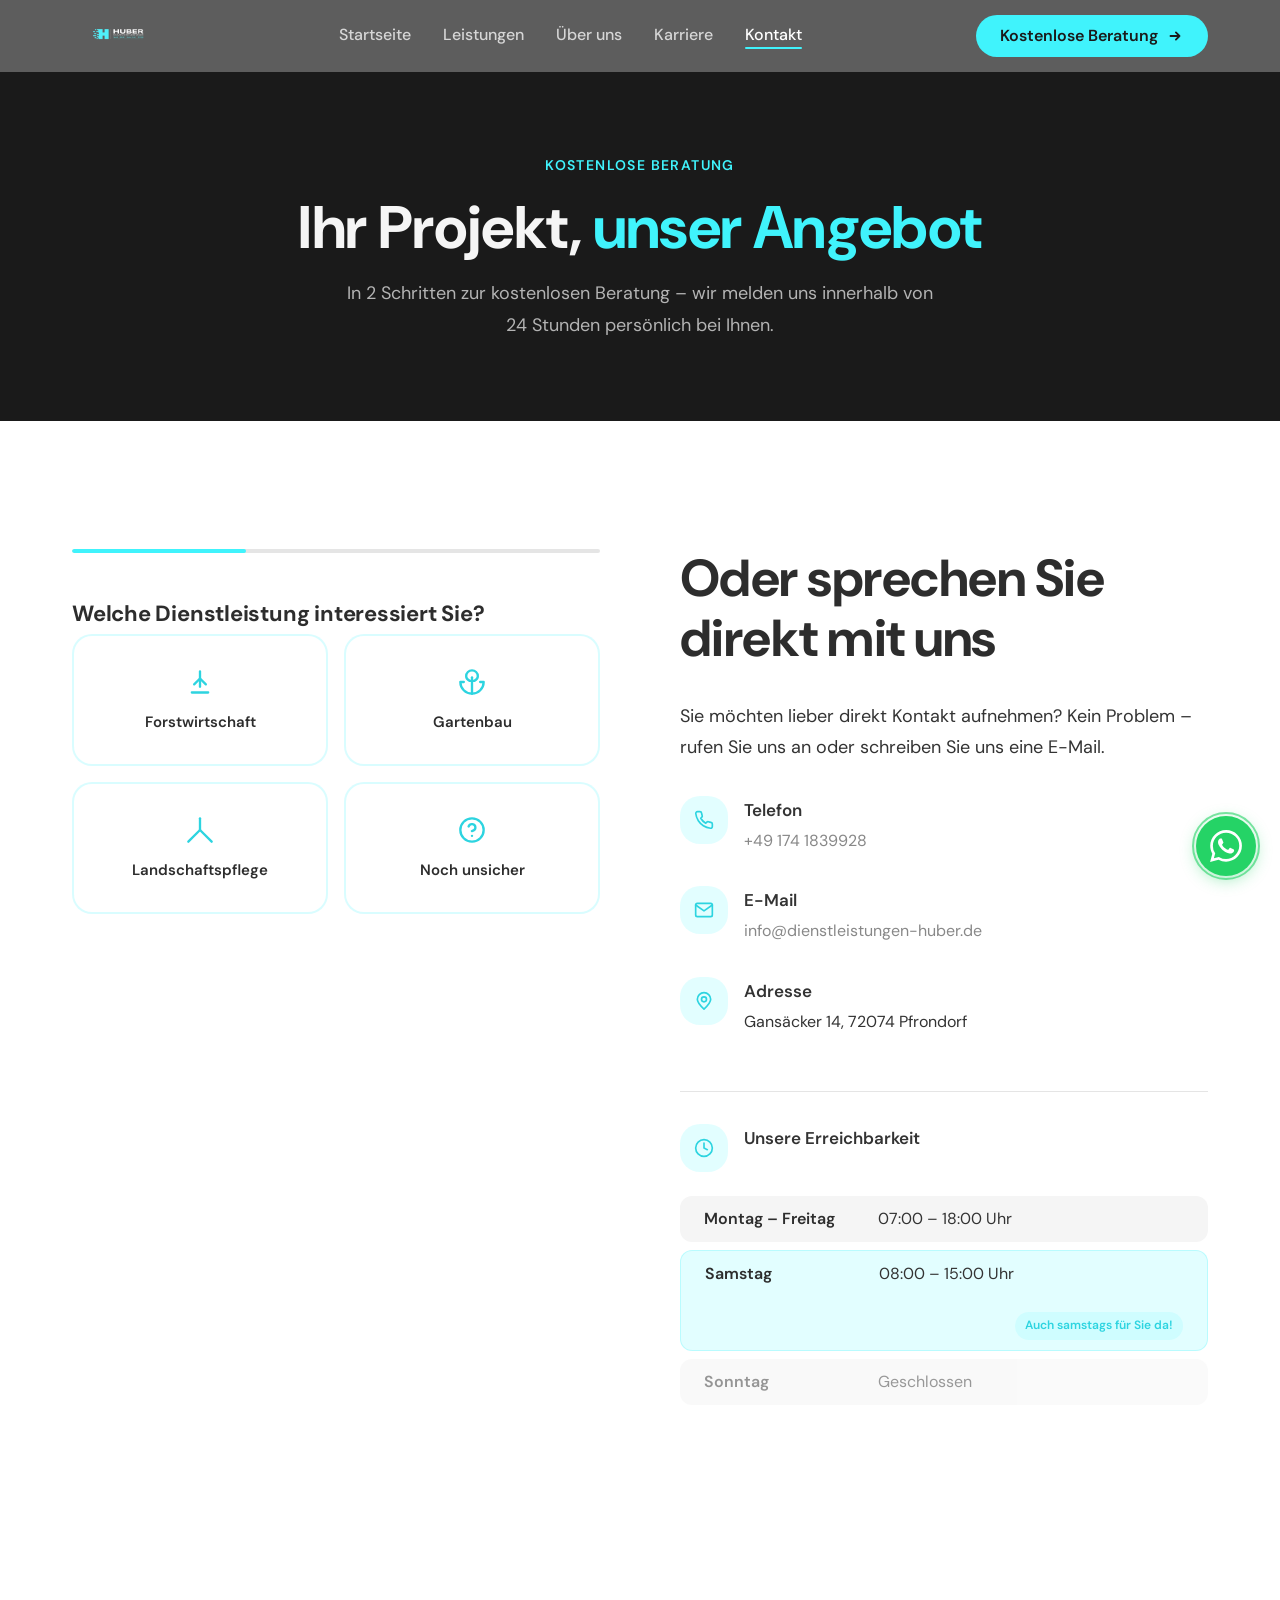
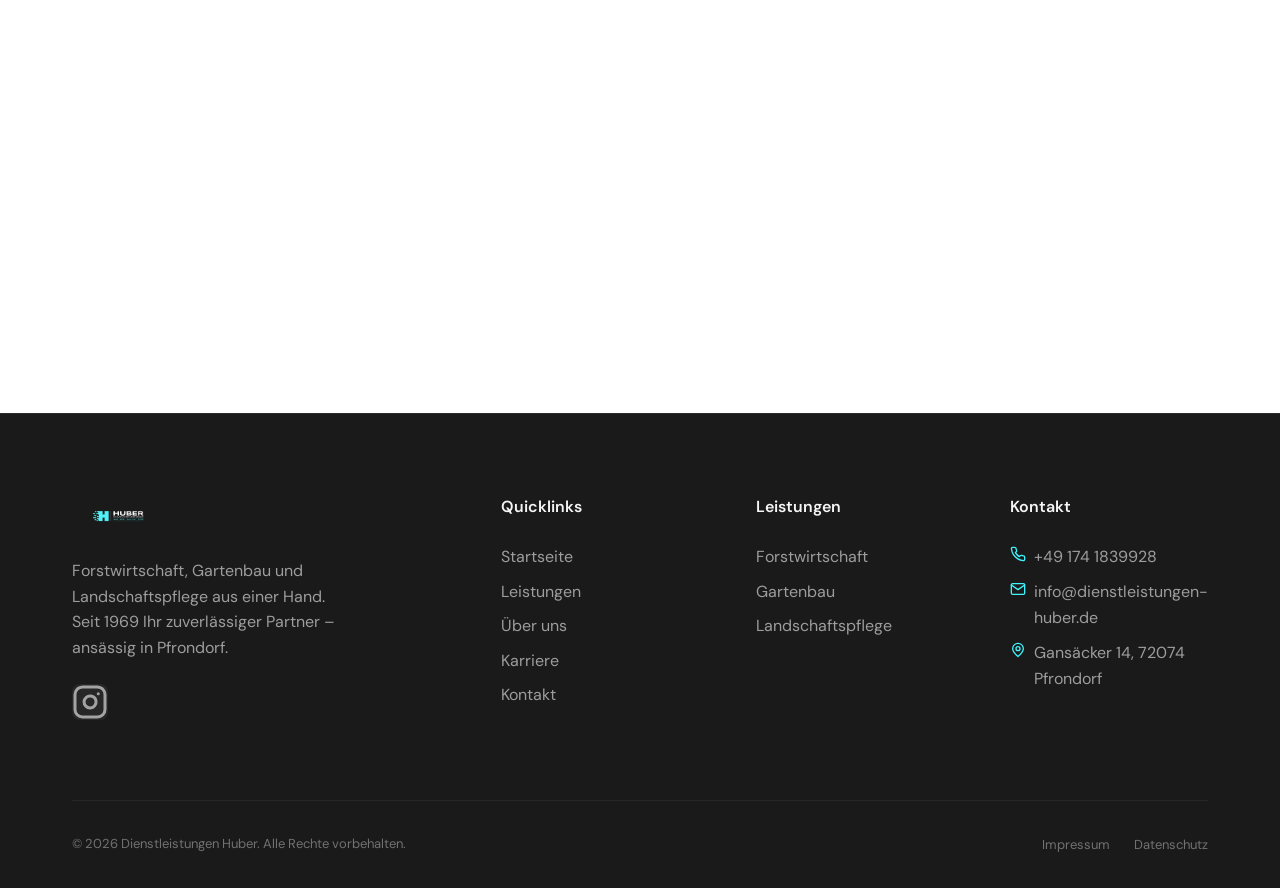
<file: kontakt.html>
<!DOCTYPE html>
<html lang="de">
<head>
  <meta charset="UTF-8">
  <meta name="viewport" content="width=device-width, initial-scale=1.0">
  <link rel="icon" type="image/png" sizes="32x32" href="images/favicon-32.png">
  <link rel="icon" type="image/png" sizes="512x512" href="images/favicon-512.png">
  <link rel="icon" type="image/png" sizes="192x192" href="images/favicon-192.png">
  <link rel="apple-touch-icon" sizes="192x192" href="images/favicon-192.png">
  <title>Kontakt – Dienstleistungen Huber | Forst, Garten & Landschaftspflege</title>
  <meta name="description" content="Kontaktieren Sie Dienstleistungen Huber für Forstwirtschaft, Gartenbau und Landschaftspflege in Pfrondorf. Telefon: +49 174 1839928. Kostenlose Beratung anfordern.">
  <meta property="og:title" content="Kontakt – Dienstleistungen Huber">
  <meta property="og:description" content="Wir freuen uns auf Ihre Anfrage. Forstwirtschaft, Gartenbau und Landschaftspflege aus einer Hand.">
  <meta property="og:type" content="website">

  <!-- Fonts -->
  <link rel="preconnect" href="https://fonts.googleapis.com">
  <link rel="preconnect" href="https://fonts.gstatic.com" crossorigin>
  <link href="https://fonts.googleapis.com/css2?family=DM+Sans:ital,opsz,wght@0,9..40,400;0,9..40,500;0,9..40,600;0,9..40,700;0,9..40,800;1,9..40,400&display=swap" rel="stylesheet">

  <!-- Styles -->
  <link rel="stylesheet" href="css/style.css">
</head>
<body>

  <!-- ============================================
       NAVIGATION
       ============================================ -->
  <nav class="nav" id="nav">
    <div class="container nav__inner">
      <a class='nav__logo' href='/'>
        <img src="images/logo-transparent.png" alt="Dienstleistungen Huber Logo">
      </a>
      <ul class="nav__links" id="navLinks">
        <li><a href='/'>Startseite</a></li>
        <li><a href='/leistungen'>Leistungen</a></li>
        <li><a href='/ueber-uns'>Über uns</a></li>
        <li><a href='/karriere'>Karriere</a></li>
        <li><a class='active' href='/kontakt'>Kontakt</a></li>
      </ul>
      <a class='btn btn--primary nav__cta' href='/kontakt'>
        Kostenlose Beratung
        <svg class="arrow-icon" viewBox="0 0 20 20" fill="none" stroke="currentColor" stroke-width="2" stroke-linecap="round" stroke-linejoin="round"><path d="M5 10h10M11 6l4 4-4 4"/></svg>
      </a>
      <button class="nav__hamburger" id="hamburger" aria-label="Menü öffnen">
        <span></span><span></span><span></span>
      </button>
    </div>
  </nav>

  <!-- ============================================
       PAGE HEADER
       ============================================ -->
  <section class="page-header">
    <div class="container">
      <span class="section-label">Kostenlose Beratung</span>
      <h1>Ihr Projekt, <span class="accent-text">unser Angebot</span></h1>
      <p class="page-header__subtitle">In 2 Schritten zur kostenlosen Beratung – wir melden uns innerhalb von 24 Stunden persönlich bei Ihnen.</p>
    </div>
  </section>

  <!-- ============================================
       CONTACT SECTION
       ============================================ -->
  <section class="contact">
    <div class="container">
      <div class="contact__inner">

        <!-- Interactive Contact Funnel (FIRST) -->
        <div class="contact-form reveal reveal-delay-1">
          <div class="contact-funnel" id="contactFunnel">

            <!-- Progress Bar -->
            <div class="contact-funnel__progress">
              <div class="contact-funnel__progress-bar" id="contactProgress" style="width: 33%"></div>
            </div>

            <!-- Step 1: Service Selection -->
            <div class="contact-funnel__step active" data-step="0">
              <h3 class="contact-funnel__title">Welche Dienstleistung interessiert Sie?</h3>
              <div class="contact-funnel__options" data-mode="single" data-name="dienstleistung">
                <button class="contact-funnel__option" data-value="Forstwirtschaft">
                  <svg viewBox="0 0 24 24" fill="none" stroke="currentColor" stroke-width="2" stroke-linecap="round" stroke-linejoin="round" width="28" height="28"><path d="M17 14l-5-5-5 5"/><path d="M12 3v13"/><path d="M5 21h14"/></svg>
                  <span>Forstwirtschaft</span>
                </button>
                <button class="contact-funnel__option" data-value="Gartenbau">
                  <svg viewBox="0 0 24 24" fill="none" stroke="currentColor" stroke-width="2" stroke-linecap="round" stroke-linejoin="round" width="28" height="28"><path d="M12 22V8"/><path d="M5 12H2a10 10 0 0 0 20 0h-3"/><path d="M12 2a5 5 0 0 0-5 5c0 2 1 3 3 4h4c2-1 3-2 3-4a5 5 0 0 0-5-5z"/></svg>
                  <span>Gartenbau</span>
                </button>
                <button class="contact-funnel__option" data-value="Landschaftspflege">
                  <svg viewBox="0 0 24 24" fill="none" stroke="currentColor" stroke-width="2" stroke-linecap="round" stroke-linejoin="round" width="28" height="28"><path d="M2 22L12 12l10 10"/><path d="M12 12V2"/></svg>
                  <span>Landschaftspflege</span>
                </button>
                <button class="contact-funnel__option" data-value="Sonstiges">
                  <svg viewBox="0 0 24 24" fill="none" stroke="currentColor" stroke-width="2" stroke-linecap="round" stroke-linejoin="round" width="28" height="28"><circle cx="12" cy="12" r="10"/><path d="M9.09 9a3 3 0 0 1 5.83 1c0 2-3 3-3 3"/><line x1="12" y1="17" x2="12.01" y2="17"/></svg>
                  <span>Noch unsicher</span>
                </button>
              </div>
            </div>

            <!-- Step 2: Contact Details -->
            <div class="contact-funnel__step" data-step="1">
              <h3 class="contact-funnel__title">Wie können wir Sie erreichen?</h3>
              <p class="contact-funnel__subtitle">Wir melden uns innerhalb von 24 Stunden bei Ihnen.</p>
              <form id="contactForm">
                <div class="form-group">
                  <label for="contactName">Name *</label>
                  <input type="text" id="contactName" name="name" placeholder="Ihr vollständiger Name" required>
                </div>
                <div class="form-group">
                  <label for="contactTelefon">Telefon *</label>
                  <input type="tel" id="contactTelefon" name="telefon" placeholder="Ihre Telefonnummer" required>
                </div>
                <div class="form-group">
                  <label for="contactEmail">E-Mail *</label>
                  <input type="email" id="contactEmail" name="email" placeholder="Ihre E-Mail-Adresse" required>
                </div>
                <div class="form-group">
                  <label for="contactNachricht">Nachricht (optional)</label>
                  <textarea id="contactNachricht" name="nachricht" rows="3" placeholder="Beschreiben Sie kurz Ihr Anliegen..."></textarea>
                </div>
                <button type="submit" class="btn btn--primary contact-funnel__submit">
                  Kostenlose Beratung anfordern
                  <svg class="arrow-icon" viewBox="0 0 20 20" fill="none" stroke="currentColor" stroke-width="2" stroke-linecap="round" stroke-linejoin="round"><path d="M5 10h10M11 6l4 4-4 4"/></svg>
                </button>
              </form>
            </div>

            <!-- Step 3: Thank You -->
            <div class="contact-funnel__step" data-step="2">
              <div class="contact-funnel__thankyou">
                <div class="contact-funnel__check">
                  <svg viewBox="0 0 24 24" fill="none" stroke="currentColor" stroke-width="2.5" stroke-linecap="round" stroke-linejoin="round" width="48" height="48"><polyline points="20 6 9 17 4 12"/></svg>
                </div>
                <h3 class="contact-funnel__title">Vielen Dank für Ihre Anfrage!</h3>
                <p class="contact-funnel__subtitle">Wir melden uns innerhalb von 24 Stunden persönlich bei Ihnen zurück.</p>
              </div>
            </div>

          </div>
        </div>

        <!-- Contact Info (below funnel) -->
        <div class="contact__info reveal">
          <h2>Oder sprechen Sie direkt mit uns</h2>
          <p>Sie möchten lieber direkt Kontakt aufnehmen? Kein Problem – rufen Sie uns an oder schreiben Sie uns eine E-Mail.</p>

          <div class="contact-item">
            <div class="contact-item__icon">
              <svg viewBox="0 0 24 24" fill="none" stroke="currentColor" stroke-width="2" stroke-linecap="round" stroke-linejoin="round"><path d="M22 16.92v3a2 2 0 0 1-2.18 2 19.79 19.79 0 0 1-8.63-3.07 19.5 19.5 0 0 1-6-6 19.79 19.79 0 0 1-3.07-8.67A2 2 0 0 1 4.11 2h3a2 2 0 0 1 2 1.72c.127.96.361 1.903.7 2.81a2 2 0 0 1-.45 2.11L8.09 9.91a16 16 0 0 0 6 6l1.27-1.27a2 2 0 0 1 2.11-.45c.907.339 1.85.573 2.81.7A2 2 0 0 1 22 16.92z"/></svg>
            </div>
            <div class="contact-item__content">
              <h4>Telefon</h4>
              <a href="tel:+491741839928">+49 174 1839928</a>
            </div>
          </div>

          <div class="contact-item">
            <div class="contact-item__icon">
              <svg viewBox="0 0 24 24" fill="none" stroke="currentColor" stroke-width="2" stroke-linecap="round" stroke-linejoin="round"><path d="M4 4h16c1.1 0 2 .9 2 2v12c0 1.1-.9 2-2 2H4c-1.1 0-2-.9-2-2V6c0-1.1.9-2 2-2z"/><polyline points="22,6 12,13 2,6"/></svg>
            </div>
            <div class="contact-item__content">
              <h4>E-Mail</h4>
              <a href="mailto:info@dienstleistungen-huber.de">info@dienstleistungen-huber.de</a>
            </div>
          </div>

          <div class="contact-item">
            <div class="contact-item__icon">
              <svg viewBox="0 0 24 24" fill="none" stroke="currentColor" stroke-width="2" stroke-linecap="round" stroke-linejoin="round"><circle cx="12" cy="10" r="3"/><path d="M12 21.7C17.3 17 20 13 20 10a8 8 0 1 0-16 0c0 3 2.7 7 8 11.7z"/></svg>
            </div>
            <div class="contact-item__content">
              <h4>Adresse</h4>
              <span>Gansäcker 14, 72074 Pfrondorf</span>
            </div>
          </div>

          <!-- Öffnungszeiten -->
          <div class="contact-hours">
            <div class="contact-item">
              <div class="contact-item__icon">
                <svg viewBox="0 0 24 24" fill="none" stroke="currentColor" stroke-width="2" stroke-linecap="round" stroke-linejoin="round"><circle cx="12" cy="12" r="10"/><polyline points="12 6 12 12 16 14"/></svg>
              </div>
              <div class="contact-item__content">
                <h4>Unsere Erreichbarkeit</h4>
              </div>
            </div>
            <div class="contact-hours__table">
              <div class="contact-hours__row">
                <span class="contact-hours__day">Montag – Freitag</span>
                <span class="contact-hours__time">07:00 – 18:00 Uhr</span>
              </div>
              <div class="contact-hours__row contact-hours__row--highlight">
                <span class="contact-hours__day">Samstag</span>
                <span class="contact-hours__time">08:00 – 15:00 Uhr</span>
                <span class="contact-hours__badge">Auch samstags für Sie da!</span>
              </div>
              <div class="contact-hours__row contact-hours__row--closed">
                <span class="contact-hours__day">Sonntag</span>
                <span class="contact-hours__time">Geschlossen</span>
              </div>
            </div>
          </div>
        </div>

      </div>
    </div>
  </section>

  <!-- ============================================
       MAP SECTION
       ============================================ -->
  <section class="contact__map reveal">
    <div class="container">
      <iframe
        src="https://www.google.com/maps/embed?pb=!1m18!1m12!1m3!1d2630.123!2d9.0!3d48.55!2m3!1f0!2f0!3f0!3m2!1i1024!2i768!4f13.1!3m3!1m2!1s0x0%3A0x0!2zNDjCsDMzJzAwLjAiTiA5wrAwMCcwMC4wIkU!5e0!3m2!1sde!2sde!4v1"
        width="100%"
        height="450"
        style="border:0; border-radius: 12px;"
        allowfullscreen=""
        loading="lazy"
        referrerpolicy="no-referrer-when-downgrade"
        title="Standort Dienstleistungen Huber – Gansäcker 14, 72074 Pfrondorf">
      </iframe>
    </div>
  </section>

  <!-- ============================================
       FOOTER
       ============================================ -->
  <footer class="footer">
    <div class="container">
      <div class="footer__inner">

        <div class="footer__brand">
          <a class='nav__logo' href='/'>
            <img src="images/logo-transparent.png" alt="Dienstleistungen Huber Logo">
          </a>
          <p>Forstwirtschaft, Gartenbau und Landschaftspflege aus einer Hand. Seit 1969 Ihr zuverlässiger Partner – ansässig in Pfrondorf.</p>
          <div class="footer__social">
            <a href="https://www.instagram.com/huber_naturdienstleistungen" target="_blank" rel="noopener" aria-label="Instagram">
              <svg viewBox="0 0 24 24" fill="none" stroke="currentColor" stroke-width="2" stroke-linecap="round" stroke-linejoin="round"><rect x="2" y="2" width="20" height="20" rx="5"/><path d="M16 11.37A4 4 0 1 1 12.63 8 4 4 0 0 1 16 11.37z"/><line x1="17.5" y1="6.5" x2="17.51" y2="6.5"/></svg>
            </a>
          </div>
        </div>

        <div class="footer__col">
          <h4>Quicklinks</h4>
          <ul>
            <li><a href='/'>Startseite</a></li>
            <li><a href='/leistungen'>Leistungen</a></li>
            <li><a href='/ueber-uns'>Über uns</a></li>
            <li><a href='/karriere'>Karriere</a></li>
            <li><a href='/kontakt'>Kontakt</a></li>
          </ul>
        </div>

        <div class="footer__col">
          <h4>Leistungen</h4>
          <ul>
            <li><a href='/leistungen#forstwirtschaft'>Forstwirtschaft</a></li>
            <li><a href='/leistungen#gartenbau'>Gartenbau</a></li>
            <li><a href='/leistungen#landschaftspflege'>Landschaftspflege</a></li>
          </ul>
        </div>

        <div class="footer__col">
          <h4>Kontakt</h4>
          <div class="footer__contact-item">
            <svg viewBox="0 0 24 24" fill="none" stroke="currentColor" stroke-width="2" stroke-linecap="round" stroke-linejoin="round"><path d="M22 16.92v3a2 2 0 0 1-2.18 2 19.79 19.79 0 0 1-8.63-3.07 19.5 19.5 0 0 1-6-6 19.79 19.79 0 0 1-3.07-8.67A2 2 0 0 1 4.11 2h3a2 2 0 0 1 2 1.72c.127.96.361 1.903.7 2.81a2 2 0 0 1-.45 2.11L8.09 9.91a16 16 0 0 0 6 6l1.27-1.27a2 2 0 0 1 2.11-.45c.907.339 1.85.573 2.81.7A2 2 0 0 1 22 16.92z"/></svg>
            <a href="tel:+491741839928">+49 174 1839928</a>
          </div>
          <div class="footer__contact-item">
            <svg viewBox="0 0 24 24" fill="none" stroke="currentColor" stroke-width="2" stroke-linecap="round" stroke-linejoin="round"><path d="M4 4h16c1.1 0 2 .9 2 2v12c0 1.1-.9 2-2 2H4c-1.1 0-2-.9-2-2V6c0-1.1.9-2 2-2z"/><polyline points="22,6 12,13 2,6"/></svg>
            <a href="mailto:info@dienstleistungen-huber.de">info@dienstleistungen-huber.de</a>
          </div>
          <div class="footer__contact-item">
            <svg viewBox="0 0 24 24" fill="none" stroke="currentColor" stroke-width="2" stroke-linecap="round" stroke-linejoin="round"><circle cx="12" cy="10" r="3"/><path d="M12 21.7C17.3 17 20 13 20 10a8 8 0 1 0-16 0c0 3 2.7 7 8 11.7z"/></svg>
            <span>Gansäcker 14, 72074 Pfrondorf</span>
          </div>
        </div>

      </div>

      <div class="footer__bottom">
        <p>&copy; 2026 Dienstleistungen Huber. Alle Rechte vorbehalten.</p>
        <div class="footer__legal">
          <a href='/impressum'>Impressum</a>
          <a href='/datenschutz'>Datenschutz</a>
        </div>
      </div>
    </div>
  </footer>

  <!-- Scripts -->
  <script src="js/main.js"></script>

  <!-- Contact Funnel Logic -->
  <script>
  (function() {
    'use strict';

    var TOTAL_STEPS = 3;
    var currentStep = 0;
    var contactData = {};

    var funnel = document.getElementById('contactFunnel');
    if (!funnel) return;

    var steps = funnel.querySelectorAll('.contact-funnel__step');
    var progressBar = document.getElementById('contactProgress');

    function goToStep(n) {
      if (n < 0 || n >= TOTAL_STEPS) return;
      steps[currentStep].classList.remove('active');
      currentStep = n;
      steps[currentStep].classList.add('active');
      var pct = Math.round(((n + 1) / TOTAL_STEPS) * 100);
      if (progressBar) progressBar.style.width = pct + '%';
      funnel.scrollIntoView({ behavior: 'smooth', block: 'center' });
    }

    // Step 1: Service selection
    var options = funnel.querySelectorAll('.contact-funnel__option');
    options.forEach(function(btn) {
      btn.addEventListener('click', function() {
        options.forEach(function(b) { b.classList.remove('contact-funnel__option--selected'); });
        btn.classList.add('contact-funnel__option--selected');
        contactData.dienstleistung = btn.dataset.value;
        setTimeout(function() { goToStep(1); }, 350);
      });
    });

    // Step 2: Form submission
    var form = document.getElementById('contactForm');
    if (form) {
      form.addEventListener('submit', function(e) {
        e.preventDefault();

        var valid = true;
        form.querySelectorAll('input[required]').forEach(function(input) {
          if (!input.value.trim()) {
            input.classList.add('invalid');
            valid = false;
          } else {
            input.classList.remove('invalid');
          }
        });
        if (!valid) return;

        var formData = {
          name: document.getElementById('contactName').value,
          telefon: document.getElementById('contactTelefon').value,
          email: document.getElementById('contactEmail').value,
          nachricht: document.getElementById('contactNachricht').value,
          dienstleistung: contactData.dienstleistung || '',
          quelle: 'Kontaktformular Website'
        };

        var submitBtn = form.querySelector('.contact-funnel__submit');
        if (submitBtn) {
          submitBtn.disabled = true;
          submitBtn.textContent = 'Wird gesendet...';
        }

        var webhookUrl = 'https://services.leadconnectorhq.com/hooks/ZXWamQe9B87mJTCjQHZ0/webhook-trigger/50e71ff7-b8af-4311-9fef-cfe853aaae3c';

        fetch(webhookUrl, {
          method: 'POST',
          headers: { 'Content-Type': 'application/json' },
          body: JSON.stringify(formData)
        })
        .then(function() { goToStep(2); })
        .catch(function() { goToStep(2); });
      });

      form.querySelectorAll('input').forEach(function(input) {
        input.addEventListener('input', function() {
          input.classList.remove('invalid');
        });
      });
    }
  })();
  </script>

<!-- WhatsApp Widget -->
<div class="wa-widget">
  <a href="https://wa.me/491741839928" target="_blank" rel="noopener" class="wa-widget__btn" aria-label="WhatsApp Nachricht senden">
    <svg viewBox="0 0 24 24" xmlns="http://www.w3.org/2000/svg"><path d="M17.472 14.382c-.297-.149-1.758-.867-2.03-.967-.273-.099-.471-.148-.67.15-.197.297-.767.966-.94 1.164-.173.199-.347.223-.644.075-.297-.15-1.255-.463-2.39-1.475-.883-.788-1.48-1.761-1.653-2.059-.173-.297-.018-.458.13-.606.134-.133.298-.347.446-.52.149-.174.198-.298.298-.497.099-.198.05-.371-.025-.52-.075-.149-.669-1.612-.916-2.207-.242-.579-.487-.5-.669-.51-.173-.008-.371-.01-.57-.01-.198 0-.52.074-.792.372-.272.297-1.04 1.016-1.04 2.479 0 1.462 1.065 2.875 1.213 3.074.149.198 2.096 3.2 5.077 4.487.709.306 1.262.489 1.694.625.712.227 1.36.195 1.871.118.571-.085 1.758-.719 2.006-1.413.248-.694.248-1.289.173-1.413-.074-.124-.272-.198-.57-.347m-5.421 7.403h-.004a9.87 9.87 0 01-5.031-1.378l-.361-.214-3.741.982.998-3.648-.235-.374a9.86 9.86 0 01-1.51-5.26c.001-5.45 4.436-9.884 9.888-9.884 2.64 0 5.122 1.03 6.988 2.898a9.825 9.825 0 012.893 6.994c-.003 5.45-4.437 9.884-9.885 9.884m8.413-18.297A11.815 11.815 0 0012.05 0C5.495 0 .16 5.335.157 11.892c0 2.096.547 4.142 1.588 5.945L.057 24l6.305-1.654a11.882 11.882 0 005.683 1.448h.005c6.554 0 11.89-5.335 11.893-11.893a11.821 11.821 0 00-3.48-8.413z"/></svg>
  </a>
  <span class="wa-widget__tooltip">Schreib uns auf WhatsApp!</span>
</div>
</body>
</html>
</file>
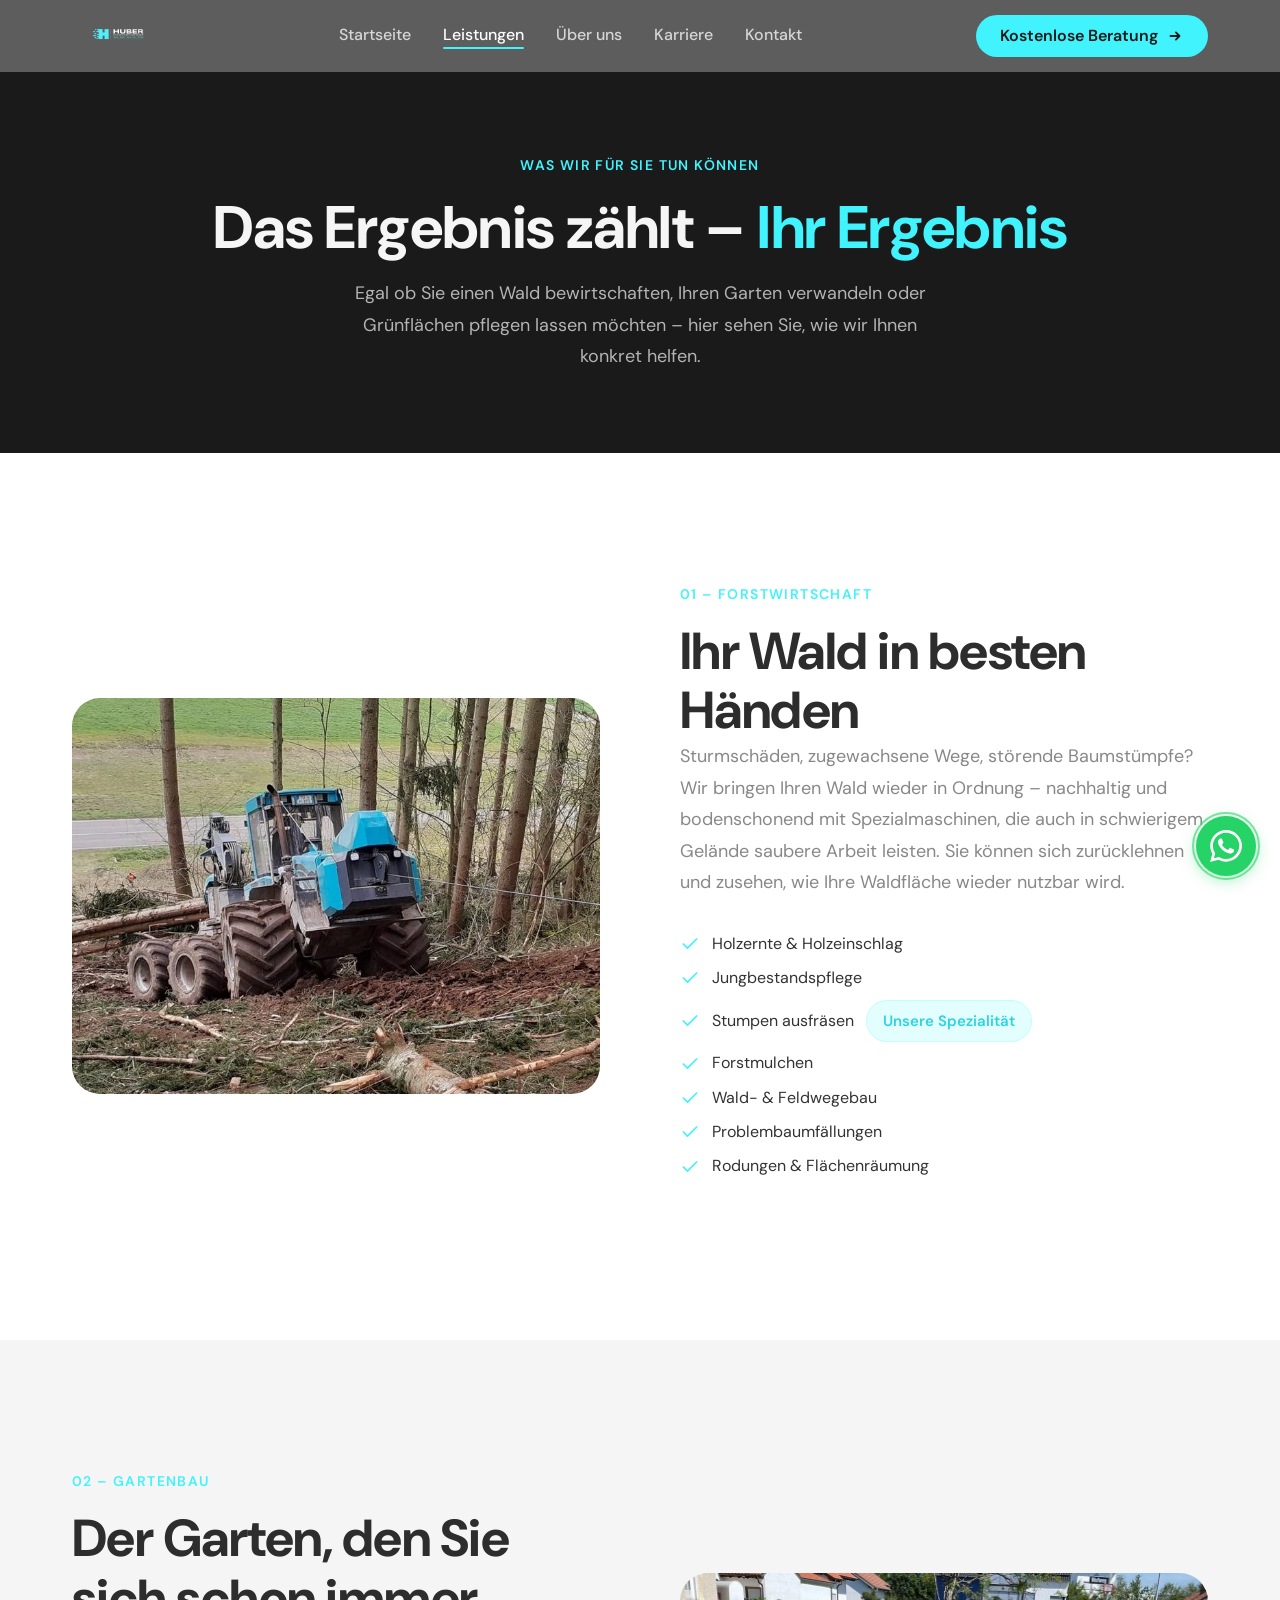
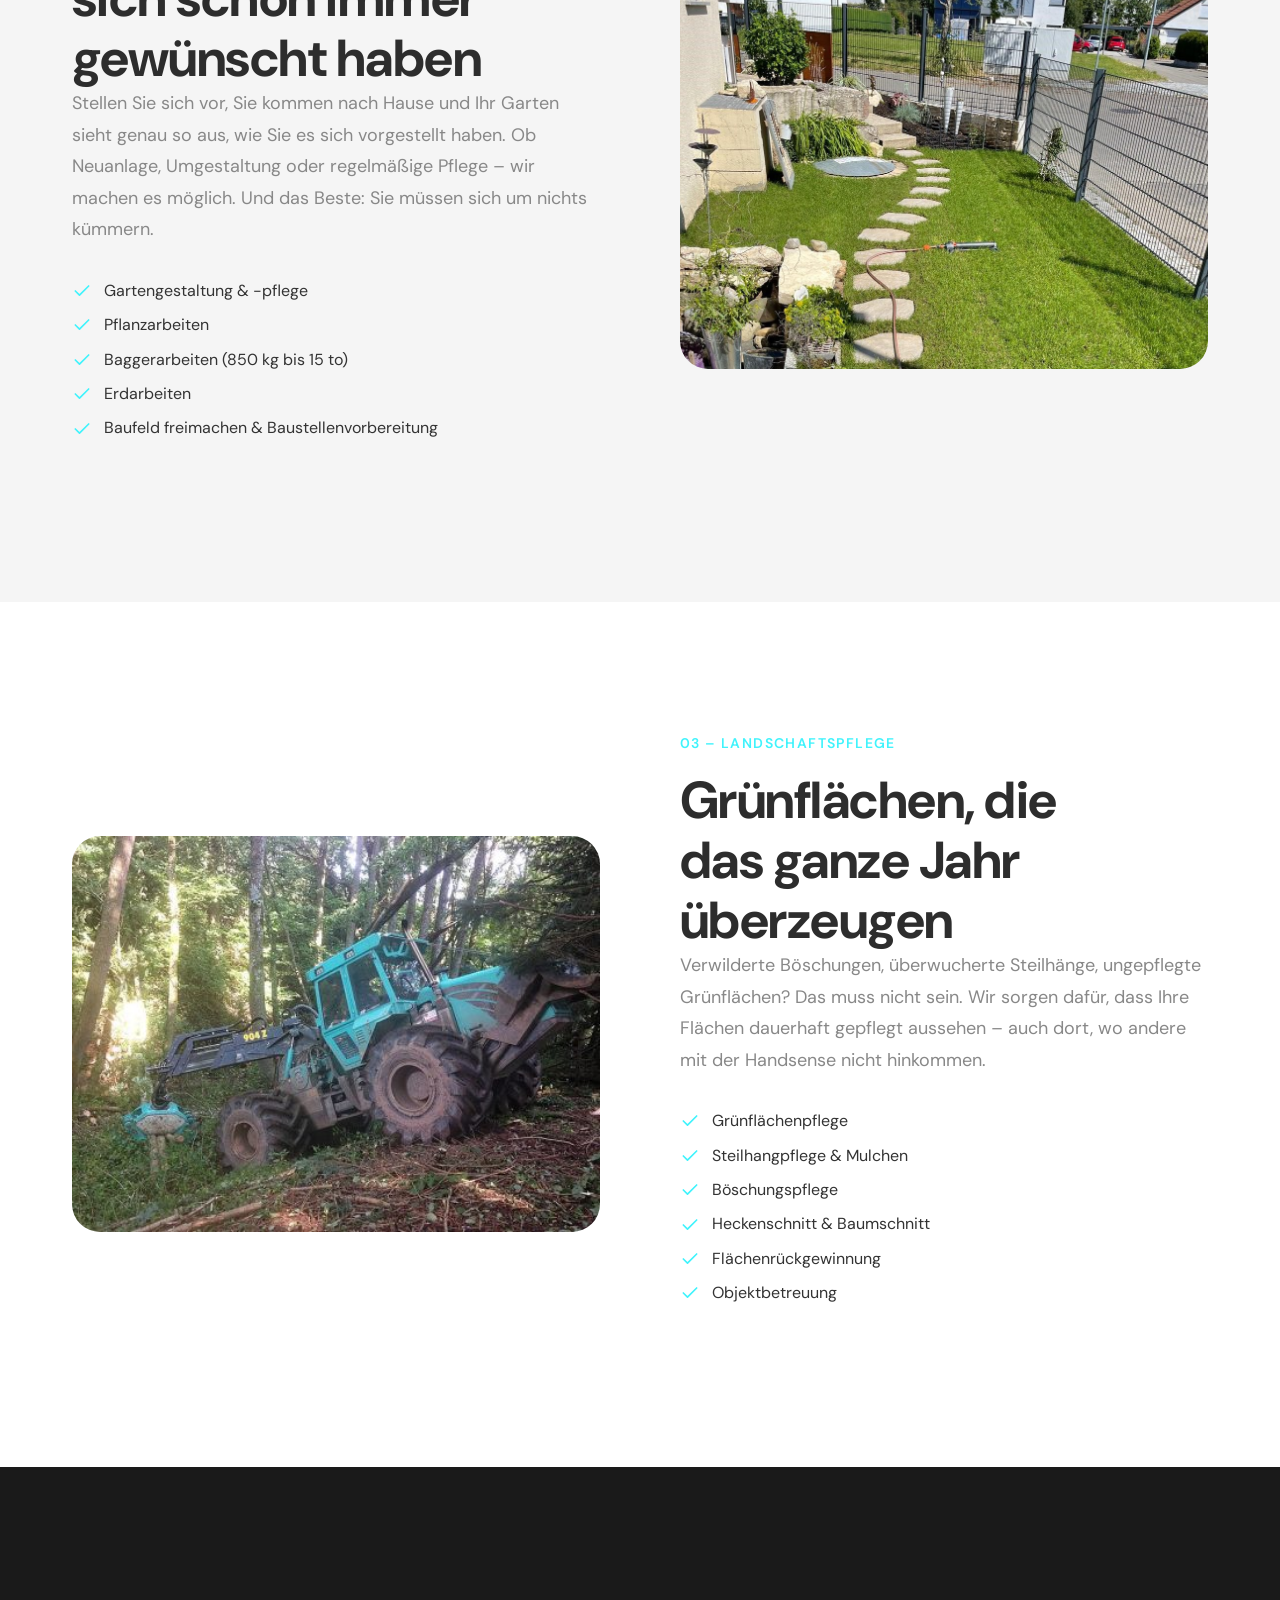
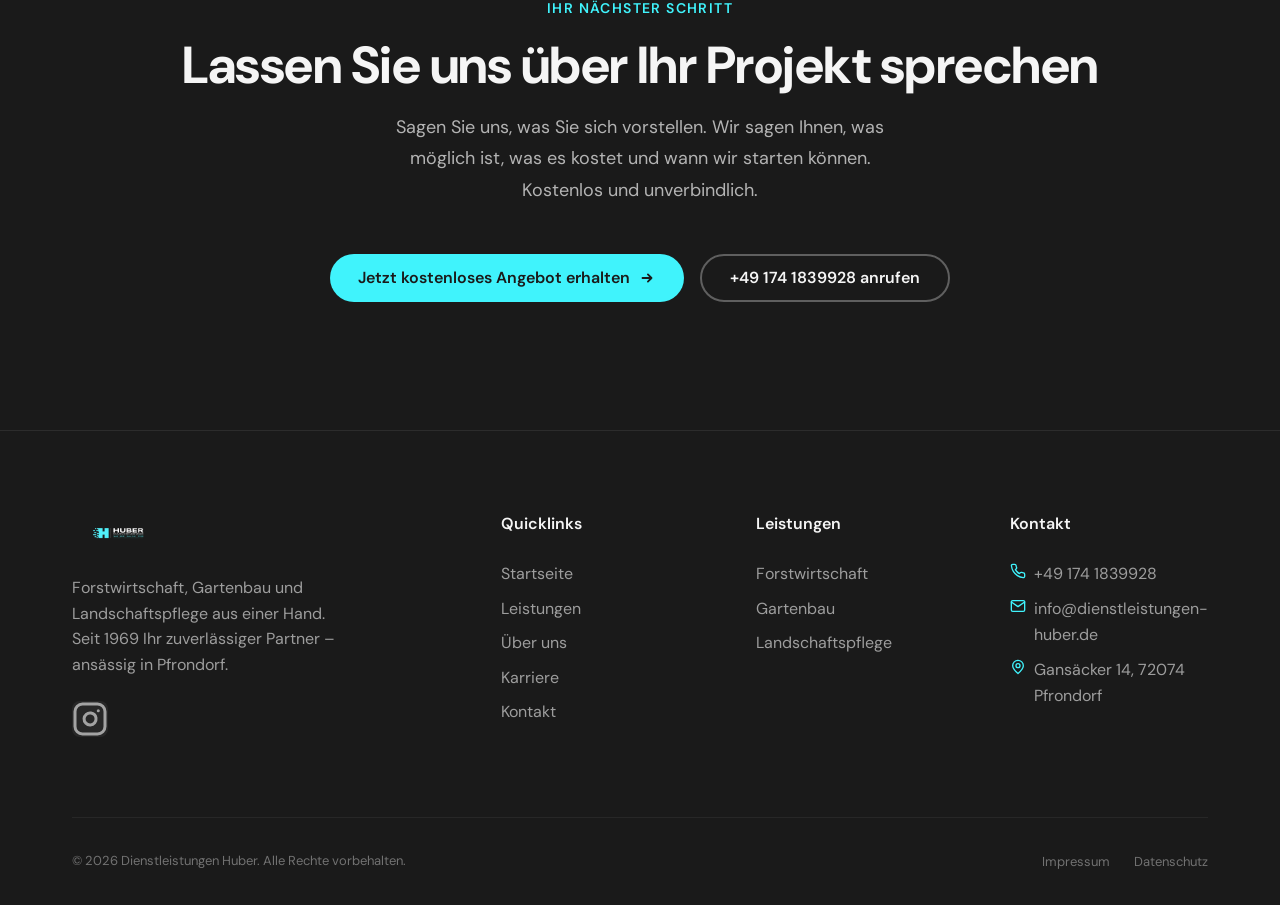
<file: leistungen.html>
<!DOCTYPE html>
<html lang="de">
<head>
  <meta charset="UTF-8">
  <meta name="viewport" content="width=device-width, initial-scale=1.0">
  <link rel="icon" type="image/png" sizes="32x32" href="images/favicon-32.png">
  <link rel="icon" type="image/png" sizes="512x512" href="images/favicon-512.png">
  <link rel="icon" type="image/png" sizes="192x192" href="images/favicon-192.png">
  <link rel="apple-touch-icon" sizes="192x192" href="images/favicon-192.png">
  <title>Unsere Leistungen – Dienstleistungen Huber | Forst, Garten & Landschaftspflege</title>
  <meta name="description" content="Forstwirtschaft, Gartenbau und Landschaftspflege – entdecken Sie unsere Dienstleistungen im Detail. Holzernte, Stumpen ausfräsen, Gartengestaltung, Baggerarbeiten und mehr.">
  <meta property="og:title" content="Unsere Leistungen – Dienstleistungen Huber">
  <meta property="og:description" content="Forstwirtschaft, Gartenbau und Landschaftspflege aus einer Hand. Alle Leistungen im Überblick.">
  <meta property="og:type" content="website">

  <!-- Fonts -->
  <link rel="preconnect" href="https://fonts.googleapis.com">
  <link rel="preconnect" href="https://fonts.gstatic.com" crossorigin>
  <link href="https://fonts.googleapis.com/css2?family=DM+Sans:ital,opsz,wght@0,9..40,400;0,9..40,500;0,9..40,600;0,9..40,700;0,9..40,800;1,9..40,400&display=swap" rel="stylesheet">

  <!-- Styles -->
  <link rel="stylesheet" href="css/style.css">
</head>
<body>

  <!-- ============================================
       NAVIGATION
       ============================================ -->
  <nav class="nav" id="nav">
    <div class="container nav__inner">
      <a class='nav__logo' href='/'>
        <img src="images/logo-transparent.png" alt="Dienstleistungen Huber Logo">
      </a>
      <ul class="nav__links" id="navLinks">
        <li><a href='/'>Startseite</a></li>
        <li><a class='active' href='/leistungen'>Leistungen</a></li>
        <li><a href='/ueber-uns'>Über uns</a></li>
        <li><a href='/karriere'>Karriere</a></li>
        <li><a href='/kontakt'>Kontakt</a></li>
      </ul>
      <a class='btn btn--primary nav__cta' href='/kontakt'>
        Kostenlose Beratung
        <svg class="arrow-icon" viewBox="0 0 20 20" fill="none" stroke="currentColor" stroke-width="2" stroke-linecap="round" stroke-linejoin="round"><path d="M5 10h10M11 6l4 4-4 4"/></svg>
      </a>
      <button class="nav__hamburger" id="hamburger" aria-label="Menü öffnen">
        <span></span><span></span><span></span>
      </button>
    </div>
  </nav>

  <!-- ============================================
       PAGE HEADER
       ============================================ -->
  <section class="page-header">
    <div class="container">
      <span class="section-label">Was wir für Sie tun können</span>
      <h1>Das Ergebnis zählt – <span class="accent-text">Ihr Ergebnis</span></h1>
      <p>Egal ob Sie einen Wald bewirtschaften, Ihren Garten verwandeln oder Grünflächen pflegen lassen möchten – hier sehen Sie, wie wir Ihnen konkret helfen.</p>
    </div>
  </section>

  <!-- ============================================
       FORSTWIRTSCHAFT
       ============================================ -->
  <section class="services-detail" id="forstwirtschaft">
    <div class="container services-detail__inner">
      <div class="services-detail__image reveal">
        <img src="images/Wald.jpg" alt="Forstwirtschaftliche Arbeiten im Wald">
      </div>
      <div class="services-detail__content reveal reveal-delay-1">
        <span class="section-label">01 – Forstwirtschaft</span>
        <h2>Ihr Wald in besten Händen</h2>
        <p>Sturmschäden, zugewachsene Wege, störende Baumstümpfe? Wir bringen Ihren Wald wieder in Ordnung – nachhaltig und bodenschonend mit Spezialmaschinen, die auch in schwierigem Gelände saubere Arbeit leisten. Sie können sich zurücklehnen und zusehen, wie Ihre Waldfläche wieder nutzbar wird.</p>
        <ul class="services-detail__list">
          <li>
            <svg viewBox="0 0 24 24" fill="none" stroke="currentColor" stroke-width="2" stroke-linecap="round" stroke-linejoin="round"><polyline points="20 6 9 17 4 12"/></svg>
            Holzernte & Holzeinschlag
          </li>
          <li>
            <svg viewBox="0 0 24 24" fill="none" stroke="currentColor" stroke-width="2" stroke-linecap="round" stroke-linejoin="round"><polyline points="20 6 9 17 4 12"/></svg>
            Jungbestandspflege
          </li>
          <li>
            <svg viewBox="0 0 24 24" fill="none" stroke="currentColor" stroke-width="2" stroke-linecap="round" stroke-linejoin="round"><polyline points="20 6 9 17 4 12"/></svg>
            Stumpen ausfräsen
            <span class="services-detail__highlight">Unsere Spezialität</span>
          </li>
          <li>
            <svg viewBox="0 0 24 24" fill="none" stroke="currentColor" stroke-width="2" stroke-linecap="round" stroke-linejoin="round"><polyline points="20 6 9 17 4 12"/></svg>
            Forstmulchen
          </li>
          <li>
            <svg viewBox="0 0 24 24" fill="none" stroke="currentColor" stroke-width="2" stroke-linecap="round" stroke-linejoin="round"><polyline points="20 6 9 17 4 12"/></svg>
            Wald- &amp; Feldwegebau
          </li>
          <li>
            <svg viewBox="0 0 24 24" fill="none" stroke="currentColor" stroke-width="2" stroke-linecap="round" stroke-linejoin="round"><polyline points="20 6 9 17 4 12"/></svg>
            Problembaumfällungen
          </li>
          <li>
            <svg viewBox="0 0 24 24" fill="none" stroke="currentColor" stroke-width="2" stroke-linecap="round" stroke-linejoin="round"><polyline points="20 6 9 17 4 12"/></svg>
            Rodungen &amp; Flächenräumung
          </li>
        </ul>
      </div>
    </div>
  </section>

  <!-- ============================================
       GARTENBAU
       ============================================ -->
  <section class="services-detail" id="gartenbau">
    <div class="container services-detail__inner reverse">
      <div class="services-detail__image reveal">
        <img src="images/Gartenbau.jpg" alt="Gartenbau und Gartengestaltung">
      </div>
      <div class="services-detail__content reveal reveal-delay-1">
        <span class="section-label">02 – Gartenbau</span>
        <h2>Der Garten, den Sie sich schon immer gewünscht haben</h2>
        <p>Stellen Sie sich vor, Sie kommen nach Hause und Ihr Garten sieht genau so aus, wie Sie es sich vorgestellt haben. Ob Neuanlage, Umgestaltung oder regelmäßige Pflege – wir machen es möglich. Und das Beste: Sie müssen sich um nichts kümmern.</p>
        <ul class="services-detail__list">
          <li>
            <svg viewBox="0 0 24 24" fill="none" stroke="currentColor" stroke-width="2" stroke-linecap="round" stroke-linejoin="round"><polyline points="20 6 9 17 4 12"/></svg>
            Gartengestaltung & -pflege
          </li>
          <li>
            <svg viewBox="0 0 24 24" fill="none" stroke="currentColor" stroke-width="2" stroke-linecap="round" stroke-linejoin="round"><polyline points="20 6 9 17 4 12"/></svg>
            Pflanzarbeiten
          </li>
          <li>
            <svg viewBox="0 0 24 24" fill="none" stroke="currentColor" stroke-width="2" stroke-linecap="round" stroke-linejoin="round"><polyline points="20 6 9 17 4 12"/></svg>
            Baggerarbeiten (850 kg bis 15 to)
          </li>
          <li>
            <svg viewBox="0 0 24 24" fill="none" stroke="currentColor" stroke-width="2" stroke-linecap="round" stroke-linejoin="round"><polyline points="20 6 9 17 4 12"/></svg>
            Erdarbeiten
          </li>
          <li>
            <svg viewBox="0 0 24 24" fill="none" stroke="currentColor" stroke-width="2" stroke-linecap="round" stroke-linejoin="round"><polyline points="20 6 9 17 4 12"/></svg>
            Baufeld freimachen &amp; Baustellenvorbereitung
          </li>
        </ul>
      </div>
    </div>
  </section>

  <!-- ============================================
       LANDSCHAFTSPFLEGE
       ============================================ -->
  <section class="services-detail" id="landschaftspflege">
    <div class="container services-detail__inner">
      <div class="services-detail__image reveal">
        <img src="images/landschaft.jpg" alt="Professionelle Landschaftspflege">
      </div>
      <div class="services-detail__content reveal reveal-delay-1">
        <span class="section-label">03 – Landschaftspflege</span>
        <h2>Grünflächen, die<br>das ganze Jahr überzeugen</h2>
        <p>Verwilderte Böschungen, überwucherte Steilhänge, ungepflegte Grünflächen? Das muss nicht sein. Wir sorgen dafür, dass Ihre Flächen dauerhaft gepflegt aussehen – auch dort, wo andere mit der Handsense nicht hinkommen.</p>
        <ul class="services-detail__list">
          <li>
            <svg viewBox="0 0 24 24" fill="none" stroke="currentColor" stroke-width="2" stroke-linecap="round" stroke-linejoin="round"><polyline points="20 6 9 17 4 12"/></svg>
            Grünflächenpflege
          </li>
          <li>
            <svg viewBox="0 0 24 24" fill="none" stroke="currentColor" stroke-width="2" stroke-linecap="round" stroke-linejoin="round"><polyline points="20 6 9 17 4 12"/></svg>
            Steilhangpflege & Mulchen
          </li>
          <li>
            <svg viewBox="0 0 24 24" fill="none" stroke="currentColor" stroke-width="2" stroke-linecap="round" stroke-linejoin="round"><polyline points="20 6 9 17 4 12"/></svg>
            Böschungspflege
          </li>
          <li>
            <svg viewBox="0 0 24 24" fill="none" stroke="currentColor" stroke-width="2" stroke-linecap="round" stroke-linejoin="round"><polyline points="20 6 9 17 4 12"/></svg>
            Heckenschnitt &amp; Baumschnitt
          </li>
          <li>
            <svg viewBox="0 0 24 24" fill="none" stroke="currentColor" stroke-width="2" stroke-linecap="round" stroke-linejoin="round"><polyline points="20 6 9 17 4 12"/></svg>
            Flächenrückgewinnung
          </li>
          <li>
            <svg viewBox="0 0 24 24" fill="none" stroke="currentColor" stroke-width="2" stroke-linecap="round" stroke-linejoin="round"><polyline points="20 6 9 17 4 12"/></svg>
            Objektbetreuung
          </li>
        </ul>
      </div>
    </div>
  </section>

  <!-- ============================================
       CTA SECTION
       ============================================ -->
  <section class="cta-section">
    <div class="container reveal">
      <span class="section-label" style="color: var(--accent);">Ihr nächster Schritt</span>
      <h2>Lassen Sie uns über Ihr Projekt sprechen</h2>
      <p>Sagen Sie uns, was Sie sich vorstellen. Wir sagen Ihnen, was möglich ist, was es kostet und wann wir starten können. Kostenlos und unverbindlich.</p>
      <div class="cta-section__buttons">
        <a class='btn btn--primary' href='/kontakt'>
          Jetzt kostenloses Angebot erhalten
          <svg class="arrow-icon" viewBox="0 0 20 20" fill="none" stroke="currentColor" stroke-width="2" stroke-linecap="round" stroke-linejoin="round"><path d="M5 10h10M11 6l4 4-4 4"/></svg>
        </a>
        <a href="tel:+491741839928" class="btn btn--outline-light">
          +49 174 1839928 anrufen
        </a>
      </div>
    </div>
  </section>

  <!-- ============================================
       FOOTER
       ============================================ -->
  <footer class="footer">
    <div class="container">
      <div class="footer__inner">

        <div class="footer__brand">
          <a class='nav__logo' href='/'>
            <img src="images/logo-transparent.png" alt="Dienstleistungen Huber Logo">
          </a>
          <p>Forstwirtschaft, Gartenbau und Landschaftspflege aus einer Hand. Seit 1969 Ihr zuverlässiger Partner – ansässig in Pfrondorf.</p>
          <div class="footer__social">
            <a href="https://www.instagram.com/huber_naturdienstleistungen" target="_blank" rel="noopener" aria-label="Instagram">
              <svg viewBox="0 0 24 24" fill="none" stroke="currentColor" stroke-width="2" stroke-linecap="round" stroke-linejoin="round"><rect x="2" y="2" width="20" height="20" rx="5"/><path d="M16 11.37A4 4 0 1 1 12.63 8 4 4 0 0 1 16 11.37z"/><line x1="17.5" y1="6.5" x2="17.51" y2="6.5"/></svg>
            </a>
          </div>
        </div>

        <div class="footer__col">
          <h4>Quicklinks</h4>
          <ul>
            <li><a href='/'>Startseite</a></li>
            <li><a href='/leistungen'>Leistungen</a></li>
            <li><a href='/ueber-uns'>Über uns</a></li>
            <li><a href='/karriere'>Karriere</a></li>
            <li><a href='/kontakt'>Kontakt</a></li>
          </ul>
        </div>

        <div class="footer__col">
          <h4>Leistungen</h4>
          <ul>
            <li><a href='/leistungen#forstwirtschaft'>Forstwirtschaft</a></li>
            <li><a href='/leistungen#gartenbau'>Gartenbau</a></li>
            <li><a href='/leistungen#landschaftspflege'>Landschaftspflege</a></li>
          </ul>
        </div>

        <div class="footer__col">
          <h4>Kontakt</h4>
          <div class="footer__contact-item">
            <svg viewBox="0 0 24 24" fill="none" stroke="currentColor" stroke-width="2" stroke-linecap="round" stroke-linejoin="round"><path d="M22 16.92v3a2 2 0 0 1-2.18 2 19.79 19.79 0 0 1-8.63-3.07 19.5 19.5 0 0 1-6-6 19.79 19.79 0 0 1-3.07-8.67A2 2 0 0 1 4.11 2h3a2 2 0 0 1 2 1.72c.127.96.361 1.903.7 2.81a2 2 0 0 1-.45 2.11L8.09 9.91a16 16 0 0 0 6 6l1.27-1.27a2 2 0 0 1 2.11-.45c.907.339 1.85.573 2.81.7A2 2 0 0 1 22 16.92z"/></svg>
            <a href="tel:+491741839928">+49 174 1839928</a>
          </div>
          <div class="footer__contact-item">
            <svg viewBox="0 0 24 24" fill="none" stroke="currentColor" stroke-width="2" stroke-linecap="round" stroke-linejoin="round"><path d="M4 4h16c1.1 0 2 .9 2 2v12c0 1.1-.9 2-2 2H4c-1.1 0-2-.9-2-2V6c0-1.1.9-2 2-2z"/><polyline points="22,6 12,13 2,6"/></svg>
            <a href="mailto:info@dienstleistungen-huber.de">info@dienstleistungen-huber.de</a>
          </div>
          <div class="footer__contact-item">
            <svg viewBox="0 0 24 24" fill="none" stroke="currentColor" stroke-width="2" stroke-linecap="round" stroke-linejoin="round"><circle cx="12" cy="10" r="3"/><path d="M12 21.7C17.3 17 20 13 20 10a8 8 0 1 0-16 0c0 3 2.7 7 8 11.7z"/></svg>
            <span>Gansäcker 14, 72074 Pfrondorf</span>
          </div>
        </div>

      </div>

      <div class="footer__bottom">
        <p>&copy; 2026 Dienstleistungen Huber. Alle Rechte vorbehalten.</p>
        <div class="footer__legal">
          <a href='/impressum'>Impressum</a>
          <a href='/datenschutz'>Datenschutz</a>
        </div>
      </div>
    </div>
  </footer>

  <!-- Scripts -->
  <script src="js/main.js"></script>
<!-- WhatsApp Widget -->
<div class="wa-widget">
  <a href="https://wa.me/491741839928" target="_blank" rel="noopener" class="wa-widget__btn" aria-label="WhatsApp Nachricht senden">
    <svg viewBox="0 0 24 24" xmlns="http://www.w3.org/2000/svg"><path d="M17.472 14.382c-.297-.149-1.758-.867-2.03-.967-.273-.099-.471-.148-.67.15-.197.297-.767.966-.94 1.164-.173.199-.347.223-.644.075-.297-.15-1.255-.463-2.39-1.475-.883-.788-1.48-1.761-1.653-2.059-.173-.297-.018-.458.13-.606.134-.133.298-.347.446-.52.149-.174.198-.298.298-.497.099-.198.05-.371-.025-.52-.075-.149-.669-1.612-.916-2.207-.242-.579-.487-.5-.669-.51-.173-.008-.371-.01-.57-.01-.198 0-.52.074-.792.372-.272.297-1.04 1.016-1.04 2.479 0 1.462 1.065 2.875 1.213 3.074.149.198 2.096 3.2 5.077 4.487.709.306 1.262.489 1.694.625.712.227 1.36.195 1.871.118.571-.085 1.758-.719 2.006-1.413.248-.694.248-1.289.173-1.413-.074-.124-.272-.198-.57-.347m-5.421 7.403h-.004a9.87 9.87 0 01-5.031-1.378l-.361-.214-3.741.982.998-3.648-.235-.374a9.86 9.86 0 01-1.51-5.26c.001-5.45 4.436-9.884 9.888-9.884 2.64 0 5.122 1.03 6.988 2.898a9.825 9.825 0 012.893 6.994c-.003 5.45-4.437 9.884-9.885 9.884m8.413-18.297A11.815 11.815 0 0012.05 0C5.495 0 .16 5.335.157 11.892c0 2.096.547 4.142 1.588 5.945L.057 24l6.305-1.654a11.882 11.882 0 005.683 1.448h.005c6.554 0 11.89-5.335 11.893-11.893a11.821 11.821 0 00-3.48-8.413z"/></svg>
  </a>
  <span class="wa-widget__tooltip">Schreib uns auf WhatsApp!</span>
</div>
</body>
</html>
</file>
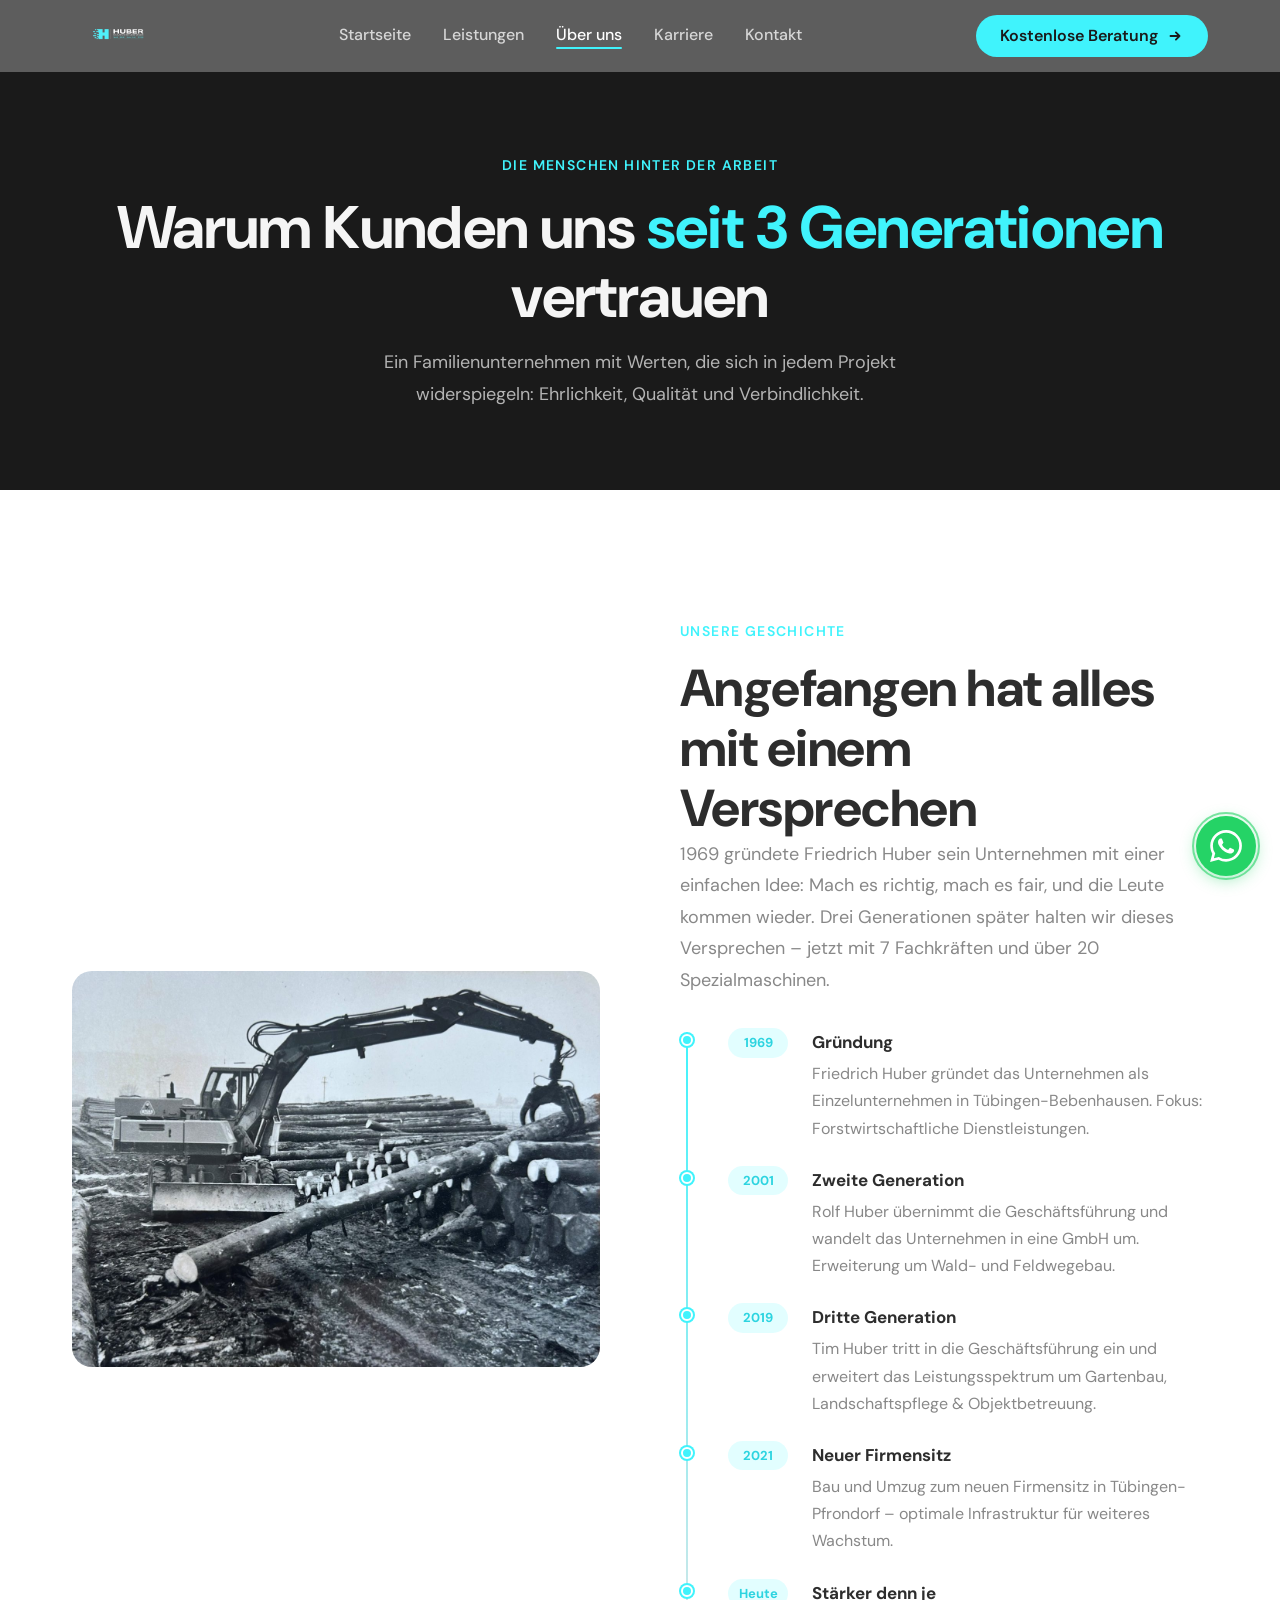
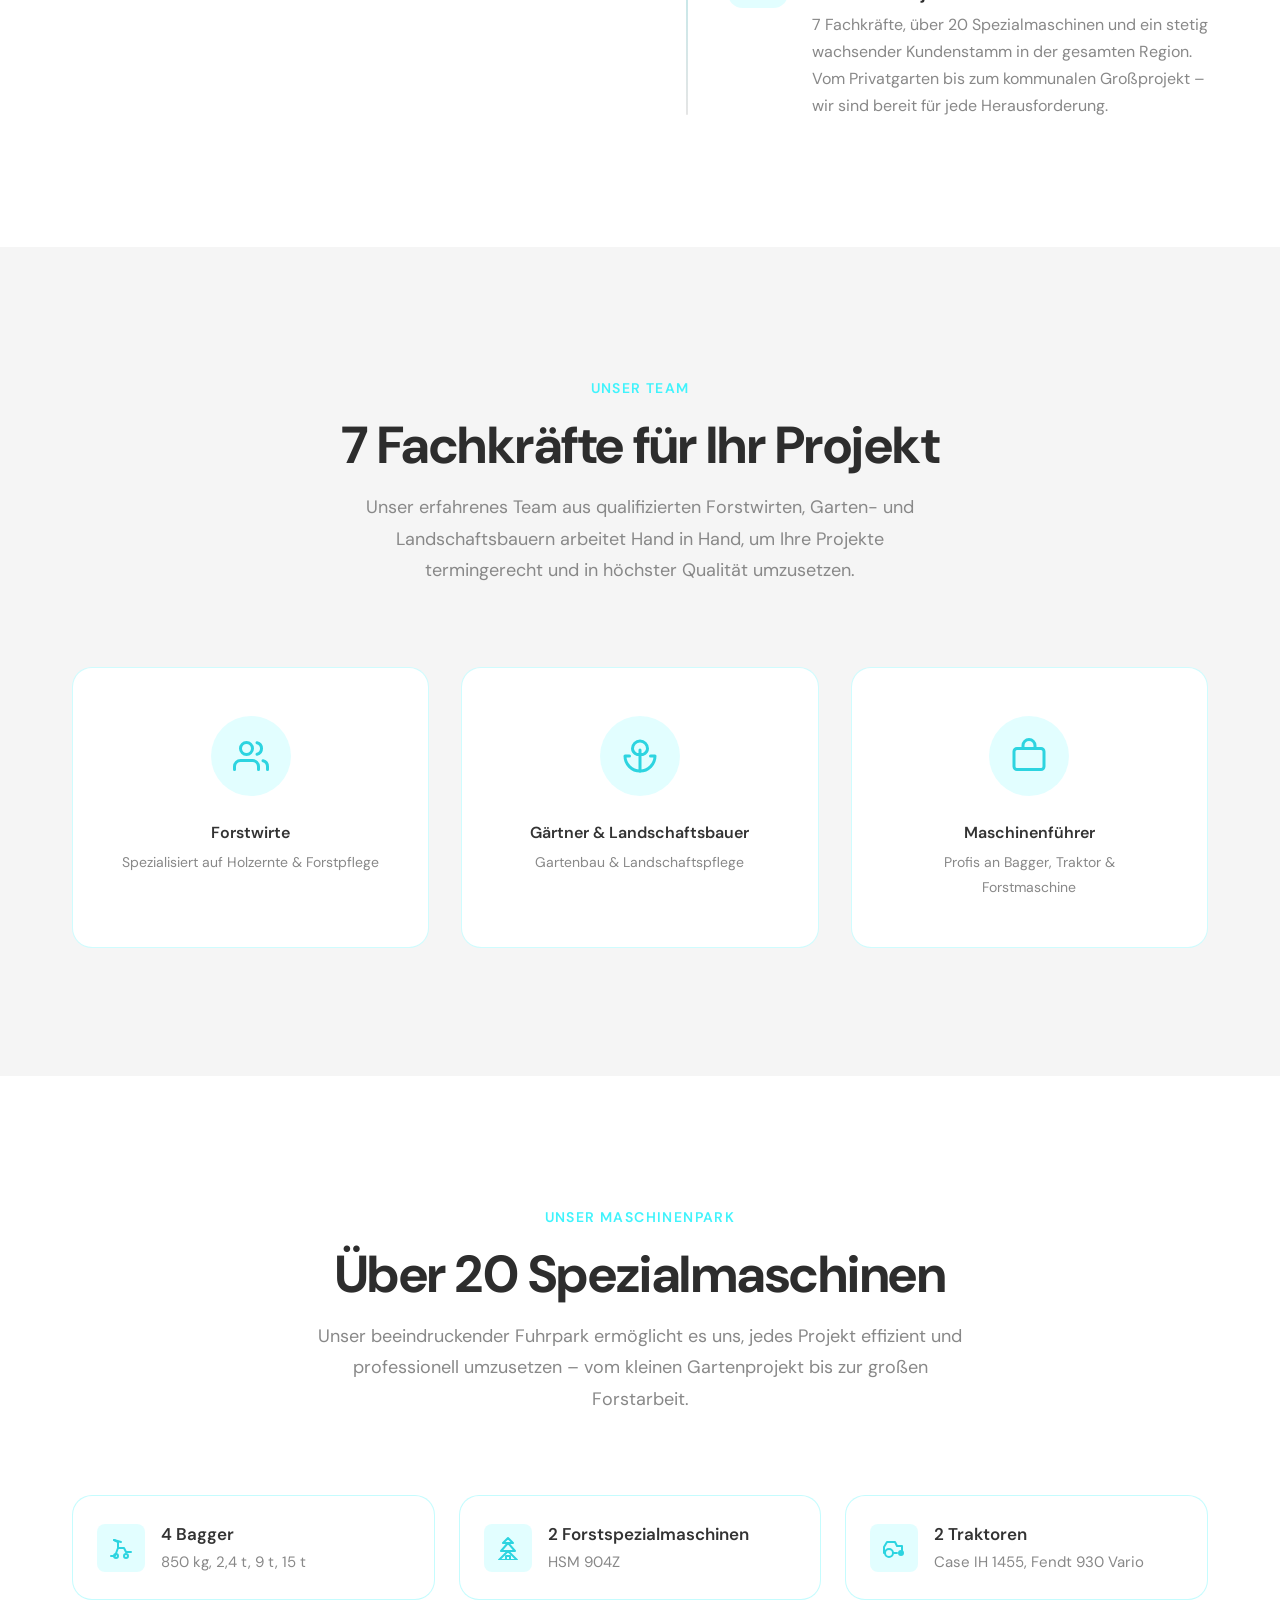
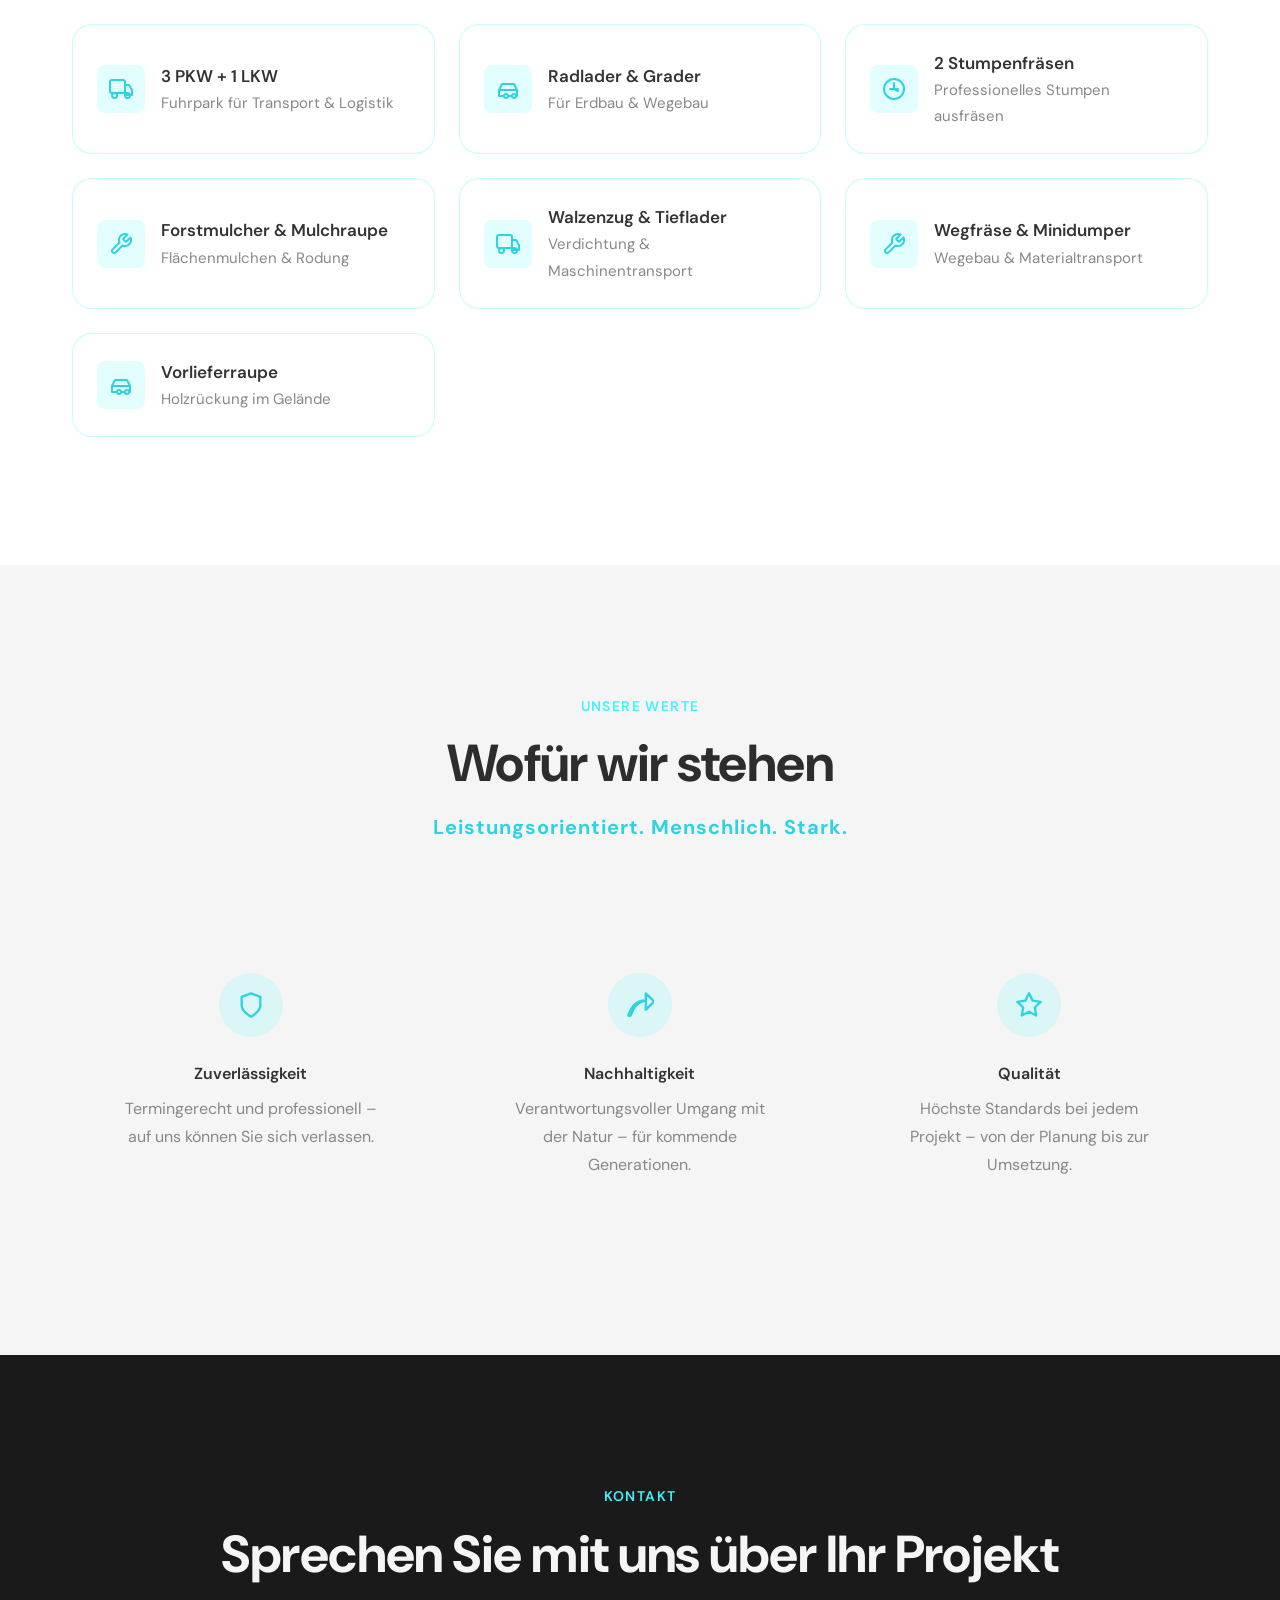
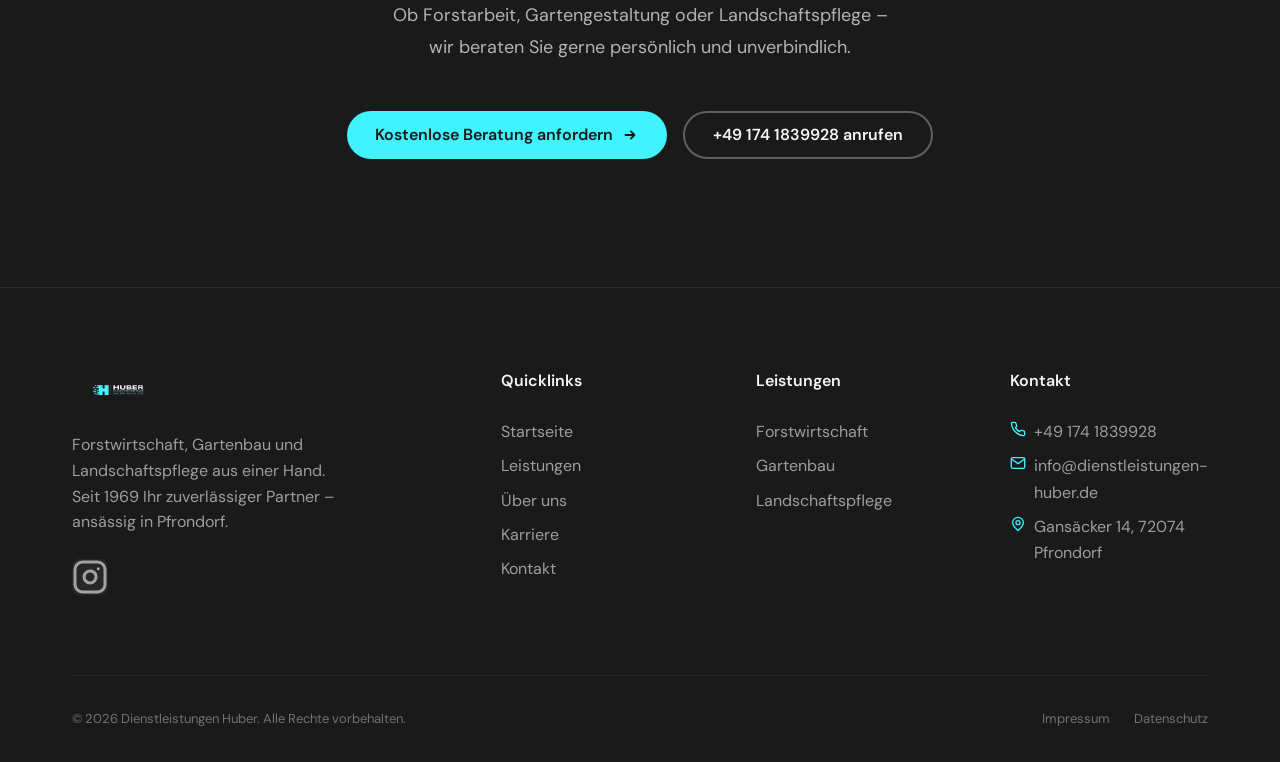
<file: ueber-uns.html>
<!DOCTYPE html>
<html lang="de">
<head>
  <meta charset="UTF-8">
  <meta name="viewport" content="width=device-width, initial-scale=1.0">
  <link rel="icon" type="image/png" sizes="32x32" href="images/favicon-32.png">
  <link rel="icon" type="image/png" sizes="512x512" href="images/favicon-512.png">
  <link rel="icon" type="image/png" sizes="192x192" href="images/favicon-192.png">
  <link rel="apple-touch-icon" sizes="192x192" href="images/favicon-192.png">
  <title>Über uns – Dienstleistungen Huber | Forst, Garten & Landschaft seit 1969</title>
  <meta name="description" content="Lernen Sie Dienstleistungen Huber kennen – seit 1969 Ihr Familienunternehmen für Forstwirtschaft, Gartenbau und Landschaftspflege, ansässig in Pfrondorf. 7 Fachkräfte, 20+ Maschinen.">
  <meta property="og:title" content="Über uns – Dienstleistungen Huber">
  <meta property="og:description" content="Seit 1969 Ihr Partner für Forst, Garten & Landschaft – ansässig in Pfrondorf. Familientradition, 7 Fachkräfte und über 20 Spezialmaschinen.">
  <meta property="og:type" content="website">

  <!-- Fonts -->
  <link rel="preconnect" href="https://fonts.googleapis.com">
  <link rel="preconnect" href="https://fonts.gstatic.com" crossorigin>
  <link href="https://fonts.googleapis.com/css2?family=DM+Sans:ital,opsz,wght@0,9..40,400;0,9..40,500;0,9..40,600;0,9..40,700;0,9..40,800;1,9..40,400&display=swap" rel="stylesheet">

  <!-- Styles -->
  <link rel="stylesheet" href="css/style.css">
</head>
<body>

  <!-- ============================================
       NAVIGATION
       ============================================ -->
  <nav class="nav" id="nav">
    <div class="container nav__inner">
      <a class='nav__logo' href='/'>
        <img src="images/logo-transparent.png" alt="Dienstleistungen Huber Logo">
      </a>
      <ul class="nav__links" id="navLinks">
        <li><a href='/'>Startseite</a></li>
        <li><a href='/leistungen'>Leistungen</a></li>
        <li><a class='active' href='/ueber-uns'>Über uns</a></li>
        <li><a href='/karriere'>Karriere</a></li>
        <li><a href='/kontakt'>Kontakt</a></li>
      </ul>
      <a class='btn btn--primary nav__cta' href='/kontakt'>
        Kostenlose Beratung
        <svg class="arrow-icon" viewBox="0 0 20 20" fill="none" stroke="currentColor" stroke-width="2" stroke-linecap="round" stroke-linejoin="round"><path d="M5 10h10M11 6l4 4-4 4"/></svg>
      </a>
      <button class="nav__hamburger" id="hamburger" aria-label="Menü öffnen">
        <span></span><span></span><span></span>
      </button>
    </div>
  </nav>

  <!-- ============================================
       PAGE HEADER
       ============================================ -->
  <section class="page-header">
    <div class="container">
      <span class="section-label">Die Menschen hinter der Arbeit</span>
      <h1>Warum Kunden uns <span class="accent-text">seit 3 Generationen</span> vertrauen</h1>
      <p>Ein Familienunternehmen mit Werten, die sich in jedem Projekt widerspiegeln: Ehrlichkeit, Qualität und Verbindlichkeit.</p>
    </div>
  </section>

  <!-- ============================================
       GESCHICHTE
       ============================================ -->
  <section class="about-section">
    <div class="container">
      <div class="about-grid">
        <div class="about-grid__image reveal" style="border-radius: var(--radius-lg); overflow: hidden; aspect-ratio: 4/3;">
          <img src="images/generation.jpg" alt="Familienunternehmen Huber" style="width: 100%; height: 100%; object-fit: cover;">
        </div>
        <div class="about-grid__content reveal reveal-delay-1">
          <span class="section-label">Unsere Geschichte</span>
          <h2>Angefangen hat alles mit einem Versprechen</h2>
          <p style="color: var(--text-muted); margin-bottom: var(--space-lg);">1969 gründete Friedrich Huber sein Unternehmen mit einer einfachen Idee: Mach es richtig, mach es fair, und die Leute kommen wieder. Drei Generationen später halten wir dieses Versprechen – jetzt mit 7 Fachkräften und über 20 Spezialmaschinen.</p>

          <div class="timeline">
            <div class="timeline__item">
              <span class="timeline__year">1969</span>
              <div class="timeline__content">
                <h4>Gründung</h4>
                <p>Friedrich Huber gründet das Unternehmen als Einzelunternehmen in Tübingen-Bebenhausen. Fokus: Forstwirtschaftliche Dienstleistungen.</p>
              </div>
            </div>
            <div class="timeline__item">
              <span class="timeline__year">2001</span>
              <div class="timeline__content">
                <h4>Zweite Generation</h4>
                <p>Rolf Huber übernimmt die Geschäftsführung und wandelt das Unternehmen in eine GmbH um. Erweiterung um Wald- und Feldwegebau.</p>
              </div>
            </div>
            <div class="timeline__item">
              <span class="timeline__year">2019</span>
              <div class="timeline__content">
                <h4>Dritte Generation</h4>
                <p>Tim Huber tritt in die Geschäftsführung ein und erweitert das Leistungsspektrum um Gartenbau, Landschaftspflege &amp; Objektbetreuung.</p>
              </div>
            </div>
            <div class="timeline__item">
              <span class="timeline__year">2021</span>
              <div class="timeline__content">
                <h4>Neuer Firmensitz</h4>
                <p>Bau und Umzug zum neuen Firmensitz in Tübingen-Pfrondorf – optimale Infrastruktur für weiteres Wachstum.</p>
              </div>
            </div>
            <div class="timeline__item">
              <span class="timeline__year">Heute</span>
              <div class="timeline__content">
                <h4>Stärker denn je</h4>
                <p>7 Fachkräfte, über 20 Spezialmaschinen und ein stetig wachsender Kundenstamm in der gesamten Region. Vom Privatgarten bis zum kommunalen Großprojekt – wir sind bereit für jede Herausforderung.</p>
              </div>
            </div>
          </div>
        </div>
      </div>
    </div>
  </section>

  <!-- ============================================
       TEAM
       ============================================ -->
  <section class="about-section" style="background: var(--bg-alt);">
    <div class="container">
      <div style="text-align: center; margin-bottom: var(--space-2xl);" class="reveal">
        <span class="section-label">Unser Team</span>
        <h2>7 Fachkräfte für Ihr Projekt</h2>
        <p style="color: var(--text-muted); max-width: 600px; margin: var(--space-sm) auto 0;">Unser erfahrenes Team aus qualifizierten Forstwirten, Garten- und Landschaftsbauern arbeitet Hand in Hand, um Ihre Projekte termingerecht und in höchster Qualität umzusetzen.</p>
      </div>
      <div style="display: grid; grid-template-columns: repeat(3, 1fr); gap: var(--space-lg);">
        <div class="reveal reveal-delay-1" style="text-align: center; padding: var(--space-xl); background: var(--bg); border: 1px solid rgba(64, 243, 252, 0.25); border-radius: var(--radius-lg);">
          <div style="width: 80px; height: 80px; margin: 0 auto var(--space-md); background: var(--accent-glow); border-radius: 50%; display: flex; align-items: center; justify-content: center; color: var(--accent-dark);">
            <svg viewBox="0 0 24 24" fill="none" stroke="currentColor" stroke-width="2" stroke-linecap="round" stroke-linejoin="round" width="36" height="36"><path d="M17 21v-2a4 4 0 0 0-4-4H5a4 4 0 0 0-4 4v2"/><circle cx="9" cy="7" r="4"/><path d="M23 21v-2a4 4 0 0 0-3-3.87"/><path d="M16 3.13a4 4 0 0 1 0 7.75"/></svg>
          </div>
          <h4 style="font-family: var(--font-body); font-weight: 600; margin-bottom: var(--space-2xs);">Forstwirte</h4>
          <p style="font-size: 0.875rem; color: var(--text-muted);">Spezialisiert auf Holzernte &amp; Forstpflege</p>
        </div>
        <div class="reveal reveal-delay-2" style="text-align: center; padding: var(--space-xl); background: var(--bg); border: 1px solid rgba(64, 243, 252, 0.25); border-radius: var(--radius-lg);">
          <div style="width: 80px; height: 80px; margin: 0 auto var(--space-md); background: var(--accent-glow); border-radius: 50%; display: flex; align-items: center; justify-content: center; color: var(--accent-dark);">
            <svg viewBox="0 0 24 24" fill="none" stroke="currentColor" stroke-width="2" stroke-linecap="round" stroke-linejoin="round" width="36" height="36"><path d="M12 22V8"/><path d="M5 12H2a10 10 0 0 0 20 0h-3"/><path d="M12 2a5 5 0 0 0-5 5c0 2 1 3 3 4h4c2-1 3-2 3-4a5 5 0 0 0-5-5z"/></svg>
          </div>
          <h4 style="font-family: var(--font-body); font-weight: 600; margin-bottom: var(--space-2xs);">Gärtner &amp; Landschaftsbauer</h4>
          <p style="font-size: 0.875rem; color: var(--text-muted);">Gartenbau &amp; Landschaftspflege</p>
        </div>
        <div class="reveal reveal-delay-3" style="text-align: center; padding: var(--space-xl); background: var(--bg); border: 1px solid rgba(64, 243, 252, 0.25); border-radius: var(--radius-lg);">
          <div style="width: 80px; height: 80px; margin: 0 auto var(--space-md); background: var(--accent-glow); border-radius: 50%; display: flex; align-items: center; justify-content: center; color: var(--accent-dark);">
            <svg viewBox="0 0 24 24" fill="none" stroke="currentColor" stroke-width="2" stroke-linecap="round" stroke-linejoin="round" width="36" height="36"><rect x="2" y="7" width="20" height="14" rx="2"/><path d="M16 7V5a4 4 0 0 0-8 0v2"/></svg>
          </div>
          <h4 style="font-family: var(--font-body); font-weight: 600; margin-bottom: var(--space-2xs);">Maschinenführer</h4>
          <p style="font-size: 0.875rem; color: var(--text-muted);">Profis an Bagger, Traktor &amp; Forstmaschine</p>
        </div>
      </div>
    </div>
  </section>

  <!-- ============================================
       MASCHINENPARK
       ============================================ -->
  <section class="about-section">
    <div class="container">
      <div style="text-align: center; margin-bottom: var(--space-2xl);" class="reveal">
        <span class="section-label">Unser Maschinenpark</span>
        <h2>Über 20 Spezialmaschinen</h2>
        <p style="color: var(--text-muted); max-width: 650px; margin: var(--space-sm) auto 0;">Unser beeindruckender Fuhrpark ermöglicht es uns, jedes Projekt effizient und professionell umzusetzen – vom kleinen Gartenprojekt bis zur großen Forstarbeit.</p>
      </div>
      <div class="machine-grid">

        <!-- 4 Bagger -->
        <div class="machine-card reveal">
          <div class="machine-card__icon">
            <svg viewBox="0 0 24 24" fill="none" stroke="currentColor" stroke-width="2" stroke-linecap="round" stroke-linejoin="round"><path d="M2 20h4l3-8h6l2 4h5"/><circle cx="7" cy="20" r="2"/><circle cx="17" cy="20" r="2"/><path d="M9 12V6l-4-2"/><path d="M5 4l7 2"/></svg>
          </div>
          <div>
            <h4>4 Bagger</h4>
            <p>850 kg, 2,4 t, 9 t, 15 t</p>
          </div>
        </div>

        <!-- 2 Forstspezialmaschinen -->
        <div class="machine-card reveal reveal-delay-1">
          <div class="machine-card__icon">
            <svg viewBox="0 0 24 24" fill="none" stroke="currentColor" stroke-width="2" stroke-linecap="round" stroke-linejoin="round"><path d="M12 2L7 7h10L12 2z"/><path d="M12 7L5 15h14L12 7z"/><path d="M12 15L3 24h18L12 15z"/><rect x="10" y="20" width="4" height="4"/></svg>
          </div>
          <div>
            <h4>2 Forstspezialmaschinen</h4>
            <p>HSM 904Z</p>
          </div>
        </div>

        <!-- 2 Traktoren -->
        <div class="machine-card reveal reveal-delay-2">
          <div class="machine-card__icon">
            <svg viewBox="0 0 24 24" fill="none" stroke="currentColor" stroke-width="2" stroke-linecap="round" stroke-linejoin="round"><circle cx="7" cy="17" r="4"/><circle cx="19" cy="17" r="2"/><path d="M3 17h-1V11l3-5h8l2 4h5v7h-2"/><path d="M11 17H15"/></svg>
          </div>
          <div>
            <h4>2 Traktoren</h4>
            <p>Case IH 1455, Fendt 930 Vario</p>
          </div>
        </div>

        <!-- 3 PKW + 1 LKW -->
        <div class="machine-card reveal reveal-delay-3">
          <div class="machine-card__icon">
            <svg viewBox="0 0 24 24" fill="none" stroke="currentColor" stroke-width="2" stroke-linecap="round" stroke-linejoin="round"><rect x="1" y="3" width="15" height="13" rx="2"/><path d="M16 8h4l3 5v5h-7V8z"/><circle cx="5.5" cy="18.5" r="2.5"/><circle cx="18.5" cy="18.5" r="2.5"/></svg>
          </div>
          <div>
            <h4>3 PKW + 1 LKW</h4>
            <p>Fuhrpark für Transport &amp; Logistik</p>
          </div>
        </div>

        <!-- Radlader & Grader -->
        <div class="machine-card reveal">
          <div class="machine-card__icon">
            <svg viewBox="0 0 24 24" fill="none" stroke="currentColor" stroke-width="2" stroke-linecap="round" stroke-linejoin="round"><path d="M4 19h4"/><circle cx="10" cy="19" r="2"/><path d="M12 19h4"/><circle cx="18" cy="19" r="2"/><path d="M20 19h1V13l-3-6H6L3 13v6h1"/><path d="M3 13h18"/></svg>
          </div>
          <div>
            <h4>Radlader &amp; Grader</h4>
            <p>Für Erdbau &amp; Wegebau</p>
          </div>
        </div>

        <!-- 2 Stumpenfräsen -->
        <div class="machine-card reveal reveal-delay-1">
          <div class="machine-card__icon">
            <svg viewBox="0 0 24 24" fill="none" stroke="currentColor" stroke-width="2" stroke-linecap="round" stroke-linejoin="round"><circle cx="12" cy="12" r="10"/><path d="M12 6v6l4 2"/><path d="M8 12h8"/></svg>
          </div>
          <div>
            <h4>2 Stumpenfräsen</h4>
            <p>Professionelles Stumpen ausfräsen</p>
          </div>
        </div>

        <!-- Forstmulcher & Mulchraupe -->
        <div class="machine-card reveal reveal-delay-2">
          <div class="machine-card__icon">
            <svg viewBox="0 0 24 24" fill="none" stroke="currentColor" stroke-width="2" stroke-linecap="round" stroke-linejoin="round"><path d="M14.7 6.3a1 1 0 0 0 0 1.4l1.6 1.6a1 1 0 0 0 1.4 0l3.77-3.77a6 6 0 0 1-7.94 7.94l-6.91 6.91a2.12 2.12 0 0 1-3-3l6.91-6.91a6 6 0 0 1 7.94-7.94l-3.76 3.76z"/></svg>
          </div>
          <div>
            <h4>Forstmulcher &amp; Mulchraupe</h4>
            <p>Flächenmulchen &amp; Rodung</p>
          </div>
        </div>

        <!-- Walzenzug & Tieflader -->
        <div class="machine-card reveal reveal-delay-3">
          <div class="machine-card__icon">
            <svg viewBox="0 0 24 24" fill="none" stroke="currentColor" stroke-width="2" stroke-linecap="round" stroke-linejoin="round"><rect x="1" y="3" width="15" height="13" rx="2"/><path d="M16 8h4l3 5v5h-7V8z"/><circle cx="5.5" cy="18.5" r="2.5"/><circle cx="18.5" cy="18.5" r="2.5"/></svg>
          </div>
          <div>
            <h4>Walzenzug &amp; Tieflader</h4>
            <p>Verdichtung &amp; Maschinentransport</p>
          </div>
        </div>

        <!-- Wegfräse & Minidumper -->
        <div class="machine-card reveal">
          <div class="machine-card__icon">
            <svg viewBox="0 0 24 24" fill="none" stroke="currentColor" stroke-width="2" stroke-linecap="round" stroke-linejoin="round"><path d="M14.7 6.3a1 1 0 0 0 0 1.4l1.6 1.6a1 1 0 0 0 1.4 0l3.77-3.77a6 6 0 0 1-7.94 7.94l-6.91 6.91a2.12 2.12 0 0 1-3-3l6.91-6.91a6 6 0 0 1 7.94-7.94l-3.76 3.76z"/></svg>
          </div>
          <div>
            <h4>Wegfräse &amp; Minidumper</h4>
            <p>Wegebau &amp; Materialtransport</p>
          </div>
        </div>

        <!-- Vorlieferraupe -->
        <div class="machine-card reveal reveal-delay-1">
          <div class="machine-card__icon">
            <svg viewBox="0 0 24 24" fill="none" stroke="currentColor" stroke-width="2" stroke-linecap="round" stroke-linejoin="round"><path d="M4 19h4"/><circle cx="10" cy="19" r="2"/><path d="M12 19h4"/><circle cx="18" cy="19" r="2"/><path d="M20 19h1V13l-3-6H6L3 13v6h1"/><path d="M3 13h18"/></svg>
          </div>
          <div>
            <h4>Vorlieferraupe</h4>
            <p>Holzrückung im Gelände</p>
          </div>
        </div>

      </div>
    </div>
  </section>

  <!-- ============================================
       WERTE
       ============================================ -->
  <section class="about-section" style="background: var(--bg-alt);">
    <div class="container">
      <div style="text-align: center; margin-bottom: var(--space-2xl);" class="reveal">
        <span class="section-label">Unsere Werte</span>
        <h2>Wofür wir stehen</h2>
        <p class="motto-tagline">Leistungsorientiert. Menschlich. Stark.</p>
      </div>
      <div class="values-grid">

        <div class="value-card reveal reveal-delay-1">
          <div class="value-card__icon">
            <svg viewBox="0 0 24 24" fill="none" stroke="currentColor" stroke-width="2" stroke-linecap="round" stroke-linejoin="round"><path d="M12 22s8-4 8-10V5l-8-3-8 3v7c0 6 8 10 8 10z"/></svg>
          </div>
          <h4>Zuverlässigkeit</h4>
          <p>Termingerecht und professionell – auf uns können Sie sich verlassen.</p>
        </div>

        <div class="value-card reveal reveal-delay-2">
          <div class="value-card__icon">
            <svg viewBox="0 0 24 24" fill="none" stroke="currentColor" stroke-width="2" stroke-linecap="round" stroke-linejoin="round"><path d="M17 8C8 10 5.9 16.17 3.82 21.34L2 21l.17-.83C4.04 15.54 7 8 17 8V2l7 7-7 7V8z"/></svg>
          </div>
          <h4>Nachhaltigkeit</h4>
          <p>Verantwortungsvoller Umgang mit der Natur – für kommende Generationen.</p>
        </div>

        <div class="value-card reveal reveal-delay-3">
          <div class="value-card__icon">
            <svg viewBox="0 0 24 24" fill="none" stroke="currentColor" stroke-width="2" stroke-linecap="round" stroke-linejoin="round"><polygon points="12 2 15.09 8.26 22 9.27 17 14.14 18.18 21.02 12 17.77 5.82 21.02 7 14.14 2 9.27 8.91 8.26 12 2"/></svg>
          </div>
          <h4>Qualität</h4>
          <p>Höchste Standards bei jedem Projekt – von der Planung bis zur Umsetzung.</p>
        </div>

      </div>
    </div>
  </section>

  <!-- ============================================
       CTA SECTION
       ============================================ -->
  <section class="cta-section">
    <div class="container reveal">
      <span class="section-label" style="color: var(--accent);">Kontakt</span>
      <h2>Sprechen Sie mit uns über Ihr Projekt</h2>
      <p>Ob Forstarbeit, Gartengestaltung oder Landschaftspflege – wir beraten Sie gerne persönlich und unverbindlich.</p>
      <div class="cta-section__buttons">
        <a class='btn btn--primary' href='/kontakt'>
          Kostenlose Beratung anfordern
          <svg class="arrow-icon" viewBox="0 0 20 20" fill="none" stroke="currentColor" stroke-width="2" stroke-linecap="round" stroke-linejoin="round"><path d="M5 10h10M11 6l4 4-4 4"/></svg>
        </a>
        <a href="tel:+491741839928" class="btn btn--outline-light">
          +49 174 1839928 anrufen
        </a>
      </div>
    </div>
  </section>

  <!-- ============================================
       FOOTER
       ============================================ -->
  <footer class="footer">
    <div class="container">
      <div class="footer__inner">

        <div class="footer__brand">
          <a class='nav__logo' href='/'>
            <img src="images/logo-transparent.png" alt="Dienstleistungen Huber Logo">
          </a>
          <p>Forstwirtschaft, Gartenbau und Landschaftspflege aus einer Hand. Seit 1969 Ihr zuverlässiger Partner – ansässig in Pfrondorf.</p>
          <div class="footer__social">
            <a href="https://www.instagram.com/huber_naturdienstleistungen" target="_blank" rel="noopener" aria-label="Instagram">
              <svg viewBox="0 0 24 24" fill="none" stroke="currentColor" stroke-width="2" stroke-linecap="round" stroke-linejoin="round"><rect x="2" y="2" width="20" height="20" rx="5"/><path d="M16 11.37A4 4 0 1 1 12.63 8 4 4 0 0 1 16 11.37z"/><line x1="17.5" y1="6.5" x2="17.51" y2="6.5"/></svg>
            </a>
          </div>
        </div>

        <div class="footer__col">
          <h4>Quicklinks</h4>
          <ul>
            <li><a href='/'>Startseite</a></li>
            <li><a href='/leistungen'>Leistungen</a></li>
            <li><a href='/ueber-uns'>Über uns</a></li>
            <li><a href='/karriere'>Karriere</a></li>
            <li><a href='/kontakt'>Kontakt</a></li>
          </ul>
        </div>

        <div class="footer__col">
          <h4>Leistungen</h4>
          <ul>
            <li><a href='/leistungen#forstwirtschaft'>Forstwirtschaft</a></li>
            <li><a href='/leistungen#gartenbau'>Gartenbau</a></li>
            <li><a href='/leistungen#landschaftspflege'>Landschaftspflege</a></li>
          </ul>
        </div>

        <div class="footer__col">
          <h4>Kontakt</h4>
          <div class="footer__contact-item">
            <svg viewBox="0 0 24 24" fill="none" stroke="currentColor" stroke-width="2" stroke-linecap="round" stroke-linejoin="round"><path d="M22 16.92v3a2 2 0 0 1-2.18 2 19.79 19.79 0 0 1-8.63-3.07 19.5 19.5 0 0 1-6-6 19.79 19.79 0 0 1-3.07-8.67A2 2 0 0 1 4.11 2h3a2 2 0 0 1 2 1.72c.127.96.361 1.903.7 2.81a2 2 0 0 1-.45 2.11L8.09 9.91a16 16 0 0 0 6 6l1.27-1.27a2 2 0 0 1 2.11-.45c.907.339 1.85.573 2.81.7A2 2 0 0 1 22 16.92z"/></svg>
            <a href="tel:+491741839928">+49 174 1839928</a>
          </div>
          <div class="footer__contact-item">
            <svg viewBox="0 0 24 24" fill="none" stroke="currentColor" stroke-width="2" stroke-linecap="round" stroke-linejoin="round"><path d="M4 4h16c1.1 0 2 .9 2 2v12c0 1.1-.9 2-2 2H4c-1.1 0-2-.9-2-2V6c0-1.1.9-2 2-2z"/><polyline points="22,6 12,13 2,6"/></svg>
            <a href="mailto:info@dienstleistungen-huber.de">info@dienstleistungen-huber.de</a>
          </div>
          <div class="footer__contact-item">
            <svg viewBox="0 0 24 24" fill="none" stroke="currentColor" stroke-width="2" stroke-linecap="round" stroke-linejoin="round"><circle cx="12" cy="10" r="3"/><path d="M12 21.7C17.3 17 20 13 20 10a8 8 0 1 0-16 0c0 3 2.7 7 8 11.7z"/></svg>
            <span>Gansäcker 14, 72074 Pfrondorf</span>
          </div>
        </div>

      </div>

      <div class="footer__bottom">
        <p>&copy; 2026 Dienstleistungen Huber. Alle Rechte vorbehalten.</p>
        <div class="footer__legal">
          <a href='/impressum'>Impressum</a>
          <a href='/datenschutz'>Datenschutz</a>
        </div>
      </div>
    </div>
  </footer>

  <!-- Scripts -->
  <script src="js/main.js"></script>
<!-- WhatsApp Widget -->
<div class="wa-widget">
  <a href="https://wa.me/491741839928" target="_blank" rel="noopener" class="wa-widget__btn" aria-label="WhatsApp Nachricht senden">
    <svg viewBox="0 0 24 24" xmlns="http://www.w3.org/2000/svg"><path d="M17.472 14.382c-.297-.149-1.758-.867-2.03-.967-.273-.099-.471-.148-.67.15-.197.297-.767.966-.94 1.164-.173.199-.347.223-.644.075-.297-.15-1.255-.463-2.39-1.475-.883-.788-1.48-1.761-1.653-2.059-.173-.297-.018-.458.13-.606.134-.133.298-.347.446-.52.149-.174.198-.298.298-.497.099-.198.05-.371-.025-.52-.075-.149-.669-1.612-.916-2.207-.242-.579-.487-.5-.669-.51-.173-.008-.371-.01-.57-.01-.198 0-.52.074-.792.372-.272.297-1.04 1.016-1.04 2.479 0 1.462 1.065 2.875 1.213 3.074.149.198 2.096 3.2 5.077 4.487.709.306 1.262.489 1.694.625.712.227 1.36.195 1.871.118.571-.085 1.758-.719 2.006-1.413.248-.694.248-1.289.173-1.413-.074-.124-.272-.198-.57-.347m-5.421 7.403h-.004a9.87 9.87 0 01-5.031-1.378l-.361-.214-3.741.982.998-3.648-.235-.374a9.86 9.86 0 01-1.51-5.26c.001-5.45 4.436-9.884 9.888-9.884 2.64 0 5.122 1.03 6.988 2.898a9.825 9.825 0 012.893 6.994c-.003 5.45-4.437 9.884-9.885 9.884m8.413-18.297A11.815 11.815 0 0012.05 0C5.495 0 .16 5.335.157 11.892c0 2.096.547 4.142 1.588 5.945L.057 24l6.305-1.654a11.882 11.882 0 005.683 1.448h.005c6.554 0 11.89-5.335 11.893-11.893a11.821 11.821 0 00-3.48-8.413z"/></svg>
  </a>
  <span class="wa-widget__tooltip">Schreib uns auf WhatsApp!</span>
</div>
</body>
</html>
</file>
<file: css/style.css>
/* ============================================
   DIENSTLEISTUNGEN HUBER – Website
   Design: Modern-Professionell
   Farben: Grau (#5d5d5d) + Cyan (#40f3fc)
   ============================================ */

/* === RESET === */
*, *::before, *::after { box-sizing: border-box; margin: 0; padding: 0; }
html { scroll-behavior: smooth; scroll-padding-top: 80px; font-size: 16px; }
body {
  font-family: 'DM Sans', -apple-system, BlinkMacSystemFont, sans-serif;
  color: var(--text);
  background: var(--bg);
  line-height: 1.65;
  -webkit-font-smoothing: antialiased;
  -moz-osx-font-smoothing: grayscale;
  overflow-x: hidden;
}
img { max-width: 100%; display: block; }
a { text-decoration: none; color: inherit; }
ul { list-style: none; }
button { border: none; cursor: pointer; font-family: inherit; background: none; }

/* === DESIGN TOKENS === */
:root {
  /* Brand Colors */
  --primary: #5d5d5d;
  --primary-dark: #404040;
  --primary-light: #7a7a7a;
  --accent: #40f3fc;
  --accent-dark: #2dd4e0;
  --accent-light: #6df5fd;
  --accent-glow: rgba(64, 243, 252, 0.15);
  --accent-glow-strong: rgba(64, 243, 252, 0.3);

  /* Backgrounds */
  --bg: #FFFFFF;
  --bg-alt: #F5F5F5;
  --bg-dark: #1A1A1A;
  --bg-dark-lighter: #2D2D2D;

  /* Text */
  --text: #333333;
  --text-light: #F5F5F5;
  --text-muted: #888888;
  --text-heading: #2D2D2D;

  /* Borders & Effects */
  --border: #E5E5E5;
  --border-light: rgba(255,255,255,0.1);
  --glass: rgba(255, 255, 255, 0.8);
  --glass-border: rgba(255, 255, 255, 0.3);

  /* Shadows */
  --shadow-sm: 0 1px 3px rgba(0,0,0,0.06);
  --shadow-md: 0 4px 20px rgba(0,0,0,0.08);
  --shadow-lg: 0 12px 40px rgba(0,0,0,0.1);
  --shadow-xl: 0 20px 60px rgba(0,0,0,0.14);
  --shadow-accent: 0 8px 30px rgba(64, 243, 252, 0.25);

  /* Typography */
  --font-display: 'DM Sans', -apple-system, sans-serif;
  --font-body: 'DM Sans', -apple-system, sans-serif;

  /* Spacing */
  --space-2xs: 0.25rem;
  --space-xs: 0.5rem;
  --space-sm: 1rem;
  --space-md: 1.5rem;
  --space-lg: 2rem;
  --space-xl: 3rem;
  --space-2xl: 5rem;
  --space-3xl: 8rem;

  /* Layout */
  --container: 1200px;
  --container-narrow: 800px;
  --container-pad: 2rem;
  --nav-height: 72px;

  /* Radius */
  --radius-sm: 8px;
  --radius-md: 12px;
  --radius-lg: 20px;
  --radius-xl: 28px;
  --radius-full: 9999px;

  /* Transition */
  --ease: cubic-bezier(0.4, 0, 0.2, 1);
  --ease-out: cubic-bezier(0, 0, 0.2, 1);
  --ease-spring: cubic-bezier(0.34, 1.56, 0.64, 1);
  --duration: 0.3s;
  --duration-slow: 0.6s;
  --duration-slower: 1s;
}

/* === TYPOGRAPHY === */
h1, h2, h3 {
  font-family: var(--font-body);
  font-weight: 700;
  line-height: 1.15;
  color: var(--text-heading);
  letter-spacing: -0.01em;
}
h1 { font-size: clamp(2.75rem, 5.5vw, 3.75rem); }
h2 { font-size: clamp(2.125rem, 4.5vw, 3.25rem); }
h3 { font-size: clamp(1.375rem, 2.5vw, 1.625rem); }
p { font-size: 1.125rem; line-height: 1.75; }

.accent-text { color: var(--accent); }

/* === LAYOUT === */
.container {
  max-width: var(--container);
  margin: 0 auto;
  padding: 0 var(--container-pad);
}
.container--narrow {
  max-width: var(--container-narrow);
  margin: 0 auto;
  padding: 0 var(--container-pad);
}

/* === BUTTONS === */
.btn {
  display: inline-flex;
  align-items: center;
  gap: 0.5rem;
  padding: 0.875rem 1.75rem;
  font-family: var(--font-body);
  font-weight: 600;
  font-size: 1rem;
  border-radius: var(--radius-full);
  transition: all var(--duration) var(--ease);
  cursor: pointer;
  border: none;
  line-height: 1;
}
.btn--primary {
  background: var(--accent);
  color: var(--bg-dark);
}
.btn--primary:hover {
  background: var(--accent-dark);
  transform: translateY(-2px);
  box-shadow: var(--shadow-accent);
}
.btn--outline {
  background: transparent;
  color: var(--text);
  border: 2px solid var(--border);
}
.btn--outline:hover {
  border-color: var(--accent);
  color: var(--accent);
  transform: translateY(-2px);
}
.btn--outline-light {
  background: transparent;
  color: var(--text-light);
  border: 2px solid rgba(255,255,255,0.3);
}
.btn--outline-light:hover {
  border-color: var(--accent);
  color: var(--accent);
  transform: translateY(-2px);
}
.btn .arrow-icon {
  width: 18px;
  height: 18px;
  transition: transform var(--duration) var(--ease);
}
.btn:hover .arrow-icon {
  transform: translateX(3px);
}

/* === SECTION LABEL === */
.section-label {
  display: inline-block;
  font-family: var(--font-body);
  font-size: 0.875rem;
  font-weight: 600;
  text-transform: uppercase;
  letter-spacing: 0.1em;
  color: var(--accent);
  margin-bottom: var(--space-sm);
}

/* === ARROW ICON (reusable SVG) === */
.arrow-icon {
  width: 18px;
  height: 18px;
  flex-shrink: 0;
}

/* ============================================
   NAVIGATION
   ============================================ */
.nav {
  position: fixed;
  top: 0;
  left: 0;
  right: 0;
  z-index: 1000;
  height: var(--nav-height);
  display: flex;
  align-items: center;
  background: #5d5d5d;
  border-bottom: 1px solid transparent;
  transition: all var(--duration) var(--ease);
}
.nav--scrolled {
  background: #525252;
  border-bottom-color: rgba(255,255,255,0.1);
  box-shadow: 0 2px 20px rgba(0,0,0,0.15);
}
.nav__inner {
  display: flex;
  align-items: center;
  justify-content: space-between;
  gap: var(--space-lg);
  width: 100%;
}
.nav__logo {
  display: flex;
  align-items: center;
  gap: 0.5rem;
  font-family: var(--font-body);
  font-weight: 700;
  font-size: 1.125rem;
  color: #fff;
  flex-shrink: 0;
}
.nav__logo span {
  display: none;
}
.nav__logo img {
  height: 48px;
  width: auto;
}
.nav__links {
  display: flex;
  align-items: center;
  gap: var(--space-lg);
}
.nav__links a {
  font-size: 1rem;
  font-weight: 500;
  color: rgba(255,255,255,0.75);
  transition: color var(--duration) var(--ease);
  position: relative;
}
.nav__links a:hover,
.nav__links a.active {
  color: #fff;
}
.nav__links a.active::after {
  content: '';
  position: absolute;
  bottom: -4px;
  left: 0;
  right: 0;
  height: 2px;
  background: var(--accent);
  border-radius: 1px;
}
.nav__cta {
  padding: 0.75rem 1.5rem;
  font-size: 1rem;
  border-radius: var(--radius-full);
}
.nav__hamburger {
  display: none;
  flex-direction: column;
  gap: 4px;
  padding: 4px;
  margin-left: auto;
}
.nav__hamburger span {
  display: block;
  width: 20px;
  height: 2px;
  background: #fff;
  border-radius: 2px;
  transition: all var(--duration) var(--ease);
}
.nav__hamburger.active span:nth-child(1) {
  transform: rotate(45deg) translate(4px, 4px);
}
.nav__hamburger.active span:nth-child(2) {
  opacity: 0;
}
.nav__hamburger.active span:nth-child(3) {
  transform: rotate(-45deg) translate(4px, -4px);
}

/* ============================================
   HERO
   ============================================ */
.hero {
  position: relative;
  min-height: 100vh;
  display: flex;
  align-items: center;
  justify-content: flex-start;
  background: var(--bg-dark);
  overflow: hidden;
  padding-top: var(--nav-height);
}
/* Override container centering in hero – content hugs the left edge */
.hero > .container {
  max-width: none;
  margin: 0;
  padding-left: clamp(1.5rem, 5vw, 120px);
}
.hero__bg {
  position: absolute;
  inset: 0;
  z-index: 1;
}
.hero__bg img {
  width: 100%;
  height: 100%;
  object-fit: cover;
  opacity: 1;
}
.hero__overlay {
  position: absolute;
  inset: 0;
  background: linear-gradient(90deg, rgba(26,26,26,0.55) 0%, rgba(26,26,26,0.35) 40%, rgba(26,26,26,0.1) 70%, transparent 100%);
  z-index: 2;
}
.hero__inner {
  position: relative;
  z-index: 3;
  padding: var(--space-xl) 0;
  max-width: 700px;
  text-align: left;
  margin-right: auto;
}
.hero h1 {
  color: var(--text-light);
  margin-bottom: var(--space-md);
  font-size: clamp(2.5rem, 4.5vw, 3.5rem);
  max-width: 650px;
}
.hero h1 .accent-text {
  color: var(--accent);
}
.hero__subtitle {
  font-size: 1.1875rem;
  line-height: 1.75;
  color: rgba(245,245,245,0.85);
  margin-bottom: var(--space-lg);
  max-width: 560px;
}
.hero .section-label {
  display: inline-block;
  padding: 0.625rem 1.25rem;
  border: 1px solid rgba(255,255,255,0.25);
  border-radius: var(--radius-full);
  background: rgba(255,255,255,0.06);
  color: rgba(245,245,245,0.9);
  font-size: 0.9375rem;
  text-transform: none;
  letter-spacing: 0;
}
.hero__usps {
  display: flex;
  flex-direction: column;
  gap: 0.5rem;
  margin-bottom: var(--space-lg);
}
.hero__usp {
  display: flex;
  align-items: center;
  gap: 0.75rem;
  font-size: 1.0625rem;
  color: rgba(245,245,245,0.9);
}
.hero__usp svg {
  width: 22px;
  height: 22px;
  color: var(--accent);
  flex-shrink: 0;
}
.hero__ctas {
  display: flex;
  flex-wrap: wrap;
  gap: var(--space-sm);
}

/* Hero Testimonial Badge */
.hero__testimonial {
  display: flex;
  align-items: center;
  gap: 1rem;
  margin-top: var(--space-lg);
}
.hero__testimonial-avatars {
  display: flex;
}
.hero__avatar {
  width: 40px;
  height: 40px;
  border-radius: 50%;
  border: 2px solid rgba(255,255,255,0.3);
  overflow: hidden;
  margin-right: -10px;
}
.hero__avatar:last-child {
  margin-right: 0;
}
.hero__testimonial-info {
  display: flex;
  flex-direction: column;
  gap: 0.2rem;
}
.hero__testimonial-rating {
  display: flex;
  align-items: center;
  gap: 0.25rem;
}
.hero__testimonial-score {
  font-size: 1.25rem;
  font-weight: 800;
  color: #fff;
  margin-right: 0.25rem;
}
.hero__star {
  width: 18px;
  height: 18px;
}
.hero__testimonial-text {
  font-size: 0.85rem;
  color: rgba(255,255,255,0.7);
  font-weight: 500;
}

/* ============================================
   SERVICES OVERVIEW
   ============================================ */
.services {
  padding: var(--space-3xl) 0;
}
.services__header {
  text-align: center;
  margin-bottom: var(--space-2xl);
}
.services__header p {
  color: var(--text-muted);
  max-width: 600px;
  margin: var(--space-sm) auto 0;
}
.services__grid {
  display: grid;
  grid-template-columns: repeat(3, 1fr);
  gap: var(--space-lg);
}
.service-card {
  position: relative;
  padding: var(--space-xl);
  background: var(--bg);
  border: 1px solid rgba(64, 243, 252, 0.3);
  border-radius: var(--radius-xl);
  transition: all var(--duration) var(--ease);
  display: flex;
  flex-direction: column;
  overflow: hidden;
  z-index: 1;
}
.service-card::before {
  content: '';
  position: absolute;
  inset: 0;
  background: var(--card-bg) center / cover no-repeat;
  opacity: 0;
  transition: opacity 0.4s ease;
  z-index: -2;
}
.service-card::after {
  content: '';
  position: absolute;
  inset: 0;
  background: rgba(30, 30, 30, 0.55);
  opacity: 0;
  transition: opacity 0.4s ease;
  z-index: -1;
}
.service-card:hover::before,
.service-card:hover::after {
  opacity: 1;
}
.service-card:hover {
  transform: translateY(-4px);
  box-shadow: var(--shadow-lg);
  border-color: transparent;
}
.service-card:hover .service-card__number {
  color: #fff;
  opacity: 0.25;
}
.service-card:hover .service-card__icon {
  background: rgba(255, 255, 255, 0.15);
  color: #fff;
}
.service-card:hover h3 {
  color: #fff;
}
.service-card:hover p {
  color: rgba(255, 255, 255, 0.8);
}
.service-card:hover .service-card__link {
  color: var(--accent);
}
.service-card__number {
  font-family: var(--font-body);
  font-weight: 800;
  font-size: 2rem;
  color: var(--accent);
  opacity: 0.15;
  line-height: 1;
  margin-bottom: var(--space-sm);
  transition: color var(--duration) var(--ease), opacity var(--duration) var(--ease);
}
.service-card__icon {
  width: 48px;
  height: 48px;
  display: flex;
  align-items: center;
  justify-content: center;
  background: var(--accent-glow);
  border-radius: var(--radius-lg);
  margin-bottom: var(--space-md);
  color: var(--accent-dark);
  transition: background var(--duration) var(--ease), color var(--duration) var(--ease);
}
.service-card__icon svg {
  width: 24px;
  height: 24px;
}
.service-card h3 {
  margin-bottom: var(--space-xs);
  transition: color var(--duration) var(--ease);
}
.service-card p {
  color: var(--text-muted);
  font-size: 1rem;
  line-height: 1.7;
  margin-bottom: var(--space-md);
  flex-grow: 1;
  transition: color var(--duration) var(--ease);
}
.service-card__link {
  display: inline-flex;
  align-items: center;
  gap: 0.375rem;
  font-weight: 600;
  font-size: 1rem;
  color: var(--accent-dark);
  transition: gap var(--duration) var(--ease), color var(--duration) var(--ease);
}
.service-card__link:hover {
  gap: 0.625rem;
}

/* ============================================
   WHY HUBER
   ============================================ */
.why-huber {
  padding: var(--space-3xl) 0;
  background: var(--bg-alt);
}
.why-huber__inner {
  display: grid;
  grid-template-columns: 1fr 1fr;
  gap: var(--space-2xl);
  align-items: center;
}
.why-huber__image {
  border-radius: var(--radius-xl);
  overflow: hidden;
  aspect-ratio: 4/3;
}
.why-huber__image img {
  width: 100%;
  height: 100%;
  object-fit: cover;
}
.why-huber__content h2 {
  margin-bottom: var(--space-md);
}
.why-huber__content > p {
  color: var(--text-muted);
  margin-bottom: var(--space-xl);
}
.why-huber__usps {
  display: flex;
  flex-direction: column;
  gap: var(--space-md);
  margin-bottom: var(--space-xl);
}
.usp-item {
  display: flex;
  align-items: flex-start;
  gap: var(--space-sm);
}
.usp-item__icon {
  width: 40px;
  height: 40px;
  display: flex;
  align-items: center;
  justify-content: center;
  background: var(--accent-glow);
  border-radius: var(--radius-sm);
  flex-shrink: 0;
  color: var(--accent-dark);
}
.usp-item__icon svg {
  width: 20px;
  height: 20px;
}
.usp-item h4 {
  font-family: var(--font-body);
  font-weight: 600;
  font-size: 1.0625rem;
  margin-bottom: 0.25rem;
}
.usp-item p {
  font-size: 1rem;
  color: var(--text-muted);
  line-height: 1.7;
}

/* ============================================
   STATS / ZAHLEN & FAKTEN
   ============================================ */
.stats {
  padding: var(--space-2xl) 0;
  background: var(--bg-dark);
}
.stats__inner {
  display: grid;
  grid-template-columns: repeat(3, 1fr);
  gap: var(--space-lg);
  text-align: center;
}
.stat {
  padding: var(--space-xl);
}
.stat__number {
  font-family: var(--font-body);
  font-weight: 800;
  font-size: clamp(2.25rem, 5vw, 3rem);
  color: var(--accent);
  line-height: 1;
  letter-spacing: -0.02em;
  margin-bottom: var(--space-xs);
}
.stat__label {
  font-size: 1.0625rem;
  color: rgba(245,245,245,0.7);
  font-weight: 500;
}
.stat__sublabel {
  font-size: 1rem;
  color: rgba(245,245,245,0.4);
  margin-top: 0.25rem;
}

/* ============================================
   TESTIMONIALS / KUNDENSTIMMEN
   ============================================ */
.testimonials {
  padding: var(--space-3xl) 0;
  background: var(--bg-alt);
}
.testimonials__header {
  text-align: center;
  margin-bottom: var(--space-2xl);
}
.testimonials__header p {
  color: var(--text-muted);
  max-width: 600px;
  margin: var(--space-sm) auto 0;
}
/* Slider */
.testimonials__slider {
  overflow: hidden;
  width: 100%;
  mask-image: linear-gradient(90deg, transparent 0%, #000 6%, #000 94%, transparent 100%);
  -webkit-mask-image: linear-gradient(90deg, transparent 0%, #000 6%, #000 94%, transparent 100%);
}
.testimonials__track {
  display: flex;
  gap: var(--space-lg);
  animation: testimonial-scroll 40s linear infinite;
  width: max-content;
}
.testimonials__track:hover {
  animation-play-state: paused;
}
@keyframes testimonial-scroll {
  0% { transform: translateX(0); }
  100% { transform: translateX(calc(-50% - var(--space-lg) / 2)); }
}
.testimonial-card {
  background: var(--bg);
  border: 1px solid rgba(64, 243, 252, 0.3);
  border-radius: var(--radius-xl);
  padding: var(--space-xl);
  display: flex;
  flex-direction: column;
  flex-shrink: 0;
  width: 380px;
  transition: box-shadow var(--duration) var(--ease), border-color var(--duration) var(--ease);
}
.testimonial-card:hover {
  box-shadow: var(--shadow-lg);
  border-color: var(--accent);
}
.testimonial-card__stars {
  display: flex;
  gap: 2px;
  margin-bottom: var(--space-md);
}
.testimonial-card__stars svg {
  width: 18px;
  height: 18px;
  color: #f59e0b;
}
.testimonial-card__text {
  font-size: 1rem;
  color: var(--text);
  line-height: 1.75;
  flex-grow: 1;
  margin-bottom: var(--space-lg);
  position: relative;
}
.testimonial-card__text::before {
  content: '\201E';
  position: absolute;
  top: -1.5rem;
  left: -0.25rem;
  font-size: 2.5rem;
  color: var(--accent);
  opacity: 0.2;
  font-family: var(--font-body);
  font-weight: 800;
  line-height: 1;
}
.testimonial-card__footer {
  display: flex;
  align-items: center;
  justify-content: space-between;
  gap: var(--space-sm);
  padding-top: var(--space-md);
  border-top: 1px solid var(--border);
}
.testimonial-card__name {
  font-weight: 600;
  font-size: 1rem;
  color: var(--text-heading);
  display: block;
}
.testimonial-card__location {
  font-size: 0.875rem;
  color: var(--text-muted);
}
.testimonial-card__category {
  font-size: 0.75rem;
  font-weight: 600;
  padding: 0.375rem 0.75rem;
  background: var(--accent-glow);
  color: var(--accent-dark);
  border-radius: var(--radius-full);
  white-space: nowrap;
}

/* ============================================
   PROCESS / UNSER ABLAUF
   ============================================ */
.process {
  padding: var(--space-3xl) 0;
}
.process__header {
  text-align: center;
  margin-bottom: var(--space-2xl);
}
.process__header p {
  color: var(--text-muted);
  max-width: 600px;
  margin: var(--space-sm) auto 0;
}

/* === TIMELINE LAYOUT === */
.process__timeline {
  display: grid;
  grid-template-columns: repeat(4, 1fr);
  gap: var(--space-lg);
  position: relative;
  padding-top: 0;
}

/* Connecting line (grey background track) */
.process__line {
  position: absolute;
  top: 32px;
  left: calc(12.5% + 16px);
  right: calc(12.5% + 16px);
  height: 3px;
  background: var(--border);
  border-radius: 3px;
  z-index: 0;
  overflow: hidden;
}

/* Animated cyan fill that draws across */
.process__line-fill {
  height: 100%;
  width: 0%;
  background: linear-gradient(90deg, var(--accent), var(--accent-dark));
  border-radius: 3px;
  transition: width 1.5s cubic-bezier(0.25, 0.46, 0.45, 0.94);
}
.process__timeline.animate .process__line-fill {
  width: 100%;
}

/* === STEP === */
.process-step {
  text-align: center;
  position: relative;
  display: flex;
  flex-direction: column;
  align-items: center;
}

/* Node wrapper — holds number + glow effect */
.process-step__node {
  position: relative;
  z-index: 2;
  margin-bottom: var(--space-md);
}

/* Glow ring behind number */
.process-step__node::before {
  content: '';
  position: absolute;
  inset: -6px;
  border-radius: 50%;
  background: var(--accent-glow);
  opacity: 0;
  transform: scale(0.8);
  transition: opacity 0.6s ease, transform 0.6s ease;
}
.process-step.visible .process-step__node::before {
  opacity: 1;
  transform: scale(1);
}

/* Pulse animation on the glow */
@keyframes node-pulse {
  0%, 100% { box-shadow: 0 0 0 0 rgba(64, 243, 252, 0.3); }
  50% { box-shadow: 0 0 0 12px rgba(64, 243, 252, 0); }
}

.process-step__number {
  width: 64px;
  height: 64px;
  display: flex;
  align-items: center;
  justify-content: center;
  background: var(--bg);
  border: 2px solid rgba(64, 243, 252, 0.3);
  border-radius: 50%;
  font-family: var(--font-body);
  font-weight: 800;
  font-size: 1.25rem;
  color: var(--text-muted);
  position: relative;
  z-index: 2;
  transition: border-color 0.5s ease, color 0.5s ease, background 0.5s ease, box-shadow 0.5s ease;
}

/* Active state — when step becomes visible */
.process-step.visible .process-step__number {
  border-color: var(--accent);
  color: #fff;
  background: var(--accent);
  box-shadow: 0 0 20px rgba(64, 243, 252, 0.3);
  animation: node-pulse 2.5s ease-in-out infinite;
  animation-delay: 1s;
}

/* Content area */
.process-step__content {
  padding: 0 var(--space-xs);
}
.process-step h4 {
  font-family: var(--font-body);
  font-weight: 600;
  font-size: 1.125rem;
  margin-bottom: var(--space-xs);
  transition: color 0.4s ease;
}
.process-step.visible h4 {
  color: var(--text-heading);
}
.process-step p {
  font-size: 1rem;
  line-height: 1.7;
  color: var(--text-muted);
  max-width: 240px;
  margin: 0 auto;
}

/* ============================================
   FAQ
   ============================================ */
.faq {
  padding: var(--space-3xl) 0;
  background: var(--bg-alt);
}
.faq__header {
  text-align: center;
  margin-bottom: var(--space-2xl);
}
.faq__list {
  max-width: var(--container-narrow);
  margin: 0 auto;
  display: flex;
  flex-direction: column;
  gap: var(--space-xs);
}
.faq-item {
  background: var(--bg);
  border: 1px solid rgba(64, 243, 252, 0.3);
  border-radius: var(--radius-lg);
  overflow: hidden;
  transition: border-color var(--duration) var(--ease);
}
.faq-item.active {
  border-color: var(--accent);
}
.faq-item__question {
  display: flex;
  align-items: center;
  justify-content: space-between;
  width: 100%;
  padding: var(--space-md) var(--space-lg);
  font-family: var(--font-body);
  font-weight: 600;
  font-size: 1.0625rem;
  color: var(--text-heading);
  text-align: left;
  cursor: pointer;
  background: none;
  border: none;
}
.faq-item__question .faq-icon {
  width: 24px;
  height: 24px;
  display: flex;
  align-items: center;
  justify-content: center;
  transition: transform var(--duration) var(--ease);
  flex-shrink: 0;
  color: var(--text-muted);
}
.faq-item.active .faq-item__question .faq-icon {
  transform: rotate(45deg);
  color: var(--accent);
}
.faq-item__answer {
  max-height: 0;
  overflow: hidden;
  transition: max-height var(--duration-slow) var(--ease);
}
.faq-item.active .faq-item__answer {
  max-height: 300px;
}
.faq-item__answer p {
  padding: 0 var(--space-lg) var(--space-md);
  color: var(--text-muted);
  font-size: 1rem;
  line-height: 1.75;
}

/* ============================================
   CTA SECTION
   ============================================ */
.cta-section {
  padding: var(--space-3xl) 0;
  background: var(--bg-dark);
  text-align: center;
}
.cta-section h2 {
  color: var(--text-light);
  margin-bottom: var(--space-sm);
}
.cta-section p {
  color: rgba(245,245,245,0.7);
  max-width: 500px;
  margin: 0 auto var(--space-xl);
}
.cta-section__buttons {
  display: flex;
  justify-content: center;
  flex-wrap: wrap;
  gap: var(--space-sm);
}

/* ============================================
   FOOTER
   ============================================ */
.footer {
  background: var(--bg-dark);
  border-top: 1px solid rgba(255,255,255,0.08);
  padding: var(--space-2xl) 0 var(--space-lg);
}
.footer__inner {
  display: grid;
  grid-template-columns: 2fr 1fr 1fr 1fr;
  gap: var(--space-2xl);
  margin-bottom: var(--space-2xl);
}
.footer__brand p {
  color: rgba(245,245,245,0.6);
  font-size: 1rem;
  margin-top: var(--space-sm);
  max-width: 280px;
  line-height: 1.6;
}
.footer__brand .nav__logo {
  color: var(--text-light);
}
.footer__social {
  display: flex;
  gap: var(--space-sm);
  margin-top: var(--space-md);
}
.footer__social a {
  width: 36px;
  height: 36px;
  display: flex;
  align-items: center;
  justify-content: center;
  border-radius: var(--radius-sm);
  background: rgba(255,255,255,0.06);
  color: rgba(245,245,245,0.6);
  transition: all var(--duration) var(--ease);
}
.footer__social a:hover {
  background: var(--accent);
  color: var(--bg-dark);
}
.footer__col h4 {
  font-family: var(--font-body);
  font-weight: 600;
  font-size: 1rem;
  color: var(--text-light);
  margin-bottom: var(--space-md);
}
.footer__col ul {
  display: flex;
  flex-direction: column;
  gap: var(--space-xs);
}
.footer__col ul a {
  font-size: 1rem;
  color: rgba(245,245,245,0.6);
  transition: color var(--duration) var(--ease);
}
.footer__col ul a:hover {
  color: var(--accent);
}
.footer__contact-item {
  display: flex;
  align-items: flex-start;
  gap: 0.5rem;
  font-size: 1rem;
  color: rgba(245,245,245,0.6);
  margin-bottom: var(--space-xs);
}
.footer__contact-item svg {
  width: 16px;
  height: 16px;
  color: var(--accent);
  flex-shrink: 0;
  margin-top: 2px;
}
.footer__bottom {
  padding-top: var(--space-lg);
  border-top: 1px solid rgba(255,255,255,0.06);
  display: flex;
  justify-content: space-between;
  align-items: center;
  flex-wrap: wrap;
  gap: var(--space-sm);
}
.footer__bottom p {
  font-size: 0.8125rem;
  color: rgba(245,245,245,0.4);
}
.footer__legal {
  display: flex;
  gap: var(--space-md);
}
.footer__legal a {
  font-size: 0.8125rem;
  color: rgba(245,245,245,0.4);
  transition: color var(--duration) var(--ease);
}
.footer__legal a:hover {
  color: var(--accent);
}

/* ============================================
   VIDEO PLAYER (Custom Play Button)
   ============================================ */
.video-wrapper {
  position: relative;
  cursor: pointer;
  width: 100%;
  height: 100%;
}
.video-wrapper video {
  width: 100%;
  height: 100%;
  object-fit: cover;
  display: block;
  background: #000;
}
.video-play-btn {
  position: absolute;
  top: 50%;
  left: 50%;
  width: 92px;
  height: 92px;
  background: var(--accent);
  border-radius: 50%;
  display: flex;
  align-items: center;
  justify-content: center;
  pointer-events: none;
  z-index: 5;
  transform: translate(-50%, -50%) scale(1);
  transition: opacity 0.4s var(--ease), transform 0.4s var(--ease);
  box-shadow: 0 8px 32px rgba(64, 243, 252, 0.4);
}
.video-play-btn::before,
.video-play-btn::after {
  content: '';
  position: absolute;
  inset: 0;
  border-radius: 50%;
  border: 2px solid var(--accent);
  pointer-events: none;
}
.video-play-btn::before {
  animation: video-play-pulse 2.4s ease-out infinite;
}
.video-play-btn::after {
  animation: video-play-pulse 2.4s ease-out infinite;
  animation-delay: 1.2s;
}
.video-play-btn svg {
  width: 34px;
  height: 34px;
  fill: var(--bg-dark);
  margin-left: 5px;
  position: relative;
  z-index: 2;
}
.video-wrapper:hover .video-play-btn {
  transform: translate(-50%, -50%) scale(1.08);
  background: var(--accent-light);
}
.video-wrapper.is-playing .video-play-btn {
  opacity: 0;
  transform: translate(-50%, -50%) scale(0.6);
  pointer-events: none;
}
@keyframes video-play-pulse {
  0% {
    transform: scale(1);
    opacity: 0.8;
  }
  100% {
    transform: scale(1.6);
    opacity: 0;
  }
}
@media (max-width: 640px) {
  .video-play-btn {
    width: 72px;
    height: 72px;
  }
  .video-play-btn svg {
    width: 26px;
    height: 26px;
  }
}

/* ============================================
   VIDEO SECTION (Homepage – GF Interview)
   ============================================ */
.video-section {
  padding: var(--space-3xl) 0;
  background: var(--bg-dark);
  position: relative;
  overflow: hidden;
}
.video-section::before {
  content: '';
  position: absolute;
  inset: 0;
  background: radial-gradient(circle at 50% 0%, rgba(64, 243, 252, 0.08), transparent 60%);
  pointer-events: none;
}
.video-section__header {
  text-align: center;
  max-width: 720px;
  margin: 0 auto var(--space-2xl);
  position: relative;
}
.video-section__header h2 {
  color: var(--text-light);
  margin-bottom: var(--space-md);
}
.video-section__header p {
  color: rgba(245, 245, 245, 0.7);
  font-size: 1.125rem;
}
.video-section__player {
  max-width: 960px;
  margin: 0 auto;
  position: relative;
  border-radius: var(--radius-xl);
  overflow: hidden;
  border: 1px solid rgba(64, 243, 252, 0.25);
  box-shadow: 0 30px 80px rgba(0, 0, 0, 0.5), 0 0 0 1px rgba(255, 255, 255, 0.04);
  background: #000;
  aspect-ratio: 16 / 9;
}
.video-section__player video {
  width: 100%;
  height: 100%;
  object-fit: cover;
  display: block;
}
.video-section__caption {
  text-align: center;
  margin-top: var(--space-md);
  font-size: 0.9375rem;
  color: rgba(245, 245, 245, 0.55);
  position: relative;
}
.video-section__caption strong {
  color: var(--accent);
  font-weight: 600;
}

/* ============================================
   PAGE HEADER (for subpages)
   ============================================ */
.page-header {
  padding: calc(var(--nav-height) + var(--space-2xl)) 0 var(--space-2xl);
  background: var(--bg-dark);
  text-align: center;
}
.page-header h1 {
  color: var(--text-light);
  margin-bottom: var(--space-sm);
}
.page-header p {
  color: rgba(245,245,245,0.7);
  max-width: 600px;
  margin: 0 auto;
}

/* ============================================
   SERVICES DETAIL (Leistungen page)
   ============================================ */
.services-detail {
  padding: var(--space-3xl) 0;
}
.services-detail:nth-child(even) {
  background: var(--bg-alt);
}
.services-detail__inner {
  display: grid;
  grid-template-columns: 1fr 1fr;
  gap: var(--space-2xl);
  align-items: center;
}
.services-detail__inner.reverse {
  direction: rtl;
}
.services-detail__inner.reverse > * {
  direction: ltr;
}
.services-detail__image {
  border-radius: var(--radius-xl);
  overflow: hidden;
  aspect-ratio: 4/3;
}
.services-detail__image img {
  width: 100%;
  height: 100%;
  object-fit: cover;
}
.services-detail__content h3 {
  font-size: clamp(1.5rem, 3vw, 2rem);
  margin-bottom: var(--space-sm);
}
.services-detail__content > p {
  color: var(--text-muted);
  margin-bottom: var(--space-lg);
}
.services-detail__list {
  display: flex;
  flex-direction: column;
  gap: var(--space-xs);
  margin-bottom: var(--space-lg);
}
.services-detail__list li {
  display: flex;
  align-items: center;
  gap: 0.75rem;
  font-size: 1rem;
}
.services-detail__list li svg {
  width: 20px;
  height: 20px;
  color: var(--accent);
  flex-shrink: 0;
}
.services-detail__highlight {
  display: inline-flex;
  align-items: center;
  gap: 0.5rem;
  padding: 0.5rem 1rem;
  background: var(--accent-glow);
  border: 1px solid rgba(64, 243, 252, 0.2);
  border-radius: var(--radius-full);
  font-size: 0.9375rem;
  font-weight: 600;
  color: var(--accent-dark);
}

/* ============================================
   ABOUT PAGE
   ============================================ */
.about-section {
  padding: var(--space-3xl) 0;
}
.about-section:nth-child(even) {
  background: var(--bg-alt);
}
.about-grid {
  display: grid;
  grid-template-columns: 1fr 1fr;
  gap: var(--space-2xl);
  align-items: center;
}
.about-grid.reverse {
  direction: rtl;
}
.about-grid.reverse > * {
  direction: ltr;
}

/* Timeline */
.timeline {
  display: flex;
  flex-direction: column;
  gap: var(--space-md);
  position: relative;
  padding-left: var(--space-xl);
}
.timeline::before {
  content: '';
  position: absolute;
  left: 6px;
  top: 4px;
  bottom: 4px;
  width: 2px;
  background: linear-gradient(180deg, var(--accent), var(--border));
  border-radius: 1px;
}
.timeline__item {
  display: flex;
  align-items: flex-start;
  gap: var(--space-md);
  position: relative;
}
.timeline__item::before {
  content: '';
  position: absolute;
  left: calc(-1 * var(--space-xl) + 1px);
  top: 6px;
  width: 12px;
  height: 12px;
  background: var(--accent);
  border-radius: 50%;
  border: 2px solid var(--bg);
  box-shadow: 0 0 0 2px var(--accent);
}
.timeline__year {
  font-size: 0.8125rem;
  font-weight: 700;
  color: var(--accent-dark);
  background: var(--accent-glow);
  padding: 0.25rem 0.625rem;
  border-radius: var(--radius-full);
  white-space: nowrap;
  flex-shrink: 0;
  min-width: 60px;
  text-align: center;
}
.timeline__content h4 {
  font-family: var(--font-body);
  font-weight: 700;
  font-size: 1.0625rem;
  color: var(--text-heading);
  margin-bottom: 0.25rem;
}
.timeline__content p {
  font-size: 1rem;
  color: var(--text-muted);
  line-height: 1.7;
}

/* Machine Park */
.machine-grid {
  display: grid;
  grid-template-columns: repeat(auto-fill, minmax(280px, 1fr));
  gap: var(--space-md);
}
.machine-card {
  padding: var(--space-md);
  background: var(--bg);
  border: 1px solid rgba(64, 243, 252, 0.3);
  border-radius: var(--radius-lg);
  display: flex;
  align-items: center;
  gap: var(--space-sm);
}
.machine-card__icon {
  width: 48px;
  height: 48px;
  display: flex;
  align-items: center;
  justify-content: center;
  background: var(--accent-glow);
  border-radius: var(--radius-sm);
  flex-shrink: 0;
  color: var(--accent-dark);
}
.machine-card__icon svg {
  width: 24px;
  height: 24px;
}
.machine-card h4 {
  font-family: var(--font-body);
  font-weight: 600;
  font-size: 1.0625rem;
}
.machine-card p {
  font-size: 0.9375rem;
  color: var(--text-muted);
}

/* Values */
/* Motto Tagline */
.motto-tagline {
  font-size: 1.25rem;
  font-weight: 700;
  color: var(--accent-dark);
  letter-spacing: 0.05em;
  margin-top: var(--space-sm);
}
.values-grid {
  display: grid;
  grid-template-columns: repeat(3, 1fr);
  gap: var(--space-lg);
}
.value-card {
  text-align: center;
  padding: var(--space-xl);
}
.value-card__icon {
  width: 64px;
  height: 64px;
  display: flex;
  align-items: center;
  justify-content: center;
  margin: 0 auto var(--space-md);
  background: var(--accent-glow);
  border-radius: 50%;
  color: var(--accent-dark);
}
.value-card__icon svg {
  width: 28px;
  height: 28px;
}
.value-card h4 {
  font-family: var(--font-body);
  font-weight: 600;
  margin-bottom: var(--space-xs);
}
.value-card p {
  font-size: 1rem;
  color: var(--text-muted);
}

/* ============================================
   CAREER PAGE
   ============================================ */
.career-intro {
  padding: var(--space-3xl) 0;
  text-align: center;
}
.career-intro p {
  color: var(--text-muted);
  max-width: 600px;
  margin: var(--space-sm) auto 0;
}

.benefits {
  padding: var(--space-2xl) 0;
  background: var(--bg-alt);
}
.benefits__grid {
  display: grid;
  grid-template-columns: repeat(4, 1fr);
  gap: var(--space-md);
}
.benefit-card {
  text-align: center;
  padding: var(--space-lg);
  background: var(--bg);
  border-radius: var(--radius-lg);
  border: 1px solid rgba(64, 243, 252, 0.3);
}
.benefit-card svg {
  width: 32px;
  height: 32px;
  color: var(--accent);
  margin-bottom: var(--space-sm);
}
.benefit-card h4 {
  font-family: var(--font-body);
  font-weight: 600;
  font-size: 1.0625rem;
  margin-bottom: var(--space-2xs);
}
.benefit-card p {
  font-size: 1rem;
  color: var(--text-muted);
}

.jobs {
  padding: var(--space-3xl) 0;
}
.jobs__header {
  text-align: center;
  margin-bottom: var(--space-2xl);
}
.jobs__grid {
  display: grid;
  grid-template-columns: repeat(2, 1fr);
  gap: var(--space-lg);
  max-width: var(--container-narrow);
  margin: 0 auto;
}
.job-card {
  padding: var(--space-xl);
  border: 1px solid rgba(64, 243, 252, 0.3);
  border-radius: var(--radius-xl);
  transition: all var(--duration) var(--ease);
}
.job-card:hover {
  border-color: var(--accent);
  box-shadow: var(--shadow-md);
}
.job-card__badge {
  display: inline-block;
  padding: 0.25rem 0.75rem;
  background: var(--accent-glow);
  color: var(--accent-dark);
  font-size: 0.75rem;
  font-weight: 600;
  border-radius: var(--radius-full);
  margin-bottom: var(--space-sm);
}
.job-card h3 {
  margin-bottom: var(--space-sm);
}
.job-card p {
  color: var(--text-muted);
  font-size: 1rem;
  margin-bottom: var(--space-md);
}
.job-card .btn {
  width: 100%;
  justify-content: center;
}

.career-form {
  padding: var(--space-3xl) 0;
  background: var(--bg-alt);
  text-align: center;
}
.career-form h2 {
  margin-bottom: var(--space-sm);
}
.career-form p {
  color: var(--text-muted);
  margin-bottom: var(--space-lg);
}
.career-form__embed {
  max-width: 700px;
  margin: 0 auto;
  min-height: 400px;
  background: var(--bg);
  border: 2px dashed var(--border);
  border-radius: var(--radius-xl);
  display: flex;
  align-items: center;
  justify-content: center;
  color: var(--text-muted);
  font-size: 0.875rem;
}

/* ============================================
   CONTACT PAGE
   ============================================ */
.contact {
  padding: var(--space-3xl) 0;
}
.contact__inner {
  display: grid;
  grid-template-columns: 1fr 1fr;
  gap: var(--space-2xl);
}
.contact__info {
  display: flex;
  flex-direction: column;
  gap: var(--space-lg);
}
.contact-item {
  display: flex;
  align-items: flex-start;
  gap: var(--space-sm);
}
.contact-item__icon {
  width: 48px;
  height: 48px;
  display: flex;
  align-items: center;
  justify-content: center;
  background: var(--accent-glow);
  border-radius: var(--radius-lg);
  flex-shrink: 0;
  color: var(--accent-dark);
}
.contact-item__icon svg {
  width: 20px;
  height: 20px;
}
.contact-item h4 {
  font-family: var(--font-body);
  font-weight: 600;
  font-size: 1.0625rem;
  margin-bottom: 0.25rem;
}
.contact-item p, .contact-item a {
  font-size: 1rem;
  color: var(--text-muted);
}
.contact-item a:hover {
  color: var(--accent);
}

/* Opening Hours */
.contact-hours {
  margin-top: var(--space-md);
  padding-top: var(--space-lg);
  border-top: 1px solid var(--border);
}
.contact-hours__table {
  margin-top: var(--space-md);
  display: flex;
  flex-direction: column;
  gap: var(--space-xs);
}
.contact-hours__row {
  display: flex;
  align-items: center;
  gap: var(--space-md);
  padding: 0.625rem var(--space-md);
  border-radius: var(--radius-md);
  background: var(--bg-alt);
}
.contact-hours__row--highlight {
  background: var(--accent-glow);
  border: 1px solid rgba(64, 243, 252, 0.25);
  flex-wrap: wrap;
}
.contact-hours__row--closed {
  opacity: 0.5;
}
.contact-hours__day {
  font-weight: 600;
  font-size: 1rem;
  min-width: 150px;
  color: var(--text-heading);
}
.contact-hours__time {
  font-size: 1rem;
  color: var(--text);
}
.contact-hours__badge {
  font-size: 0.75rem;
  font-weight: 600;
  color: var(--accent-dark);
  background: rgba(64, 243, 252, 0.12);
  padding: 0.25rem 0.625rem;
  border-radius: var(--radius-full);
  margin-left: auto;
}

/* Contact Form */
.contact-form {
  display: flex;
  flex-direction: column;
  gap: var(--space-md);
}
.form-group {
  display: flex;
  flex-direction: column;
  gap: 0.375rem;
}
.form-group label {
  font-size: 1rem;
  font-weight: 600;
  color: var(--text-heading);
}
.form-group input,
.form-group textarea {
  padding: 0.875rem 1.125rem;
  border: 1px solid var(--border);
  border-radius: var(--radius-sm);
  font-family: var(--font-body);
  font-size: 1rem;
  color: var(--text);
  background: var(--bg);
  transition: border-color var(--duration) var(--ease);
}
.form-group input:focus,
.form-group textarea:focus {
  outline: none;
  border-color: var(--accent);
  box-shadow: 0 0 0 3px var(--accent-glow);
}
.form-group textarea {
  min-height: 140px;
  resize: vertical;
}

/* Contact Funnel */
.contact-funnel {
  position: relative;
}

.contact-funnel__progress {
  height: 4px;
  background: var(--border);
  border-radius: 2px;
  margin-bottom: var(--space-xl);
  overflow: hidden;
}

.contact-funnel__progress-bar {
  height: 100%;
  background: var(--accent);
  border-radius: 2px;
  transition: width 0.4s ease;
}

.contact-funnel__step {
  display: none;
}

.contact-funnel__step.active {
  display: block;
  animation: fadeInUp 0.4s ease;
}

@keyframes fadeInUp {
  from { opacity: 0; transform: translateY(16px); }
  to { opacity: 1; transform: translateY(0); }
}

.contact-funnel__title {
  font-size: 1.375rem;
  font-weight: 700;
  margin-bottom: var(--space-xs);
  color: var(--text-heading);
}

.contact-funnel__subtitle {
  font-size: 0.9375rem;
  color: var(--text-muted);
  margin-bottom: var(--space-lg);
}

.contact-funnel__options {
  display: grid;
  grid-template-columns: 1fr 1fr;
  gap: var(--space-sm);
}

.contact-funnel__option {
  display: flex;
  flex-direction: column;
  align-items: center;
  gap: var(--space-sm);
  padding: var(--space-lg) var(--space-md);
  background: var(--bg);
  border: 2px solid rgba(64, 243, 252, 0.2);
  border-radius: var(--radius-lg);
  cursor: pointer;
  transition: all 0.3s ease;
  font-family: var(--font-body);
  font-size: 0.9375rem;
  font-weight: 600;
  color: var(--text-heading);
}

.contact-funnel__option:hover {
  border-color: var(--accent);
  background: rgba(64, 243, 252, 0.05);
  transform: translateY(-2px);
}

.contact-funnel__option--selected {
  border-color: var(--accent);
  background: rgba(64, 243, 252, 0.1);
  box-shadow: 0 0 0 3px rgba(64, 243, 252, 0.15);
}

.contact-funnel__option svg {
  color: var(--accent-dark);
}

.contact-funnel__submit {
  width: 100%;
  justify-content: center;
  margin-top: var(--space-md);
  font-size: 1.0625rem;
  padding: 1rem 2rem;
}

.contact-funnel__thankyou {
  text-align: center;
  padding: var(--space-2xl) 0;
}

.contact-funnel__check {
  width: 80px;
  height: 80px;
  margin: 0 auto var(--space-lg);
  background: rgba(64, 243, 252, 0.1);
  border-radius: 50%;
  display: flex;
  align-items: center;
  justify-content: center;
  color: var(--accent-dark);
}

.contact-funnel__thankyou .contact-funnel__title {
  font-size: 1.5rem;
  margin-bottom: var(--space-sm);
}

.contact-funnel .form-group input.invalid,
.contact-funnel .form-group textarea.invalid {
  border-color: #ef4444;
  box-shadow: 0 0 0 3px rgba(239, 68, 68, 0.15);
}

@media (max-width: 640px) {
  .contact-funnel__options {
    grid-template-columns: 1fr;
  }
}

/* Map */
.contact__map {
  margin-top: var(--space-2xl);
  border-radius: var(--radius-xl);
  overflow: hidden;
  height: 400px;
}
.contact__map iframe {
  width: 100%;
  height: 100%;
  border: none;
}

/* ============================================
   SCROLL REVEAL
   ============================================ */
.reveal {
  opacity: 0;
  transform: translateY(24px);
  transition: opacity var(--duration-slow) var(--ease-out),
              transform var(--duration-slow) var(--ease-out);
}
.reveal.visible {
  opacity: 1;
  transform: translateY(0);
}
.reveal-delay-1 { transition-delay: 0.1s; }
.reveal-delay-2 { transition-delay: 0.2s; }
.reveal-delay-3 { transition-delay: 0.3s; }
.reveal-delay-4 { transition-delay: 0.4s; }

/* ============================================
   RESPONSIVE
   ============================================ */

/* Tablet */
@media (max-width: 1024px) {
  .nav__links { display: none; }
  .nav__cta { display: none; }
  .nav__hamburger { display: flex; }

  .nav__links.active {
    display: flex;
    flex-direction: column;
    position: fixed;
    top: var(--nav-height);
    left: 0;
    right: 0;
    bottom: 0;
    background: var(--bg);
    padding: var(--space-xl);
    gap: var(--space-md);
    z-index: 999;
  }
  .nav__links.active a {
    font-size: 1.25rem;
    color: var(--text-heading);
  }

  .services__grid { grid-template-columns: 1fr; }
  .why-huber__inner { grid-template-columns: 1fr; }
  .stats__inner { grid-template-columns: repeat(3, 1fr); }
  .process__timeline {
    grid-template-columns: repeat(2, 1fr);
    gap: var(--space-xl);
  }
  .process__line { display: none; }
  .footer__inner { grid-template-columns: 1fr 1fr; gap: var(--space-xl); }
  .services-detail__inner { grid-template-columns: 1fr; }
  .services-detail__inner.reverse { direction: ltr; }
  .about-grid { grid-template-columns: 1fr; }
  .about-grid.reverse { direction: ltr; }
  .testimonial-card { width: 340px; }
  .benefits__grid { grid-template-columns: repeat(2, 1fr); }
  .jobs__grid { grid-template-columns: 1fr; }
  .contact__inner { grid-template-columns: 1fr; }
  .values-grid { grid-template-columns: 1fr; }
}

/* Mobile */
@media (max-width: 640px) {
  :root {
    --space-3xl: 4rem;
    --space-2xl: 3rem;
    --container-pad: 1.25rem;
  }

  h1 { font-size: clamp(2rem, 7vw, 2.5rem); }
  h2 { font-size: clamp(1.75rem, 6vw, 2.125rem); }
  p { font-size: 1rem; }

  .hero h1 { font-size: clamp(1.875rem, 7vw, 2.375rem); max-width: none; }
  .hero__subtitle { font-size: 1.0625rem; max-width: none; }
  .hero__inner { padding: var(--space-2xl) 0; max-width: none; }
  .hero > .container {
    max-width: var(--container-max);
    margin: 0 auto;
    padding-left: var(--container-pad);
    padding-right: var(--container-pad);
  }
  .hero__overlay {
    background: linear-gradient(180deg, rgba(26,26,26,0.55) 0%, rgba(26,26,26,0.35) 50%, rgba(26,26,26,0.15) 100%);
  }
  .hero__ctas { flex-direction: column; }
  .hero__ctas .btn { width: 100%; justify-content: center; }

  .stats__inner { grid-template-columns: 1fr; gap: 0; }
  .stat { padding: var(--space-md); }

  .process__timeline { grid-template-columns: 1fr; }

  .footer__inner { grid-template-columns: 1fr; gap: var(--space-xl); }
  .footer__bottom { flex-direction: column; text-align: center; }

  .cta-section__buttons { flex-direction: column; align-items: center; }
  .cta-section__buttons .btn { width: 100%; max-width: 300px; justify-content: center; }

  .testimonial-card { width: 300px; }

  .benefits__grid { grid-template-columns: 1fr; }

  .machine-grid { grid-template-columns: 1fr; }
}

/* === WHATSAPP WIDGET === */
.wa-widget {
  position: fixed;
  bottom: 1.5rem;
  right: 1.5rem;
  z-index: 999;
}

.wa-widget__btn {
  display: flex;
  align-items: center;
  justify-content: center;
  width: 60px;
  height: 60px;
  border-radius: 50%;
  background: #25D366;
  color: #fff;
  border: none;
  cursor: pointer;
  box-shadow: 0 4px 16px rgba(37, 211, 102, 0.4);
  transition: transform 0.3s ease, box-shadow 0.3s ease;
  text-decoration: none;
  position: relative;
}

.wa-widget__btn:hover {
  transform: scale(1.1);
  box-shadow: 0 6px 24px rgba(37, 211, 102, 0.5);
}

.wa-widget__btn svg {
  width: 32px;
  height: 32px;
  fill: #fff;
}

/* Pulsing ring animation */
.wa-widget__btn::after {
  content: '';
  position: absolute;
  inset: -4px;
  border-radius: 50%;
  border: 2px solid rgba(37, 211, 102, 0.6);
  animation: wa-pulse 2s ease-in-out infinite;
}

@keyframes wa-pulse {
  0%, 100% {
    transform: scale(1);
    opacity: 1;
  }
  50% {
    transform: scale(1.25);
    opacity: 0;
  }
}

/* Tooltip */
.wa-widget__tooltip {
  position: absolute;
  right: 72px;
  top: 50%;
  transform: translateY(-50%);
  background: #fff;
  color: #1a1a1a;
  padding: 0.5rem 1rem;
  border-radius: 8px;
  font-size: 0.875rem;
  font-weight: 500;
  white-space: nowrap;
  box-shadow: 0 2px 12px rgba(0,0,0,0.15);
  opacity: 0;
  pointer-events: none;
  transition: opacity 0.3s ease;
}

.wa-widget__tooltip::after {
  content: '';
  position: absolute;
  right: -6px;
  top: 50%;
  transform: translateY(-50%);
  border: 6px solid transparent;
  border-left-color: #fff;
}

.wa-widget__btn:hover + .wa-widget__tooltip,
.wa-widget:hover .wa-widget__tooltip {
  opacity: 1;
}
</file>
<file: css/recruiting.css>
/* ============================================
   RECRUITING LANDING PAGE
   Framework: Heartbeat Consulting
   Scrollable landing + embedded quiz
   ============================================ */

/* === GLOBAL OVERRIDES === */
html, body {
  overflow-x: hidden;
}

*, *::before, *::after {
  box-sizing: border-box;
}

.rec-section {
  overflow-x: hidden;
}

/* === SCROLLBAR === */
html {
  scrollbar-width: thin;
  scrollbar-color: rgba(255,255,255,0.15) transparent;
}
body::-webkit-scrollbar {
  width: 6px;
}
body::-webkit-scrollbar-track {
  background: transparent;
}
body::-webkit-scrollbar-thumb {
  background: rgba(255,255,255,0.15);
  border-radius: 3px;
}

/* === LAYOUT === */
.rec-container {
  max-width: 1080px;
  margin: 0 auto;
  padding: 0 var(--container-pad);
  box-sizing: border-box;
  width: 100%;
  overflow: hidden;
}

.rec-section {
  padding: var(--space-3xl) 0;
}

.rec-section--dark {
  background: var(--bg-dark);
}

.rec-section__title {
  font-size: clamp(1.75rem, 4vw, 2.5rem);
  font-weight: 800;
  line-height: 1.15;
  margin-bottom: var(--space-lg);
  color: var(--text-heading);
}

/* === STICKY HEADER === */
.rec-header {
  position: fixed;
  top: 0;
  left: 0;
  right: 0;
  z-index: 100;
  background: rgba(26, 26, 26, 0.9);
  backdrop-filter: blur(12px);
  -webkit-backdrop-filter: blur(12px);
  border-bottom: 1px solid rgba(255, 255, 255, 0.06);
}

.rec-header__inner {
  max-width: 1080px;
  margin: 0 auto;
  padding: var(--space-sm) var(--container-pad);
  display: flex;
  align-items: center;
  justify-content: space-between;
  box-sizing: border-box;
  width: 100%;
}

.rec-header__logo {
  display: flex;
  align-items: center;
  gap: 0.5rem;
  color: var(--text-light);
  font-weight: 700;
  font-size: 1rem;
}

.rec-header__logo img {
  height: 48px;
  width: auto;
}

.btn--sm {
  padding: 0.5rem 1.25rem;
  font-size: 0.875rem;
}

/* === HERO === */
.rec-hero {
  background: var(--bg-dark);
  padding: calc(80px + var(--space-2xl)) 0 var(--space-2xl);
  color: var(--text-light);
}

.rec-hero__badges {
  display: flex;
  flex-wrap: wrap;
  gap: var(--space-sm);
  margin-bottom: var(--space-lg);
}

.rec-badge {
  display: inline-flex;
  align-items: center;
  gap: 0.375rem;
  font-size: 0.8125rem;
  font-weight: 600;
  padding: 0.375rem 0.875rem;
  border-radius: var(--radius-full);
}

.rec-badge--gold {
  background: rgba(255, 193, 7, 0.15);
  color: #ffc107;
}

.rec-badge--gold svg {
  width: 14px;
  height: 14px;
  fill: #ffc107;
}

.rec-badge--accent {
  background: rgba(64, 243, 252, 0.12);
  color: var(--accent);
}

.rec-hero__title {
  font-size: clamp(2rem, 5vw, 3rem);
  font-weight: 800;
  line-height: 1.1;
  margin-bottom: var(--space-md);
  max-width: 700px;
  color: var(--text-light);
}

/* Override global h1/h2/h3 heading color for dark sections */
.rec-hero h1,
.rec-section--dark h2,
.rec-section--dark h3 {
  color: var(--text-light);
}

.rec-hero__subtitle {
  font-size: clamp(1.0625rem, 2.5vw, 1.25rem);
  color: rgba(255, 255, 255, 0.7);
  line-height: 1.6;
  max-width: 720px;
  margin-bottom: var(--space-lg);
}

.rec-hero__meta {
  display: flex;
  flex-wrap: wrap;
  gap: var(--space-sm);
  margin-bottom: var(--space-xl);
}

.rec-meta-tag {
  display: inline-flex;
  align-items: center;
  gap: 0.375rem;
  font-size: 0.8125rem;
  color: rgba(255, 255, 255, 0.9);
  background: rgba(255, 255, 255, 0.08);
  padding: 0.375rem 0.75rem;
  border-radius: var(--radius-full);
}

.rec-meta-tag svg {
  width: 14px;
  height: 14px;
  opacity: 0.7;
}

.rec-hero__cta {
  display: inline-flex;
  margin-bottom: var(--space-2xl);
  animation: cta-glow 2.5s ease-in-out infinite;
}

@keyframes cta-glow {
  0%, 100% { box-shadow: 0 0 0 0 rgba(64, 243, 252, 0.4); }
  50% { box-shadow: 0 0 0 14px rgba(64, 243, 252, 0); }
}

.rec-hero__image {
  width: 100%;
  max-width: 800px;
  aspect-ratio: 16 / 9;
  border-radius: var(--radius-xl);
  overflow: hidden;
  border: 1px solid rgba(255, 255, 255, 0.08);
}

.rec-hero__image img {
  width: 100%;
  height: 100%;
  object-fit: cover;
}

.rec-hero__image-placeholder {
  width: 100%;
  height: 100%;
  display: flex;
  align-items: center;
  justify-content: center;
  background: rgba(255, 255, 255, 0.03);
  color: rgba(255, 255, 255, 0.3);
  font-size: 0.875rem;
  border: 1px dashed rgba(255, 255, 255, 0.12);
  border-radius: var(--radius-xl);
}

/* === BENEFITS === */
.rec-benefits {
  background: var(--bg);
}

.rec-benefits__grid {
  display: grid;
  grid-template-columns: repeat(3, 1fr);
  gap: var(--space-lg);
}

.rec-benefit-card {
  padding: var(--space-lg);
  background: var(--bg);
  border: 1px solid rgba(64, 243, 252, 0.3);
  border-radius: var(--radius-xl);
  transition: all var(--duration) var(--ease);
}

.rec-benefit-card:hover {
  transform: translateY(-4px);
  box-shadow: var(--shadow-lg);
  border-color: var(--accent);
}

.rec-benefit-card__icon {
  font-size: 2rem;
  margin-bottom: var(--space-sm);
  line-height: 1;
}

.rec-benefit-card h3 {
  font-family: var(--font-body);
  font-weight: 700;
  font-size: 1.0625rem;
  margin-bottom: var(--space-2xs);
  color: var(--text-heading);
}

.rec-benefit-card p {
  font-size: 0.9375rem;
  color: var(--text-muted);
  line-height: 1.6;
}

/* === TASKS === */
.rec-tasks__grid {
  display: grid;
  grid-template-columns: repeat(2, 1fr);
  gap: var(--space-md);
  margin-bottom: var(--space-xl);
}

.rec-task {
  display: flex;
  align-items: center;
  gap: var(--space-sm);
  padding: var(--space-md) var(--space-lg);
  background: rgba(255, 255, 255, 0.04);
  border: 1px solid rgba(255, 255, 255, 0.08);
  border-radius: var(--radius-lg);
  color: rgba(255, 255, 255, 0.9);
  font-size: 1rem;
  font-weight: 500;
  transition: border-color var(--duration) var(--ease);
}

.rec-task:hover {
  border-color: rgba(64, 243, 252, 0.3);
}

.rec-task__icon {
  width: 28px;
  height: 28px;
  display: flex;
  align-items: center;
  justify-content: center;
  flex-shrink: 0;
  color: var(--accent);
}

.rec-task__icon svg {
  width: 20px;
  height: 20px;
}

.rec-tasks__cta {
  text-align: center;
}

/* === PROCESS === */
.rec-process__steps {
  display: grid;
  grid-template-columns: repeat(3, 1fr);
  gap: var(--space-xl);
  position: relative;
  margin-top: var(--space-lg);
}

/* Connecting line */
.rec-process__steps::before {
  content: '';
  position: absolute;
  top: 32px;
  left: calc(16.67% + 16px);
  right: calc(16.67% + 16px);
  height: 3px;
  background: linear-gradient(90deg, var(--accent), var(--accent-dark));
  border-radius: 3px;
  opacity: 0.3;
}

.rec-process-step {
  text-align: center;
}

.rec-process-step__number {
  width: 64px;
  height: 64px;
  display: flex;
  align-items: center;
  justify-content: center;
  margin: 0 auto var(--space-md);
  background: var(--accent);
  border-radius: 50%;
  font-weight: 800;
  font-size: 1.25rem;
  color: var(--bg-dark);
  position: relative;
  z-index: 2;
  box-shadow: 0 0 20px rgba(64, 243, 252, 0.25);
}

.rec-process-step h3 {
  font-family: var(--font-body);
  font-weight: 700;
  font-size: 1.125rem;
  margin-bottom: var(--space-xs);
}

.rec-process-step p {
  font-size: 0.9375rem;
  color: var(--text-muted);
  line-height: 1.6;
  max-width: 260px;
  margin: 0 auto;
}

/* === ABOUT === */
.rec-about {
  background: var(--bg-alt);
}

.rec-about__inner {
  display: grid;
  grid-template-columns: 1fr 1fr;
  gap: var(--space-2xl);
  align-items: center;
}

.rec-about__content {
  min-width: 0;
  max-width: 100%;
  overflow: hidden;
  word-wrap: break-word;
  overflow-wrap: break-word;
}

.rec-about__stats {
  min-width: 0;
  max-width: 100%;
  overflow: hidden;
}

.rec-about__content p {
  color: var(--text-muted);
  font-size: 1rem;
  line-height: 1.7;
  margin-bottom: var(--space-md);
}

.rec-about__content p:last-child {
  margin-bottom: 0;
}

.rec-about__stats {
  display: grid;
  grid-template-columns: 1fr 1fr;
  gap: var(--space-sm);
}

.rec-about__stat {
  display: flex;
  align-items: center;
  gap: var(--space-sm);
  padding: var(--space-md) var(--space-md);
  background: var(--bg);
  border: 1px solid rgba(64, 243, 252, 0.25);
  border-radius: var(--radius-lg);
}

.rec-about__stat-number {
  font-size: 1.5rem;
  font-weight: 800;
  color: var(--accent);
  line-height: 1;
  flex-shrink: 0;
  min-width: 48px;
}

.rec-about__stat-label {
  font-size: 0.8125rem;
  color: var(--text-muted);
  font-weight: 500;
  line-height: 1.3;
}

.rec-about__stat-label {
  font-size: 0.8125rem;
  color: var(--text-muted);
  font-weight: 500;
}

/* === TESTIMONIALS === */
.rec-testimonials__grid {
  display: grid;
  grid-template-columns: repeat(2, 1fr);
  gap: var(--space-lg);
  margin-bottom: var(--space-xl);
}

.rec-testimonial {
  background: rgba(255, 255, 255, 0.04);
  border: 1px solid rgba(255, 255, 255, 0.08);
  border-radius: var(--radius-xl);
  padding: var(--space-lg);
  display: flex;
  flex-direction: column;
  gap: var(--space-md);
}

.rec-testimonial__stars {
  display: flex;
  gap: 2px;
}

.rec-testimonial__stars svg {
  width: 18px;
  height: 18px;
  fill: #f5a623;
}

.rec-testimonial__text {
  font-size: 1rem;
  line-height: 1.7;
  color: rgba(255, 255, 255, 0.8);
  font-style: normal;
  flex: 1;
}

.rec-testimonial__author {
  display: flex;
  align-items: center;
  gap: 0.75rem;
  padding-top: var(--space-sm);
  border-top: 1px solid rgba(255, 255, 255, 0.06);
}

.rec-testimonial__avatar {
  width: 40px;
  height: 40px;
  border-radius: 50%;
  background: rgba(64, 243, 252, 0.15);
  display: flex;
  align-items: center;
  justify-content: center;
  font-weight: 700;
  color: var(--accent);
  font-size: 1rem;
  flex-shrink: 0;
}

.rec-testimonial__name {
  display: block;
  font-weight: 600;
  color: var(--text-light);
  font-size: 0.9375rem;
}

.rec-testimonial__role {
  display: block;
  font-size: 0.8125rem;
  color: var(--text-muted);
}

.rec-testimonials__cta {
  text-align: center;
}

/* === EMPLOYEE VIDEO (in Testimonials Section) === */
.rec-video {
  max-width: 800px;
  margin: 0 auto var(--space-xl);
  border-radius: var(--radius-xl);
  overflow: hidden;
  border: 1px solid rgba(64, 243, 252, 0.25);
  box-shadow: 0 20px 60px rgba(0, 0, 0, 0.4);
  background: #000;
  aspect-ratio: 16 / 9;
  position: relative;
}
.rec-video video {
  width: 100%;
  height: 100%;
  object-fit: cover;
  display: block;
}
.rec-video__caption {
  text-align: center;
  font-size: 0.9375rem;
  color: rgba(255, 255, 255, 0.55);
  margin: calc(-1 * var(--space-md)) auto var(--space-xl);
  max-width: 800px;
}

/* === FAQ === */
.rec-faq__list {
  width: 100%;
  display: flex;
  flex-direction: column;
  gap: 0.75rem;
}

.rec-faq__item {
  background: rgba(255, 255, 255, 0.03);
  border: 1px solid rgba(64, 243, 252, 0.15);
  border-radius: var(--radius-lg);
  overflow: hidden;
  transition: border-color var(--duration) var(--ease);
}

.rec-faq__item[open] {
  border-color: rgba(64, 243, 252, 0.35);
}

.rec-faq__question {
  padding: var(--space-md) var(--space-lg);
  font-weight: 600;
  font-size: 1rem;
  color: var(--text-heading);
  cursor: pointer;
  list-style: none;
  display: flex;
  align-items: center;
  justify-content: space-between;
  gap: var(--space-md);
  transition: color var(--duration) var(--ease);
}

.rec-faq__question::-webkit-details-marker {
  display: none;
}

.rec-faq__question::after {
  content: '+';
  font-size: 1.25rem;
  font-weight: 700;
  color: var(--accent);
  flex-shrink: 0;
  transition: transform var(--duration) var(--ease);
}

.rec-faq__item[open] .rec-faq__question::after {
  content: '−';
  transform: rotate(180deg);
}

.rec-faq__question:hover {
  color: var(--accent);
}

.rec-faq__answer {
  padding: 0 var(--space-lg) var(--space-lg);
}

.rec-faq__answer p {
  font-size: 0.9375rem;
  line-height: 1.7;
  color: var(--text-muted);
}

/* === APPLICATION FORM (Embedded Quiz) === */
.rec-apply__intro {
  color: rgba(255, 255, 255, 0.65);
  font-size: 1.0625rem;
  line-height: 1.6;
  max-width: 720px;
  margin-bottom: var(--space-xl);
}

.rec-apply__funnel {
  max-width: 720px;
  background: rgba(255, 255, 255, 0.04);
  border: 1px solid rgba(255, 255, 255, 0.08);
  border-radius: var(--radius-xl);
  padding: var(--space-xl);
  backdrop-filter: blur(8px);
  -webkit-backdrop-filter: blur(8px);
}

/* Progress bar */
.rec-apply__progress {
  height: 4px;
  background: rgba(255, 255, 255, 0.08);
  border-radius: var(--radius-full);
  margin-bottom: var(--space-xl);
  overflow: hidden;
}

.rec-apply__progress-bar {
  height: 100%;
  background: linear-gradient(90deg, var(--accent), var(--accent-dark));
  border-radius: var(--radius-full);
  transition: width 0.5s var(--ease-out);
  width: 20%;
}

/* Steps */
.rec-apply__step {
  display: none;
}

.rec-apply__step.active {
  display: block;
  animation: fadeInUp 0.4s ease forwards;
}

@keyframes fadeInUp {
  from { opacity: 0; transform: translateY(16px); }
  to { opacity: 1; transform: translateY(0); }
}

.rec-apply__question {
  font-size: clamp(1.125rem, 3vw, 1.375rem);
  font-weight: 700;
  color: var(--text-light);
  margin-bottom: var(--space-lg);
  line-height: 1.3;
}

.rec-apply__hint {
  font-size: 0.8125rem;
  color: rgba(255, 255, 255, 0.4);
  margin-top: calc(-1 * var(--space-sm));
  margin-bottom: var(--space-md);
}

/* Options */
.rec-apply__options {
  display: flex;
  flex-direction: column;
  gap: 0.625rem;
}

.rec-apply__option {
  display: flex;
  align-items: center;
  gap: var(--space-sm);
  width: 100%;
  padding: 0.875rem var(--space-md);
  background: rgba(255, 255, 255, 0.05);
  border: 2px solid rgba(255, 255, 255, 0.1);
  border-radius: var(--radius-md);
  color: rgba(255, 255, 255, 0.85);
  font-family: var(--font-body);
  font-size: 0.9375rem;
  font-weight: 500;
  cursor: pointer;
  transition: all var(--duration) var(--ease);
  text-align: left;
  line-height: 1.4;
}

.rec-apply__option:hover {
  border-color: rgba(64, 243, 252, 0.4);
  background: rgba(64, 243, 252, 0.08);
}

.rec-apply__option--selected {
  border-color: var(--accent);
  background: rgba(64, 243, 252, 0.15);
  color: var(--text-light);
}

.rec-apply__option-check {
  width: 22px;
  height: 22px;
  border-radius: 50%;
  border: 2px solid rgba(255, 255, 255, 0.2);
  flex-shrink: 0;
  display: flex;
  align-items: center;
  justify-content: center;
  transition: all var(--duration) var(--ease);
}

.rec-apply__option--selected .rec-apply__option-check {
  background: var(--accent);
  border-color: var(--accent);
}

.rec-apply__option--selected .rec-apply__option-check::after {
  content: '\2713';
  font-size: 0.75rem;
  color: var(--bg-dark);
  font-weight: 700;
}

[data-mode="multi"] .rec-apply__option-check {
  border-radius: 4px;
}

/* Next button (for multi-select steps) */
.rec-apply__next {
  display: flex;
  align-items: center;
  justify-content: center;
  gap: 0.5rem;
  width: 100%;
  padding: 0.875rem 1.5rem;
  margin-top: var(--space-md);
  background: var(--accent);
  color: var(--bg-dark);
  font-family: var(--font-body);
  font-weight: 700;
  font-size: 0.9375rem;
  border: none;
  border-radius: var(--radius-full);
  cursor: pointer;
  transition: all var(--duration) var(--ease);
  line-height: 1;
}

.rec-apply__next:hover {
  background: var(--accent-dark);
  transform: translateY(-2px);
}

.rec-apply__next svg {
  width: 18px;
  height: 18px;
}

/* Contact person */
.rec-apply__contact-person {
  display: flex;
  align-items: center;
  gap: var(--space-sm);
  padding: var(--space-md);
  background: rgba(255, 255, 255, 0.04);
  border-radius: var(--radius-md);
  border: 1px solid rgba(255, 255, 255, 0.06);
  margin-bottom: var(--space-lg);
}

.rec-apply__avatar {
  width: 48px;
  height: 48px;
  border-radius: 50%;
  background: rgba(64, 243, 252, 0.15);
  display: flex;
  align-items: center;
  justify-content: center;
  font-weight: 700;
  color: var(--accent);
  font-size: 1.125rem;
  flex-shrink: 0;
}

.rec-apply__contact-name {
  font-weight: 600;
  color: var(--text-light);
  font-size: 0.9375rem;
}

.rec-apply__contact-role {
  font-size: 0.8125rem;
  color: var(--text-muted);
}

/* Form */
.rec-apply__form {
  display: flex;
  flex-direction: column;
  gap: var(--space-md);
}

.rec-apply__form-group label {
  display: block;
  font-size: 0.875rem;
  font-weight: 600;
  color: rgba(255, 255, 255, 0.7);
  margin-bottom: 0.375rem;
}

.rec-apply__form-group input {
  width: 100%;
  padding: 0.875rem var(--space-md);
  background: rgba(255, 255, 255, 0.06);
  border: 2px solid rgba(255, 255, 255, 0.1);
  border-radius: var(--radius-md);
  color: var(--text-light);
  font-family: var(--font-body);
  font-size: 0.9375rem;
  outline: none;
  transition: border-color var(--duration) var(--ease);
}

.rec-apply__form-group input::placeholder {
  color: rgba(255, 255, 255, 0.3);
}

.rec-apply__form-group input:focus {
  border-color: var(--accent);
}

.rec-apply__form-group input.invalid {
  border-color: #ef4444;
}

/* Submit button */
.rec-apply__submit {
  display: flex;
  align-items: center;
  justify-content: center;
  gap: 0.5rem;
  width: 100%;
  padding: 1rem 1.5rem;
  background: var(--accent);
  color: var(--bg-dark);
  font-family: var(--font-body);
  font-weight: 700;
  font-size: 1rem;
  border: none;
  border-radius: var(--radius-full);
  cursor: pointer;
  transition: all var(--duration) var(--ease);
  animation: cta-glow 2.5s ease-in-out infinite;
  line-height: 1;
  margin-top: var(--space-sm);
}

.rec-apply__submit:hover {
  background: var(--accent-dark);
  transform: translateY(-2px);
}

.rec-apply__submit svg {
  width: 18px;
  height: 18px;
}

/* Success / Thank You */
.rec-apply__success {
  text-align: center;
  padding: var(--space-md) 0;
}

.rec-apply__checkmark {
  width: 72px;
  height: 72px;
  border-radius: 50%;
  background: rgba(64, 243, 252, 0.15);
  display: flex;
  align-items: center;
  justify-content: center;
  margin: 0 auto var(--space-lg);
  animation: checkmark-pop 0.6s var(--ease-spring, cubic-bezier(0.68, -0.55, 0.27, 1.55)) forwards;
  transform: scale(0);
}

.rec-apply__checkmark svg {
  width: 32px;
  height: 32px;
  stroke: var(--accent);
  stroke-width: 3;
}

@keyframes checkmark-pop {
  0% { transform: scale(0); }
  70% { transform: scale(1.2); }
  100% { transform: scale(1); }
}

.rec-apply__success h3 {
  font-size: 1.5rem;
  font-weight: 700;
  color: var(--text-light);
  margin-bottom: var(--space-xs);
}

.rec-apply__success > p {
  color: rgba(255, 255, 255, 0.6);
  margin-bottom: var(--space-xl);
}

.rec-apply__next-steps {
  display: flex;
  flex-direction: column;
  gap: var(--space-sm);
  text-align: left;
  margin-bottom: var(--space-xl);
}

.rec-apply__next-step {
  display: flex;
  align-items: flex-start;
  gap: 0.75rem;
  font-size: 0.875rem;
  color: rgba(255, 255, 255, 0.7);
  line-height: 1.5;
}

.rec-apply__step-num {
  width: 24px;
  height: 24px;
  border-radius: 50%;
  background: rgba(64, 243, 252, 0.15);
  color: var(--accent);
  font-size: 0.75rem;
  font-weight: 700;
  display: flex;
  align-items: center;
  justify-content: center;
  flex-shrink: 0;
}

.rec-apply__share {
  padding-top: var(--space-lg);
  border-top: 1px solid rgba(255, 255, 255, 0.08);
}

.rec-apply__share p {
  font-size: 0.875rem;
  color: rgba(255, 255, 255, 0.5);
  margin-bottom: var(--space-sm);
}

.rec-apply__share-btn {
  display: inline-flex;
  align-items: center;
  gap: 0.5rem;
  padding: 0.625rem 1.25rem;
  background: rgba(255, 255, 255, 0.08);
  border: 1px solid rgba(255, 255, 255, 0.15);
  border-radius: var(--radius-full);
  color: var(--text-light);
  font-family: var(--font-body);
  font-weight: 600;
  font-size: 0.875rem;
  cursor: pointer;
  transition: all var(--duration) var(--ease);
}

.rec-apply__share-btn:hover {
  background: rgba(255, 255, 255, 0.12);
}

.rec-apply__share-btn svg {
  width: 16px;
  height: 16px;
}

/* === FOOTER === */
.rec-footer {
  background: var(--bg-dark);
  padding: var(--space-xl) 0;
  border-top: 1px solid rgba(255, 255, 255, 0.06);
}

.rec-footer__inner {
  display: flex;
  align-items: center;
  justify-content: space-between;
  flex-wrap: wrap;
  gap: var(--space-md);
}

.rec-footer__logo {
  display: flex;
  align-items: center;
  gap: 0.5rem;
  color: var(--text-light);
  font-weight: 600;
  font-size: 0.875rem;
}

.rec-footer__logo img {
  height: 28px;
  width: auto;
}

.rec-footer__links {
  display: flex;
  gap: var(--space-lg);
}

.rec-footer__links a {
  font-size: 0.8125rem;
  color: var(--text-muted);
  transition: color var(--duration) var(--ease);
}

.rec-footer__links a:hover {
  color: var(--accent);
}

/* === TOAST === */
.rec-toast {
  position: fixed;
  bottom: var(--space-lg);
  left: 50%;
  transform: translateX(-50%) translateY(80px);
  background: var(--accent);
  color: var(--bg-dark);
  padding: 0.75rem 1.5rem;
  border-radius: var(--radius-full);
  font-weight: 600;
  font-size: 0.875rem;
  z-index: 200;
  opacity: 0;
  transition: all 0.4s var(--ease-out);
  pointer-events: none;
}

.rec-toast.show {
  transform: translateX(-50%) translateY(0);
  opacity: 1;
}

/* === RESPONSIVE === */
@media (max-width: 900px) {
  .rec-testimonials__grid {
    grid-template-columns: 1fr;
  }

  .rec-benefits__grid {
    grid-template-columns: repeat(2, 1fr);
  }

  .rec-about__inner {
    grid-template-columns: 1fr;
    gap: var(--space-xl);
  }

  .rec-about__stats {
    grid-template-columns: repeat(2, 1fr);
  }
}

@media (max-width: 640px) {
  .rec-hero {
    padding-top: calc(70px + var(--space-xl));
  }

  .rec-benefits__grid {
    grid-template-columns: 1fr;
  }

  .rec-tasks__grid {
    grid-template-columns: 1fr;
  }

  .rec-process__steps {
    grid-template-columns: 1fr;
    gap: var(--space-lg);
  }

  .rec-process__steps::before {
    display: none;
  }

  .rec-about__stats {
    grid-template-columns: 1fr;
    width: 100%;
    max-width: 100%;
  }

  .rec-about__content p {
    font-size: 0.9375rem;
  }

  .rec-section__title {
    font-size: clamp(1.5rem, 5vw, 2rem);
    word-wrap: break-word;
    overflow-wrap: break-word;
  }

  .rec-apply__funnel {
    padding: var(--space-lg) var(--space-md);
  }

  .rec-footer__inner {
    flex-direction: column;
    text-align: center;
  }

  .rec-footer__links {
    flex-wrap: wrap;
    justify-content: center;
    gap: var(--space-md);
  }

  .rec-header .btn--sm {
    padding: 0.4rem 0.875rem;
    font-size: 0.8125rem;
  }
}
</file>
